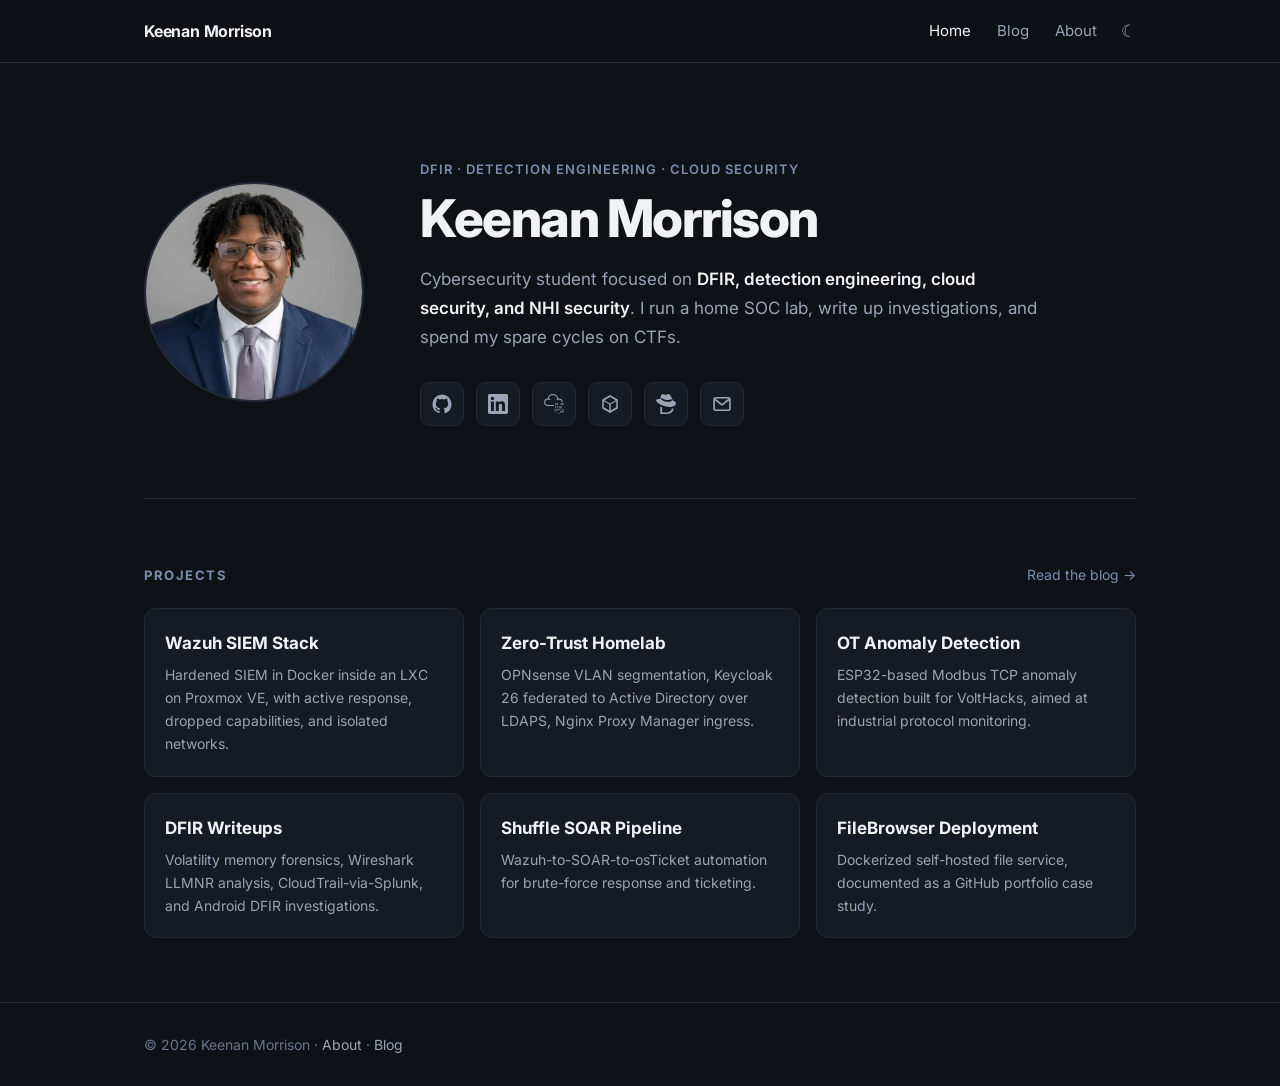
<file: index.html>
<!doctype html>
<html lang="en" data-theme="dark">
<head>
<meta charset="utf-8" />
<meta name="viewport" content="width=device-width, initial-scale=1" />
<title>Keenan Morrison</title>
<meta name="description" content="Keenan Morrison. Cybersecurity student focused on DFIR, detection engineering, and cloud security." />
<link rel="preconnect" href="https://fonts.googleapis.com" />
<link href="https://fonts.googleapis.com/css2?family=Inter:wght@400;500;600;700;800&display=swap" rel="stylesheet" />
<link rel="stylesheet" href="./assets/css/main.css" />
<link rel="stylesheet" href="./assets/css/home.css" />
</head>
<body>
<nav>
  <div class="nav">
    <a class="brand" href="./">Keenan Morrison</a>
    <div class="nav-links">
      <a href="./" class="active">Home</a>
      <a href="./blog" target="_blank" rel="noopener">Blog</a>
      <a href="./about">About</a>
    </div>
    <button class="toggle" id="toggle" aria-label="Toggle theme">☾</button>
  </div>
</nav>

<div class="wrap">
  <header class="hero">
    <img class="hero-photo" src="./images/152763773.jpg" alt="Keenan Morrison"
         onerror="this.style.background='var(--accent-soft)';this.alt='';this.removeAttribute('src');" />
    <div>
      <div class="tag">DFIR · Detection Engineering · Cloud Security</div>
      <h1>Keenan Morrison</h1>
      <p>Cybersecurity student focused on <strong>DFIR, detection engineering, cloud security, and NHI security</strong>. I run a home SOC lab, write up investigations, and spend my spare cycles on CTFs.</p>
      <div class="socials" id="socials"></div>
    </div>
  </header>

  <section id="projects">
    <div class="sec-head">
      <div class="sec-title">Projects</div>
      <a href="./blog" target="_blank" rel="noopener">Read the blog →</a>
    </div>
    <div class="proj" id="projects-grid"></div>
  </section>
</div>

<footer><div class="wrap">© <span id="yr"></span> Keenan Morrison · <a href="./about">About</a> · <a href="./blog" target="_blank" rel="noopener">Blog</a></div></footer>

<script src="./assets/js/icons.js"></script>
<script src="./assets/js/data.js"></script>
<script src="./assets/js/home.js"></script>
<script src="./assets/js/site.js"></script>
</body>
</html>
</file>
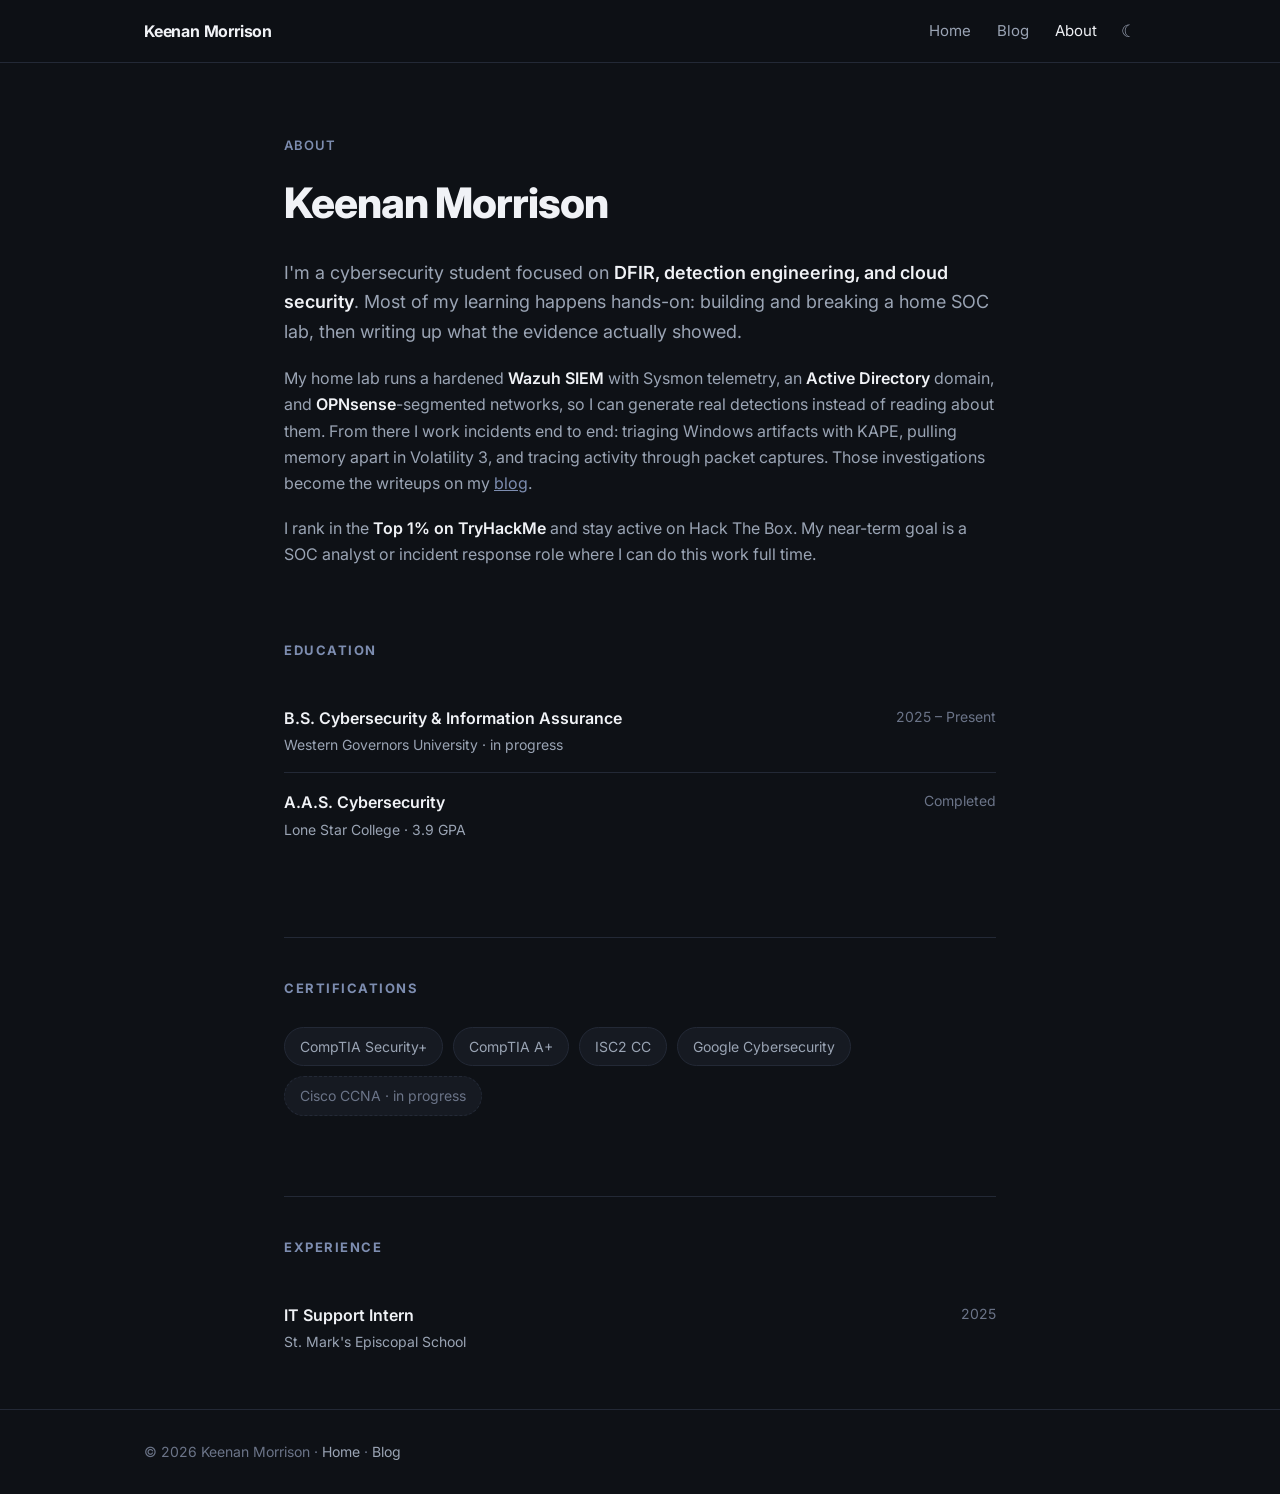
<file: about/index.html>
<!doctype html>
<html lang="en" data-theme="dark">
<head>
<meta charset="utf-8" />
<meta name="viewport" content="width=device-width, initial-scale=1" />
<title>About · Keenan Morrison</title>
<meta name="description" content="About Keenan Morrison. Degree, certifications, and experience in DFIR and detection engineering." />
<link rel="preconnect" href="https://fonts.googleapis.com" />
<link href="https://fonts.googleapis.com/css2?family=Inter:wght@400;500;600;700;800&display=swap" rel="stylesheet" />
<link rel="stylesheet" href="../assets/css/main.css" />
<link rel="stylesheet" href="../assets/css/about.css" />
</head>
<body>
<nav>
  <div class="nav">
    <a class="brand" href="../">Keenan Morrison</a>
    <div class="nav-links">
      <a href="../">Home</a>
      <a href="../blog" target="_blank" rel="noopener">Blog</a>
      <a href="./" class="active">About</a>
    </div>
    <button class="toggle" id="toggle" aria-label="Toggle theme">☾</button>
  </div>
</nav>

<div class="wrap about-wrap">
  <header class="page">
    <div class="tag">About</div>
    <h1>Keenan Morrison</h1>
    <p class="lede">I'm a cybersecurity student focused on <strong>DFIR, detection engineering, and cloud security</strong>. Most of my learning happens hands-on: building and breaking a home SOC lab, then writing up what the evidence actually showed.</p>
    <p class="prose">My home lab runs a hardened <strong>Wazuh SIEM</strong> with Sysmon telemetry, an <strong>Active Directory</strong> domain, and <strong>OPNsense</strong>-segmented networks, so I can generate real detections instead of reading about them. From there I work incidents end to end: triaging Windows artifacts with KAPE, pulling memory apart in Volatility 3, and tracing activity through packet captures. Those investigations become the writeups on my <a href="../blog" target="_blank" rel="noopener">blog</a>.</p>
    <p class="prose">I rank in the <strong>Top 1% on TryHackMe</strong> and stay active on Hack The Box. My near-term goal is a SOC analyst or incident response role where I can do this work full time.</p>
  </header>

  <section>
    <div class="sec-title">Education</div>
    <div class="item">
      <div><div class="role">B.S. Cybersecurity &amp; Information Assurance</div><div class="org">Western Governors University · in progress</div></div>
      <div class="when">2025 – Present</div>
    </div>
    <div class="item">
      <div><div class="role">A.A.S. Cybersecurity</div><div class="org">Lone Star College · 3.9 GPA</div></div>
      <div class="when">Completed</div>
    </div>
  </section>

  <section>
    <div class="sec-title">Certifications</div>
    <div class="bubbles">
      <span class="bubble">CompTIA Security+</span>
      <span class="bubble">CompTIA A+</span>
      <span class="bubble">ISC2 CC</span>
      <span class="bubble">Google Cybersecurity</span>
      <span class="bubble progress">Cisco CCNA · in progress</span>
    </div>
  </section>

  <section>
    <div class="sec-title">Experience</div>
    <div class="item">
      <div><div class="role">IT Support Intern</div><div class="org">St. Mark's Episcopal School</div></div>
      <div class="when">2025</div>
    </div>
  </section>
</div>

<footer><div class="wrap">© <span id="yr"></span> Keenan Morrison · <a href="../">Home</a> · <a href="../blog" target="_blank" rel="noopener">Blog</a></div></footer>

<script src="../assets/js/site.js"></script>
</body>
</html>
</file>
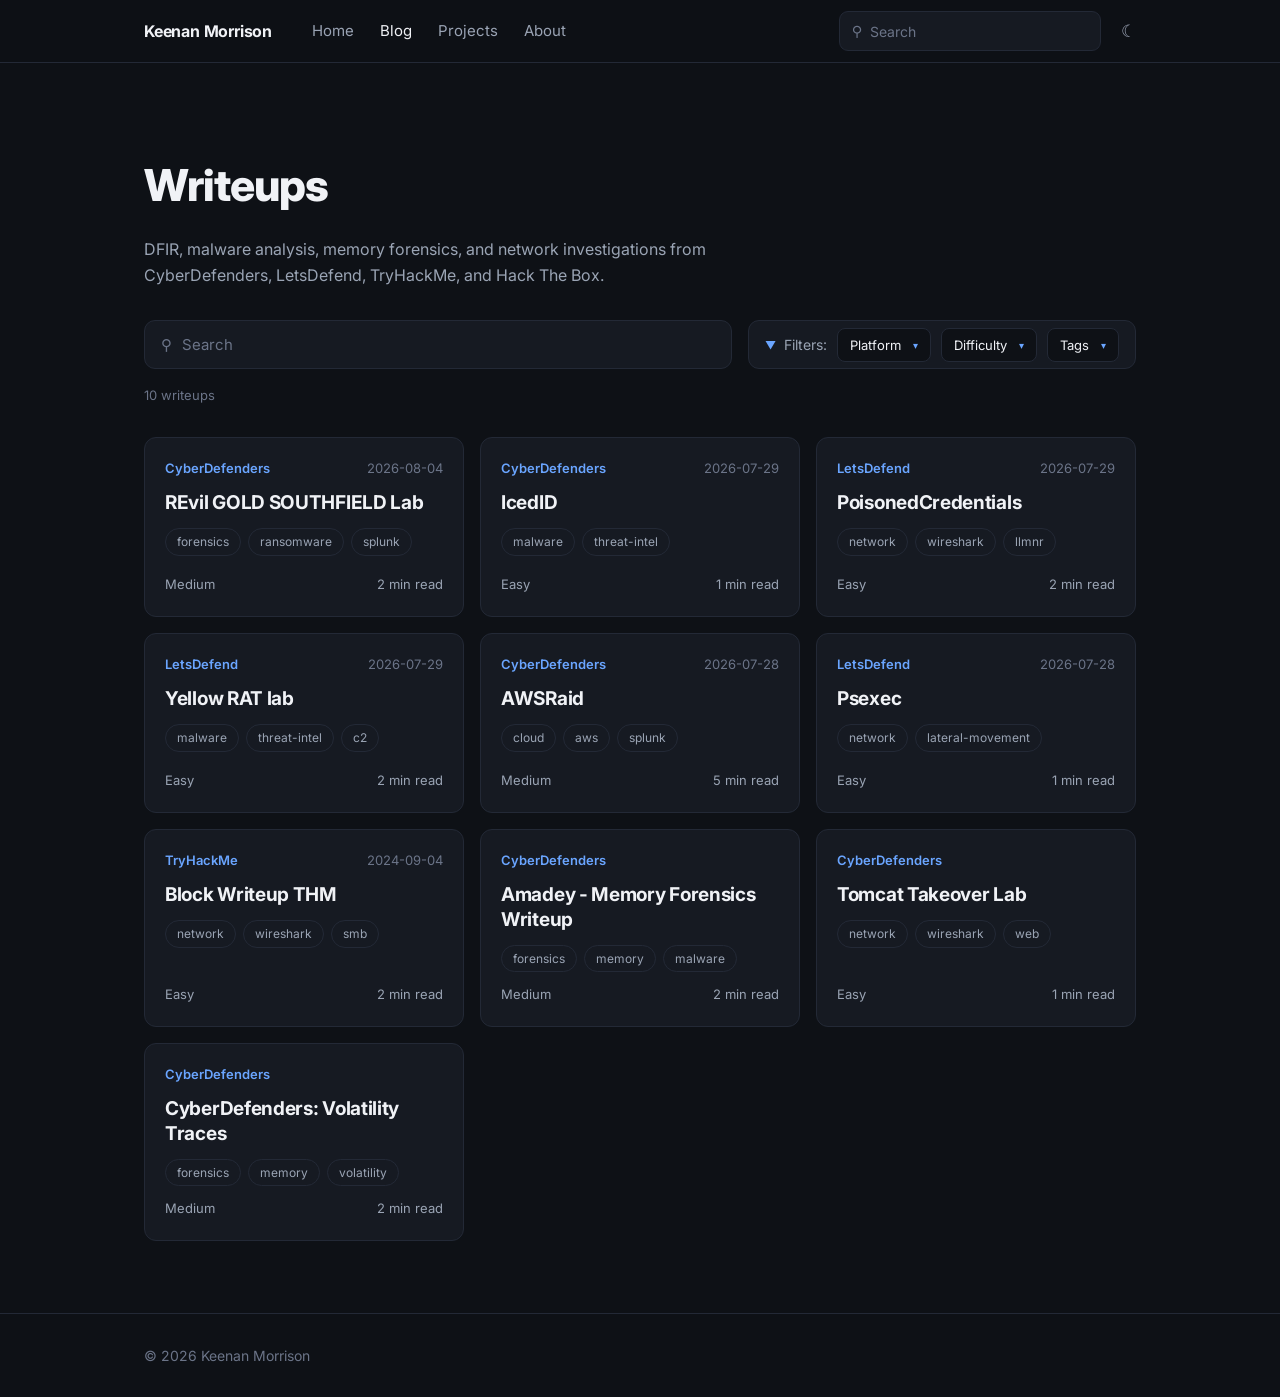
<file: blog/index.html>
<!doctype html>
<html lang="en" data-theme="dark">
<head>
<meta charset="utf-8" />
<meta name="viewport" content="width=device-width, initial-scale=1" />
<title>Writeups — Keenan Morrison</title>
<link rel="preconnect" href="https://fonts.googleapis.com" />
<link href="https://fonts.googleapis.com/css2?family=Inter:wght@400;500;600;700;800&family=JetBrains+Mono:wght@400;500;600;700&display=swap" rel="stylesheet" />
<link rel="stylesheet" href="./assets/blog.css" />
</head>
<body>
<nav><div class="nav">
  <a class="brand" href="/">Keenan Morrison</a>
  <div class="nav-links"><a href="/">Home</a><a href="/blog/" class="here">Blog</a><a href="/#projects">Projects</a><a href="/#about">About</a></div>
  <div class="nav-search"><span class="ns-ico">&#9906;</span><input id="navsearch" type="search" placeholder="Search" autocomplete="off" /></div>
  <button class="toggle" id="toggle" aria-label="Toggle theme">&#9790;</button>
</div></nav>
<div class="wrap">
  <header class="blog-head">
    <div class="sec-title"></div>
    <h1>Writeups</h1>
    <p>DFIR, malware analysis, memory forensics, and network investigations from CyberDefenders, LetsDefend, TryHackMe, and Hack The Box.</p>
  </header>
  <div class="filter">
    <div class="search-row">
      <div class="search-wrap"><span class="s-ico">&#9906;</span><input id="search" type="search" placeholder="Search" autocomplete="off" /></div>
      <div class="filters">
        <span class="f-label"><span class="f-ico">&#9660;</span>Filters:</span>
        <div class="dd" data-group="platform"><button class="dd-btn">Platform<span class="dd-count"></span> <span class="caret">&#9662;</span></button><div class="dd-menu"><label><input type="checkbox" value="cyberdefenders">CyberDefenders</label><label><input type="checkbox" value="letsdefend">LetsDefend</label><label><input type="checkbox" value="tryhackme">TryHackMe</label></div></div>
        <div class="dd" data-group="difficulty"><button class="dd-btn">Difficulty<span class="dd-count"></span> <span class="caret">&#9662;</span></button><div class="dd-menu"><label><input type="checkbox" value="easy">Easy</label><label><input type="checkbox" value="medium">Medium</label></div></div>
        <div class="dd" data-group="tags"><button class="dd-btn">Tags<span class="dd-count"></span> <span class="caret">&#9662;</span></button><div class="dd-menu dd-menu-wide"><label><input type="checkbox" value="aws">aws</label><label><input type="checkbox" value="c2">c2</label><label><input type="checkbox" value="cloud">cloud</label><label><input type="checkbox" value="forensics">forensics</label><label><input type="checkbox" value="lateral-movement">lateral-movement</label><label><input type="checkbox" value="llmnr">llmnr</label><label><input type="checkbox" value="malware">malware</label><label><input type="checkbox" value="memory">memory</label><label><input type="checkbox" value="network">network</label><label><input type="checkbox" value="ransomware">ransomware</label><label><input type="checkbox" value="smb">smb</label><label><input type="checkbox" value="splunk">splunk</label><label><input type="checkbox" value="threat-intel">threat-intel</label><label><input type="checkbox" value="volatility">volatility</label><label><input type="checkbox" value="web">web</label><label><input type="checkbox" value="wireshark">wireshark</label></div></div>
        <button id="clear" class="clear-btn" style="display:none">Clear</button>
      </div>
    </div>
    <div class="count" id="count"></div>
  </div>
  <section class="grid">
<a class="card" href="./posts/revil-gold-southfield-lab/" data-search="revil gold southfield lab cyberdefenders forensics ransomware splunk" data-tags="forensics ransomware splunk" data-platform="cyberdefenders" data-difficulty="medium">
  <div class="card-top">
    <span class="src">CyberDefenders</span>
    <span class="date">2026-08-04</span>
  </div>
  <h3>REvil GOLD SOUTHFIELD Lab</h3>
  <div class="tags"><span class="tag">forensics</span><span class="tag">ransomware</span><span class="tag">splunk</span></div>
  <div class="card-bot">
    <span class="diff">Medium</span>
    <span class="rt">2 min read</span>
  </div>
</a>
<a class="card" href="./posts/icedid/" data-search="icedid cyberdefenders malware threat-intel" data-tags="malware threat-intel" data-platform="cyberdefenders" data-difficulty="easy">
  <div class="card-top">
    <span class="src">CyberDefenders</span>
    <span class="date">2026-07-29</span>
  </div>
  <h3>IcedID</h3>
  <div class="tags"><span class="tag">malware</span><span class="tag">threat-intel</span></div>
  <div class="card-bot">
    <span class="diff">Easy</span>
    <span class="rt">1 min read</span>
  </div>
</a>
<a class="card" href="./posts/poisonedcredentials/" data-search="poisonedcredentials letsdefend network wireshark llmnr" data-tags="network wireshark llmnr" data-platform="letsdefend" data-difficulty="easy">
  <div class="card-top">
    <span class="src">LetsDefend</span>
    <span class="date">2026-07-29</span>
  </div>
  <h3>PoisonedCredentials</h3>
  <div class="tags"><span class="tag">network</span><span class="tag">wireshark</span><span class="tag">llmnr</span></div>
  <div class="card-bot">
    <span class="diff">Easy</span>
    <span class="rt">2 min read</span>
  </div>
</a>
<a class="card" href="./posts/yellow-rat-lab/" data-search="yellow rat lab letsdefend malware threat-intel c2" data-tags="malware threat-intel c2" data-platform="letsdefend" data-difficulty="easy">
  <div class="card-top">
    <span class="src">LetsDefend</span>
    <span class="date">2026-07-29</span>
  </div>
  <h3>Yellow RAT lab</h3>
  <div class="tags"><span class="tag">malware</span><span class="tag">threat-intel</span><span class="tag">c2</span></div>
  <div class="card-bot">
    <span class="diff">Easy</span>
    <span class="rt">2 min read</span>
  </div>
</a>
<a class="card" href="./posts/awsraid/" data-search="awsraid cyberdefenders cloud aws splunk" data-tags="cloud aws splunk" data-platform="cyberdefenders" data-difficulty="medium">
  <div class="card-top">
    <span class="src">CyberDefenders</span>
    <span class="date">2026-07-28</span>
  </div>
  <h3>AWSRaid</h3>
  <div class="tags"><span class="tag">cloud</span><span class="tag">aws</span><span class="tag">splunk</span></div>
  <div class="card-bot">
    <span class="diff">Medium</span>
    <span class="rt">5 min read</span>
  </div>
</a>
<a class="card" href="./posts/psexec/" data-search="psexec letsdefend network lateral-movement" data-tags="network lateral-movement" data-platform="letsdefend" data-difficulty="easy">
  <div class="card-top">
    <span class="src">LetsDefend</span>
    <span class="date">2026-07-28</span>
  </div>
  <h3>Psexec</h3>
  <div class="tags"><span class="tag">network</span><span class="tag">lateral-movement</span></div>
  <div class="card-bot">
    <span class="diff">Easy</span>
    <span class="rt">1 min read</span>
  </div>
</a>
<a class="card" href="./posts/block/" data-search="block writeup thm tryhackme network wireshark smb" data-tags="network wireshark smb" data-platform="tryhackme" data-difficulty="easy">
  <div class="card-top">
    <span class="src">TryHackMe</span>
    <span class="date">2024-09-04</span>
  </div>
  <h3>Block Writeup THM</h3>
  <div class="tags"><span class="tag">network</span><span class="tag">wireshark</span><span class="tag">smb</span></div>
  <div class="card-bot">
    <span class="diff">Easy</span>
    <span class="rt">2 min read</span>
  </div>
</a>
<a class="card" href="./posts/amadey/" data-search="amadey - memory forensics writeup cyberdefenders forensics memory malware" data-tags="forensics memory malware" data-platform="cyberdefenders" data-difficulty="medium">
  <div class="card-top">
    <span class="src">CyberDefenders</span>
    <span class="date"></span>
  </div>
  <h3>Amadey - Memory Forensics Writeup</h3>
  <div class="tags"><span class="tag">forensics</span><span class="tag">memory</span><span class="tag">malware</span></div>
  <div class="card-bot">
    <span class="diff">Medium</span>
    <span class="rt">2 min read</span>
  </div>
</a>
<a class="card" href="./posts/tomcat-takeover-lab/" data-search="tomcat takeover lab cyberdefenders network wireshark web" data-tags="network wireshark web" data-platform="cyberdefenders" data-difficulty="easy">
  <div class="card-top">
    <span class="src">CyberDefenders</span>
    <span class="date"></span>
  </div>
  <h3>Tomcat Takeover Lab</h3>
  <div class="tags"><span class="tag">network</span><span class="tag">wireshark</span><span class="tag">web</span></div>
  <div class="card-bot">
    <span class="diff">Easy</span>
    <span class="rt">1 min read</span>
  </div>
</a>
<a class="card" href="./posts/volatility-traces/" data-search="cyberdefenders: volatility traces cyberdefenders forensics memory volatility" data-tags="forensics memory volatility" data-platform="cyberdefenders" data-difficulty="medium">
  <div class="card-top">
    <span class="src">CyberDefenders</span>
    <span class="date"></span>
  </div>
  <h3>CyberDefenders: Volatility Traces</h3>
  <div class="tags"><span class="tag">forensics</span><span class="tag">memory</span><span class="tag">volatility</span></div>
  <div class="card-bot">
    <span class="diff">Medium</span>
    <span class="rt">2 min read</span>
  </div>
</a>
  </section>
  <div class="empty" id="empty" style="display:none">No writeups match that search.</div>
</div>
<script>
  (function(){
    var params = new URLSearchParams(location.search);
    var search = document.getElementById('search');
    var nav = document.getElementById('navsearch');
    var clear = document.getElementById('clear');
    var count = document.getElementById('count');
    var empty = document.getElementById('empty');
    var cards = [].slice.call(document.querySelectorAll('.card'));
    var dropdowns = [].slice.call(document.querySelectorAll('.dd'));
    var tagBoxes = [].slice.call(document.querySelectorAll('.dd[data-group="tags"] input'));
    cards.forEach(function(card){
      card.hay = [card.getAttribute('data-search'), card.getAttribute('data-difficulty'), card.querySelector('.date').textContent].join(' ').toLowerCase();
    });
    if (params.get('q')) { search.value = params.get('q'); if (nav) nav.value = params.get('q'); }
    (params.get('tag') || '').split(',').forEach(function(t){
      tagBoxes.forEach(function(i){ if (i.value === t) i.checked = true; });
    });

    function checked(group){
      return [].slice.call(document.querySelectorAll('.dd[data-group="'+group+'"] input:checked')).map(function(i){return i.value;});
    }
    function apply(){
      // every typed word must appear somewhere in the card (title, platform, tags, difficulty, date)
      var words = search.value.trim().toLowerCase().split(/\s+/).filter(Boolean);
      var plat = checked('platform'), diff = checked('difficulty'), tags = checked('tags');
      var shown = 0;
      cards.forEach(function(card){
        var cTags = card.getAttribute('data-tags').split(' ');
        var cPlat = card.getAttribute('data-platform');
        var cDiff = card.getAttribute('data-difficulty');
        var ok = words.every(function(w){ return card.hay.indexOf(w) !== -1; })
          && (!plat.length || plat.indexOf(cPlat) !== -1)
          && (!diff.length || diff.indexOf(cDiff) !== -1)
          && (!tags.length || tags.every(function(t){ return cTags.indexOf(t) !== -1; }));
        card.style.display = ok ? '' : 'none';
        if (ok) shown++;
        card.querySelectorAll('.tag').forEach(function(el){ el.classList.toggle('on', tags.indexOf(el.textContent) !== -1); });
      });
      count.textContent = shown + (shown === 1 ? ' writeup' : ' writeups');
      empty.style.display = shown ? 'none' : 'block';
      var any = words.length || plat.length || diff.length || tags.length;
      clear.style.display = any ? '' : 'none';
      dropdowns.forEach(function(dd){
        var n = dd.querySelectorAll('input:checked').length;
        dd.querySelector('.dd-count').textContent = n ? ' ('+n+')' : '';
      });
      // keep the URL shareable
      var p = new URLSearchParams();
      if (search.value.trim()) p.set('q', search.value.trim());
      if (tags.length) p.set('tag', tags.join(','));
      var qs = p.toString();
      history.replaceState(null, '', location.pathname + (qs ? '?' + qs : ''));
    }
    // clicking a tag on a card toggles that tag filter instead of opening the post
    document.querySelector('.grid').addEventListener('click', function(e){
      var tag = e.target.closest('.tag');
      if (!tag) return;
      e.preventDefault();
      tagBoxes.forEach(function(i){ if (i.value === tag.textContent) i.checked = !i.checked; });
      apply();
    });
    search.addEventListener('input', function(){ if (nav) nav.value = search.value; apply(); });
    if (nav) nav.addEventListener('input', function(){ search.value = nav.value; apply(); });
    document.querySelectorAll('.dd input').forEach(function(i){ i.addEventListener('change', apply); });
    dropdowns.forEach(function(dd){
      var btn = dd.querySelector('.dd-btn');
      btn.addEventListener('click', function(e){
        e.stopPropagation();
        var open = dd.classList.contains('open');
        dropdowns.forEach(function(o){ o.classList.remove('open'); });
        if (!open) dd.classList.add('open');
      });
    });
    document.addEventListener('click', function(){ dropdowns.forEach(function(o){ o.classList.remove('open'); }); });
    clear.addEventListener('click', function(){
      search.value = ''; if (nav) nav.value = '';
      document.querySelectorAll('.dd input:checked').forEach(function(i){ i.checked = false; });
      apply();
    });
    apply();
  })();</script>
<footer><div class="wrap">&copy; <span id="yr"></span> Keenan Morrison</div></footer>
<script>
  const r = document.documentElement;
  const s = localStorage.getItem('theme'); if (s) r.setAttribute('data-theme', s);
  const t = document.getElementById('toggle');
  if (t) t.onclick = () => { const n = r.getAttribute('data-theme') === 'light' ? 'dark' : 'light'; r.setAttribute('data-theme', n); localStorage.setItem('theme', n); };
  const y = document.getElementById('yr'); if (y) y.textContent = new Date().getFullYear();
  const ns = document.getElementById('navsearch');
  if (ns) ns.addEventListener('keydown', e => { if (e.key === 'Enter' && !document.getElementById('search')) location.href = '/blog/?q=' + encodeURIComponent(ns.value); });
</script>
</body>
</html>
</file>
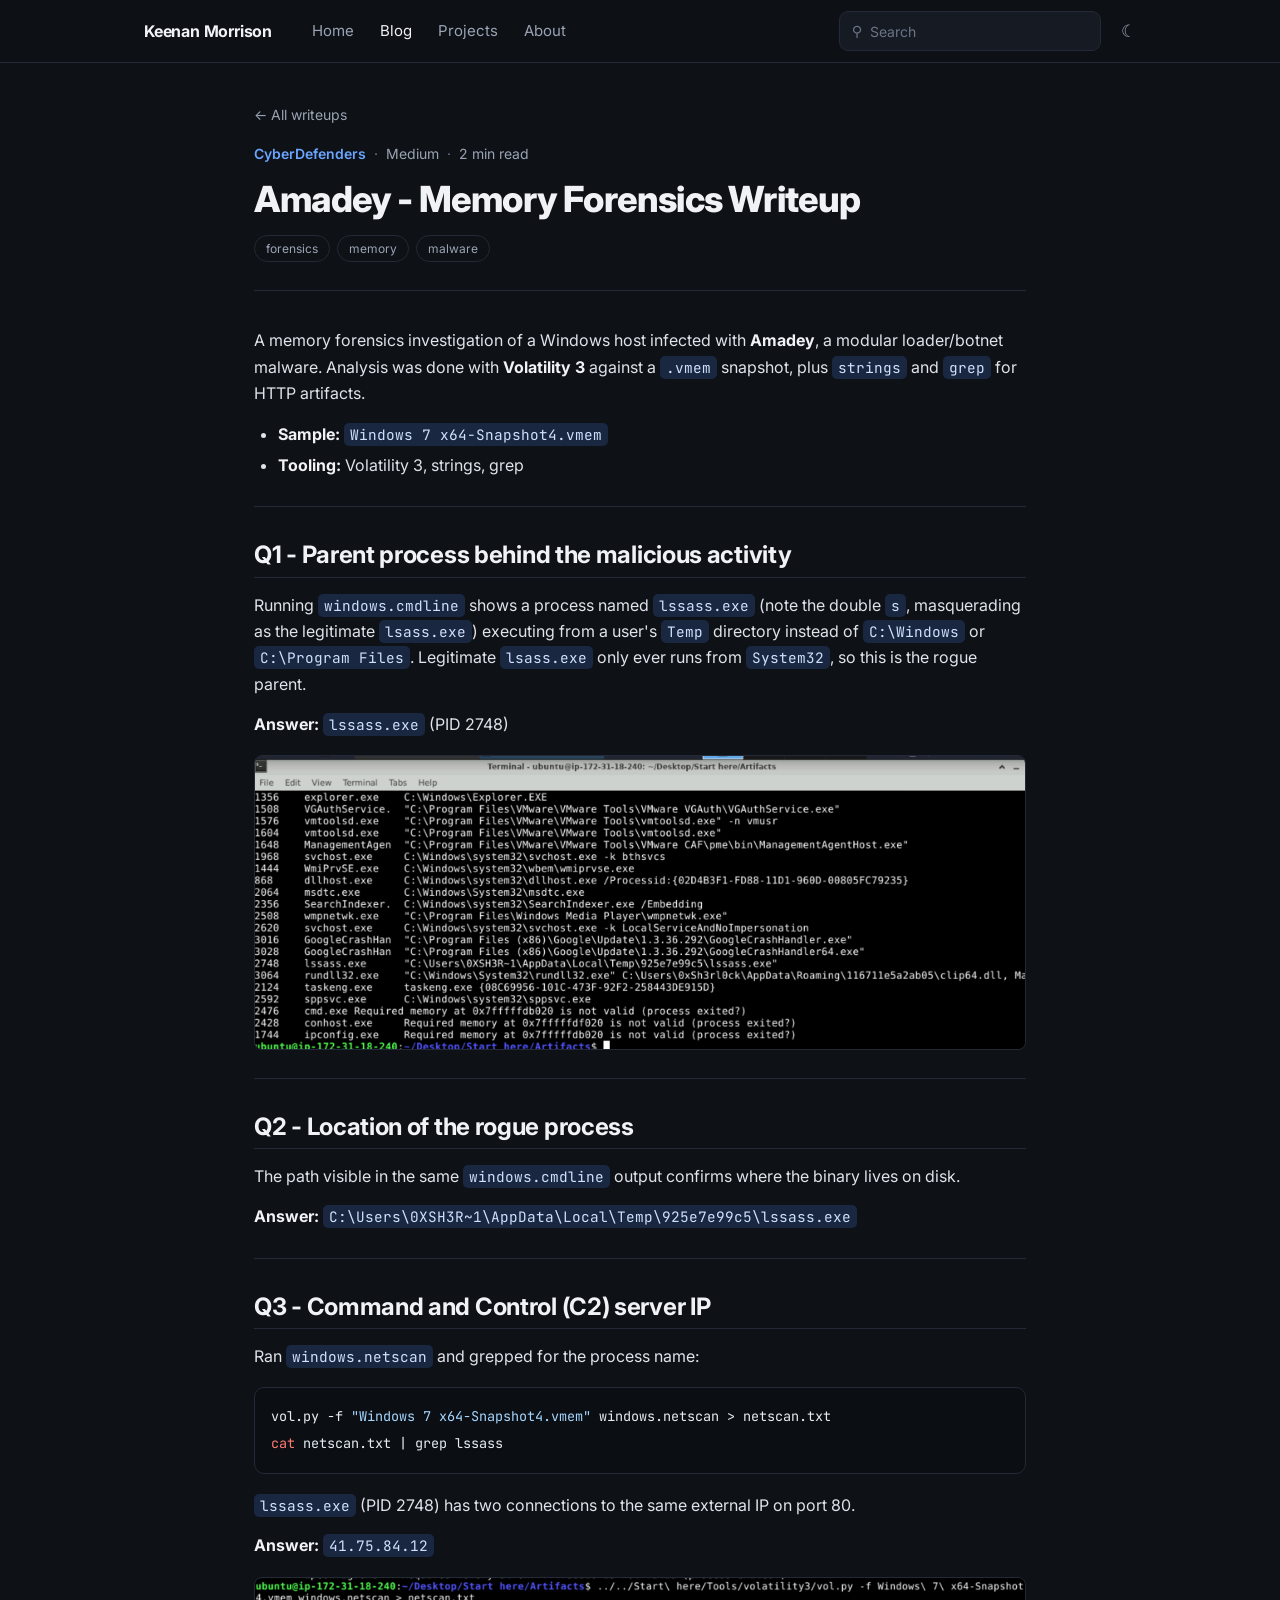
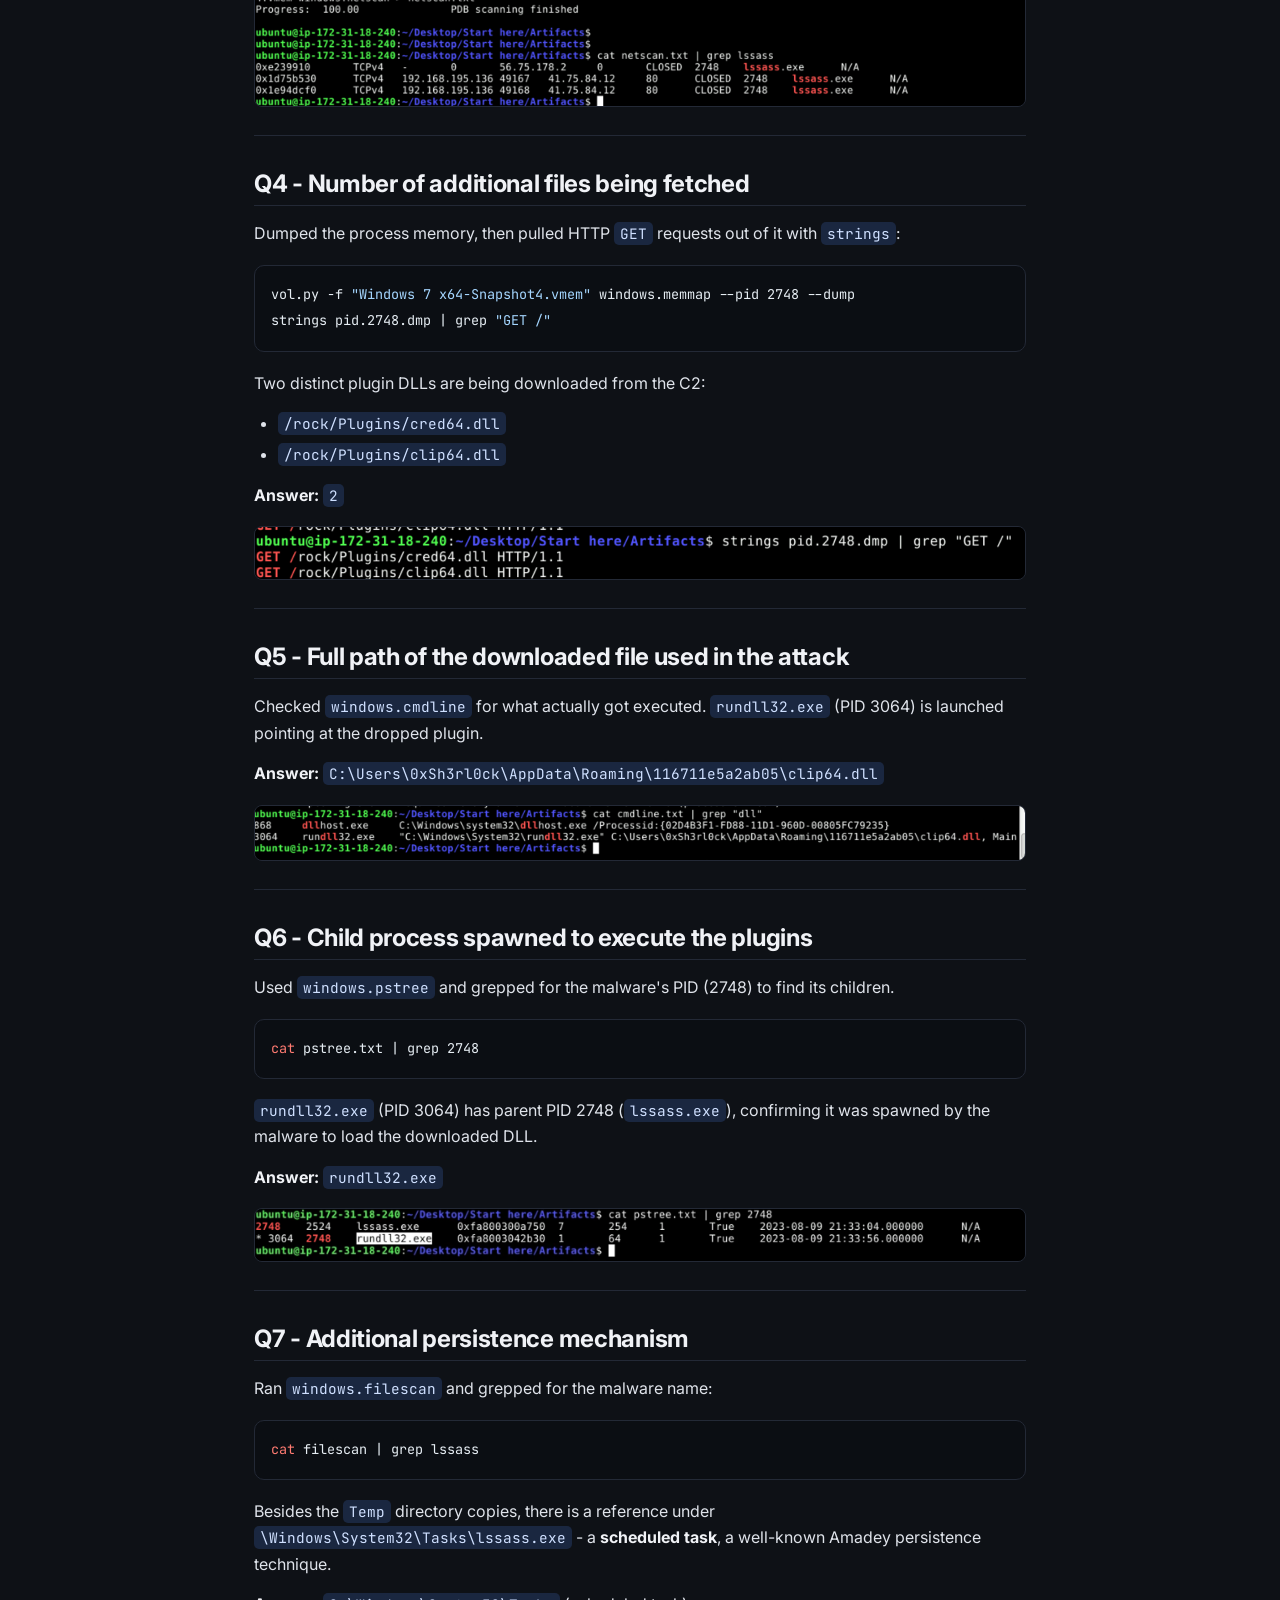
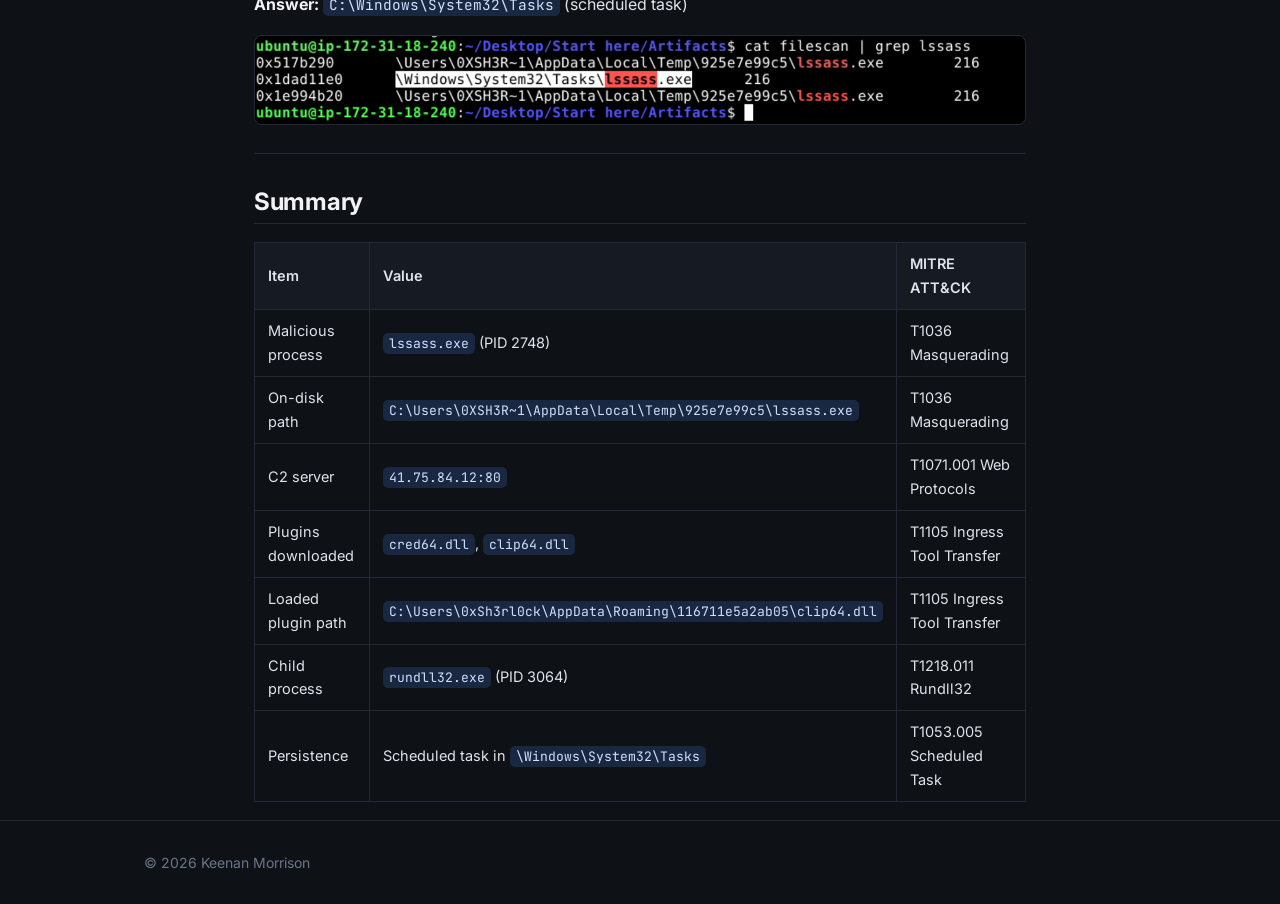
<file: blog/posts/amadey/index.html>
<!doctype html>
<html lang="en" data-theme="dark">
<head>
<meta charset="utf-8" />
<meta name="viewport" content="width=device-width, initial-scale=1" />
<title>Amadey - Memory Forensics Writeup — Keenan Morrison</title>
<link rel="preconnect" href="https://fonts.googleapis.com" />
<link href="https://fonts.googleapis.com/css2?family=Inter:wght@400;500;600;700;800&family=JetBrains+Mono:wght@400;500;600;700&display=swap" rel="stylesheet" />
<link rel="stylesheet" href="../../assets/blog.css" />
</head>
<body>
<nav><div class="nav">
  <a class="brand" href="/">Keenan Morrison</a>
  <div class="nav-links"><a href="/">Home</a><a href="/blog/" class="here">Blog</a><a href="/#projects">Projects</a><a href="/#about">About</a></div>
  <div class="nav-search"><span class="ns-ico">&#9906;</span><input id="navsearch" type="search" placeholder="Search" autocomplete="off" /></div>
  <button class="toggle" id="toggle" aria-label="Toggle theme">&#9790;</button>
</div></nav>
<div class="wrap post">
  <a class="back" href="/blog/">&larr; All writeups</a>
  <header class="post-head">
    <div class="post-meta">
      <span class="src">CyberDefenders</span>
      <span class="dot">&middot;</span><span>Medium</span>
      
      <span class="dot">&middot;</span><span>2 min read</span>
    </div>
    <h1>Amadey - Memory Forensics Writeup</h1>
    <div class="tags"><a class="tag" href="/blog/?tag=forensics">forensics</a><a class="tag" href="/blog/?tag=memory">memory</a><a class="tag" href="/blog/?tag=malware">malware</a></div>
  </header>
  <article class="prose">
<p>A memory forensics investigation of a Windows host infected with <strong>Amadey</strong>, a modular loader/botnet malware. Analysis was done with <strong>Volatility 3</strong> against a <code>.vmem</code> snapshot, plus <code>strings</code> and <code>grep</code> for HTTP artifacts.</p>
<ul>
<li><strong>Sample:</strong> <code>Windows 7 x64-Snapshot4.vmem</code></li>
<li><strong>Tooling:</strong> Volatility 3, strings, grep</li>
</ul>
<hr>
<h2>Q1 - Parent process behind the malicious activity</h2>
<p>Running <code>windows.cmdline</code> shows a process named <code>lssass.exe</code> (note the double <code>s</code>, masquerading as the legitimate <code>lsass.exe</code>) executing from a user's <code>Temp</code> directory instead of <code>C:\Windows</code> or <code>C:\Program Files</code>. Legitimate <code>lsass.exe</code> only ever runs from <code>System32</code>, so this is the rogue parent.</p>
<p><strong>Answer:</strong> <code>lssass.exe</code> (PID 2748)</p>
<p><img src="img/01-cmdline-lssass.png" alt="cmdline output showing lssass.exe"></p>
<hr>
<h2>Q2 - Location of the rogue process</h2>
<p>The path visible in the same <code>windows.cmdline</code> output confirms where the binary lives on disk.</p>
<p><strong>Answer:</strong> <code>C:\Users\0XSH3R~1\AppData\Local\Temp\925e7e99c5\lssass.exe</code></p>
<hr>
<h2>Q3 - Command and Control (C2) server IP</h2>
<p>Ran <code>windows.netscan</code> and grepped for the process name:</p>
<pre class="hl"><code>vol.py -f <span class="hljs-string">&quot;Windows 7 x64-Snapshot4.vmem&quot;</span> windows.netscan &gt; netscan.txt
<span class="hljs-built_in">cat</span> netscan.txt | grep lssass
</code></pre>
<p><code>lssass.exe</code> (PID 2748) has two connections to the same external IP on port 80.</p>
<p><strong>Answer:</strong> <code>41.75.84.12</code></p>
<p><img src="img/02-netscan-c2.png" alt="netscan output showing C2 IP"></p>
<hr>
<h2>Q4 - Number of additional files being fetched</h2>
<p>Dumped the process memory, then pulled HTTP <code>GET</code> requests out of it with <code>strings</code>:</p>
<pre class="hl"><code>vol.py -f <span class="hljs-string">&quot;Windows 7 x64-Snapshot4.vmem&quot;</span> windows.memmap --pid 2748 --dump
strings pid.2748.dmp | grep <span class="hljs-string">&quot;GET /&quot;</span>
</code></pre>
<p>Two distinct plugin DLLs are being downloaded from the C2:</p>
<ul>
<li><code>/rock/Plugins/cred64.dll</code></li>
<li><code>/rock/Plugins/clip64.dll</code></li>
</ul>
<p><strong>Answer:</strong> <code>2</code></p>
<p><img src="img/03-strings-get.png" alt="strings GET requests"></p>
<hr>
<h2>Q5 - Full path of the downloaded file used in the attack</h2>
<p>Checked <code>windows.cmdline</code> for what actually got executed. <code>rundll32.exe</code> (PID 3064) is launched pointing at the dropped plugin.</p>
<p><strong>Answer:</strong> <code>C:\Users\0xSh3rl0ck\AppData\Roaming\116711e5a2ab05\clip64.dll</code></p>
<p><img src="img/04-cmdline-rundll32.png" alt="cmdline showing rundll32 loading clip64.dll"></p>
<hr>
<h2>Q6 - Child process spawned to execute the plugins</h2>
<p>Used <code>windows.pstree</code> and grepped for the malware's PID (2748) to find its children.</p>
<pre class="hl"><code><span class="hljs-built_in">cat</span> pstree.txt | grep 2748
</code></pre>
<p><code>rundll32.exe</code> (PID 3064) has parent PID 2748 (<code>lssass.exe</code>), confirming it was spawned by the malware to load the downloaded DLL.</p>
<p><strong>Answer:</strong> <code>rundll32.exe</code></p>
<p><img src="img/05-pstree-child.png" alt="pstree showing rundll32 child"></p>
<hr>
<h2>Q7 - Additional persistence mechanism</h2>
<p>Ran <code>windows.filescan</code> and grepped for the malware name:</p>
<pre class="hl"><code><span class="hljs-built_in">cat</span> filescan | grep lssass
</code></pre>
<p>Besides the <code>Temp</code> directory copies, there is a reference under <code>\Windows\System32\Tasks\lssass.exe</code> - a <strong>scheduled task</strong>, a well-known Amadey persistence technique.</p>
<p><strong>Answer:</strong> <code>C:\Windows\System32\Tasks</code> (scheduled task)</p>
<p><img src="img/06-filescan-persistence.png" alt="filescan showing Tasks persistence"></p>
<hr>
<h2>Summary</h2>
<table>
<thead>
<tr>
<th>Item</th>
<th>Value</th>
<th>MITRE ATT&amp;CK</th>
</tr>
</thead>
<tbody>
<tr>
<td>Malicious process</td>
<td><code>lssass.exe</code> (PID 2748)</td>
<td>T1036 Masquerading</td>
</tr>
<tr>
<td>On-disk path</td>
<td><code>C:\Users\0XSH3R~1\AppData\Local\Temp\925e7e99c5\lssass.exe</code></td>
<td>T1036 Masquerading</td>
</tr>
<tr>
<td>C2 server</td>
<td><code>41.75.84.12:80</code></td>
<td>T1071.001 Web Protocols</td>
</tr>
<tr>
<td>Plugins downloaded</td>
<td><code>cred64.dll</code>, <code>clip64.dll</code></td>
<td>T1105 Ingress Tool Transfer</td>
</tr>
<tr>
<td>Loaded plugin path</td>
<td><code>C:\Users\0xSh3rl0ck\AppData\Roaming\116711e5a2ab05\clip64.dll</code></td>
<td>T1105 Ingress Tool Transfer</td>
</tr>
<tr>
<td>Child process</td>
<td><code>rundll32.exe</code> (PID 3064)</td>
<td>T1218.011 Rundll32</td>
</tr>
<tr>
<td>Persistence</td>
<td>Scheduled task in <code>\Windows\System32\Tasks</code></td>
<td>T1053.005 Scheduled Task</td>
</tr>
</tbody>
</table>

  </article>
</div>
<footer><div class="wrap">&copy; <span id="yr"></span> Keenan Morrison</div></footer>
<script>
  const r = document.documentElement;
  const s = localStorage.getItem('theme'); if (s) r.setAttribute('data-theme', s);
  const t = document.getElementById('toggle');
  if (t) t.onclick = () => { const n = r.getAttribute('data-theme') === 'light' ? 'dark' : 'light'; r.setAttribute('data-theme', n); localStorage.setItem('theme', n); };
  const y = document.getElementById('yr'); if (y) y.textContent = new Date().getFullYear();
</script>
<script src="../../assets/blog-search.js"></script>
</body>
</html>
</file>
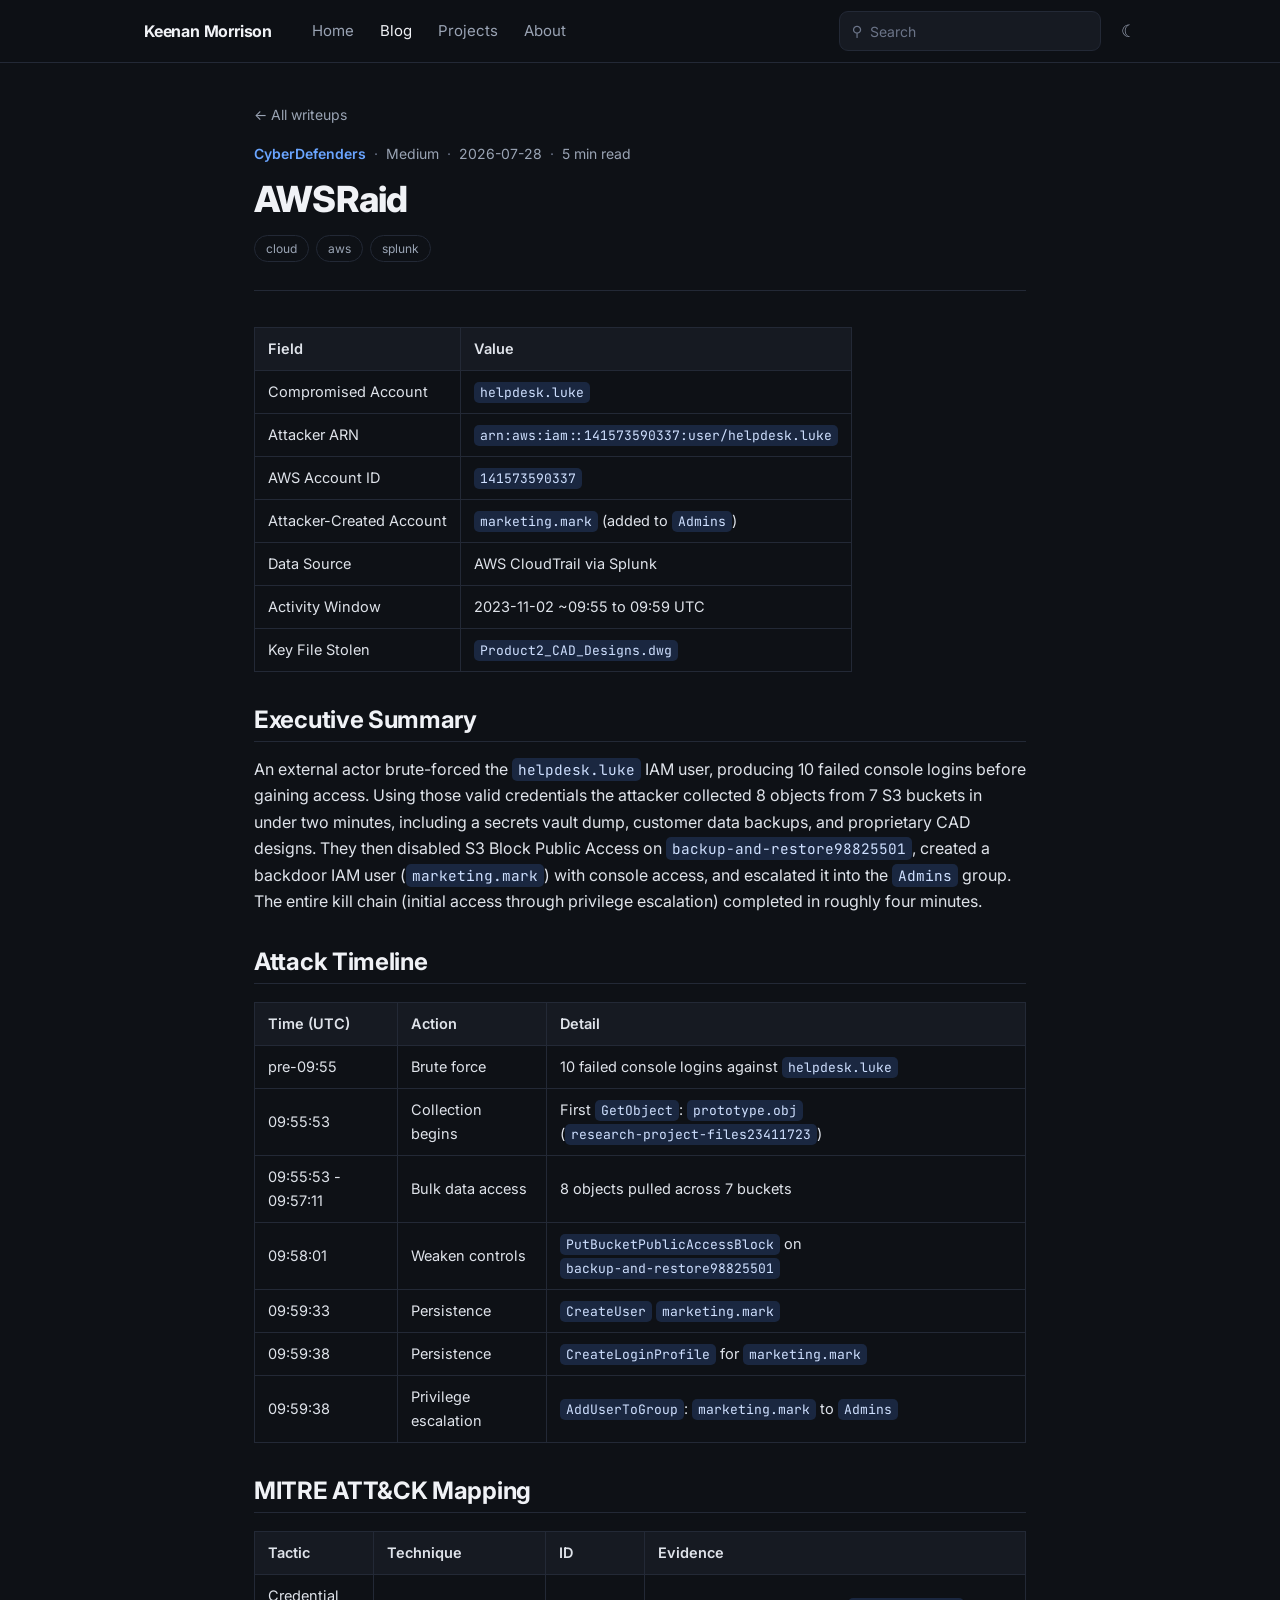
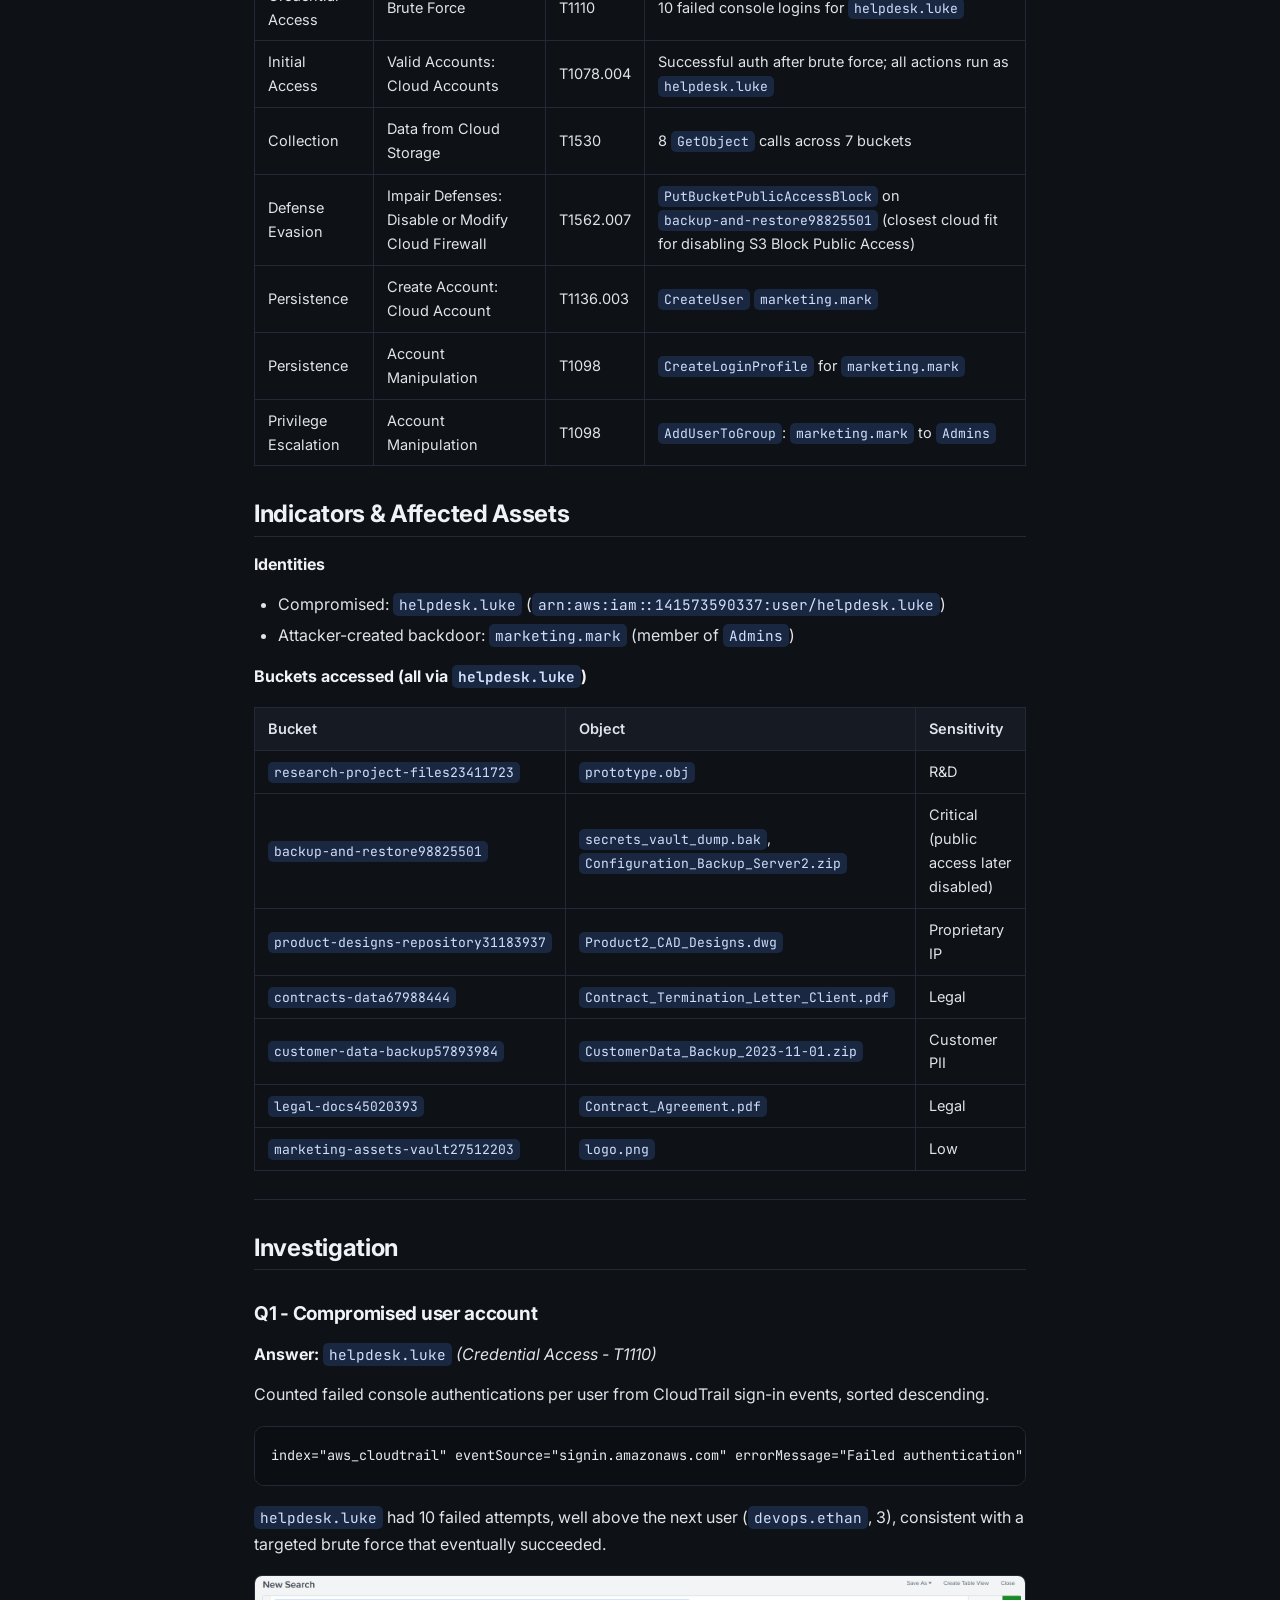
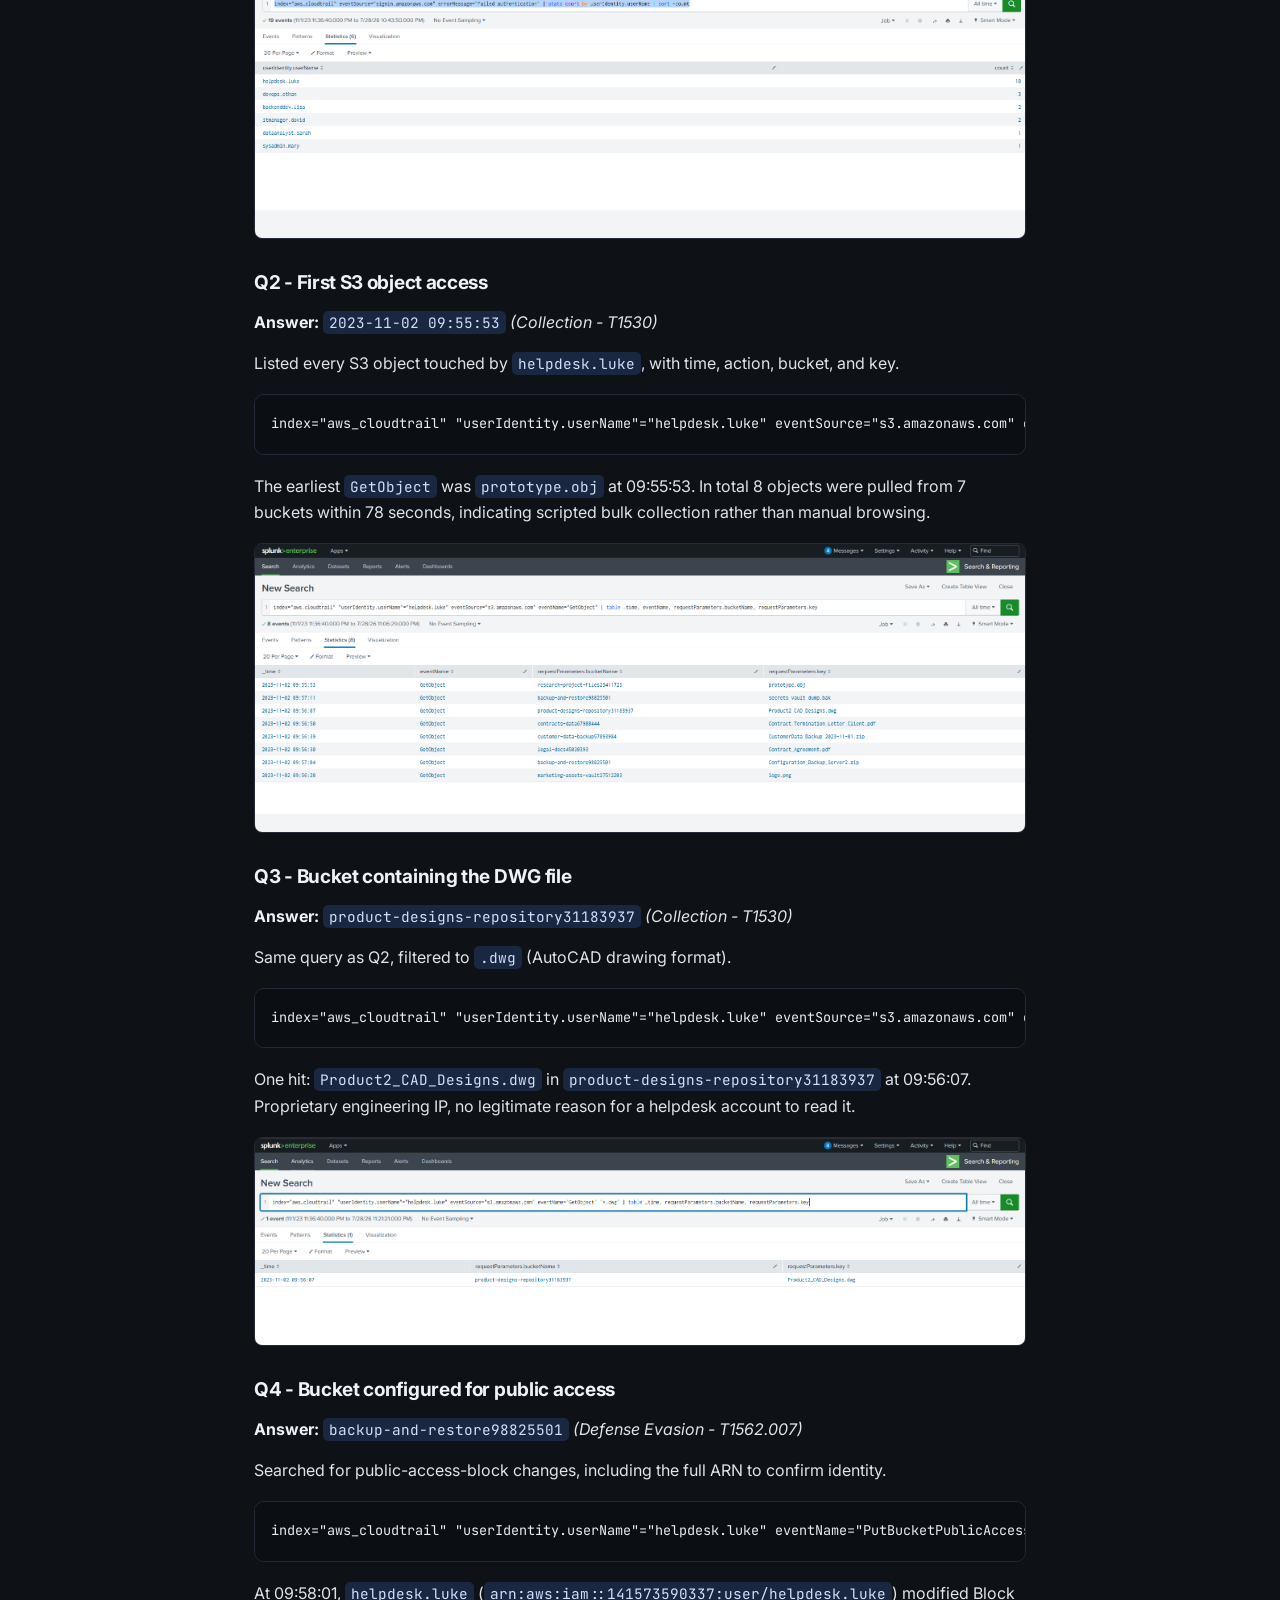
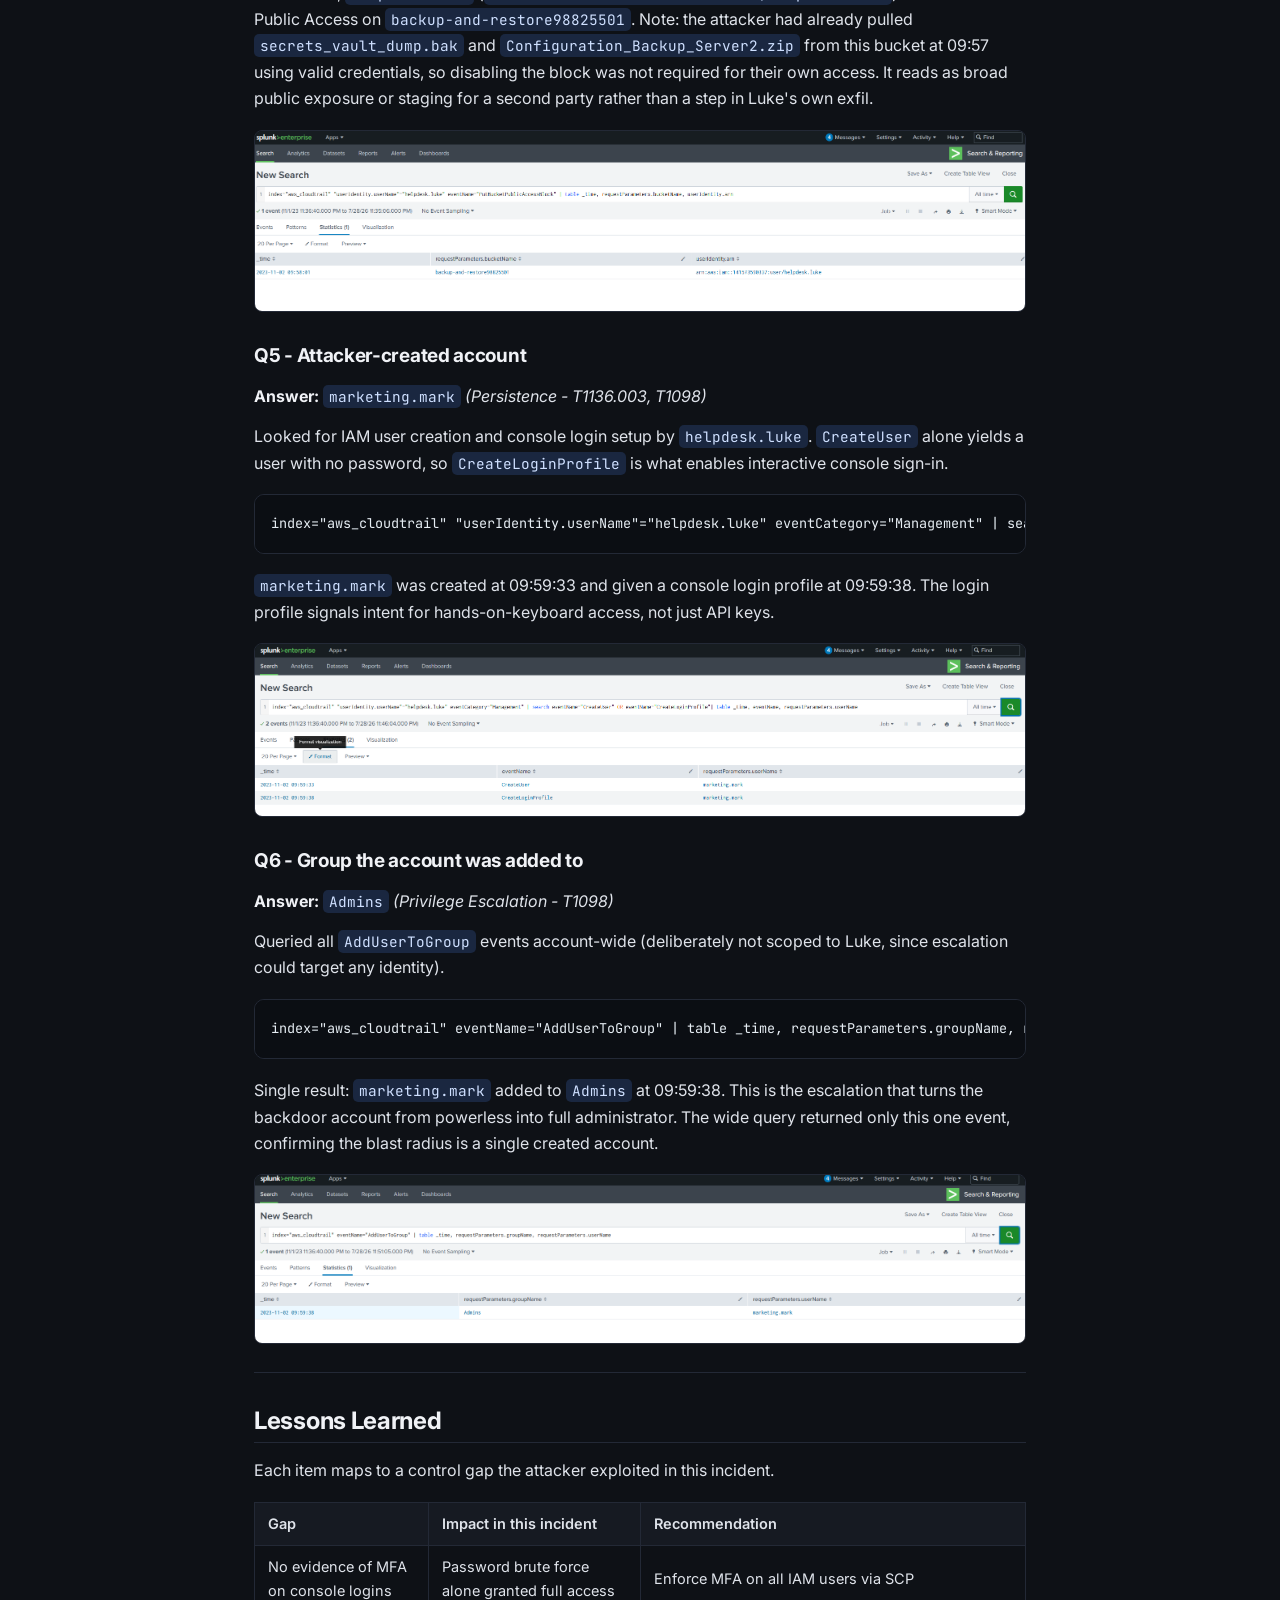
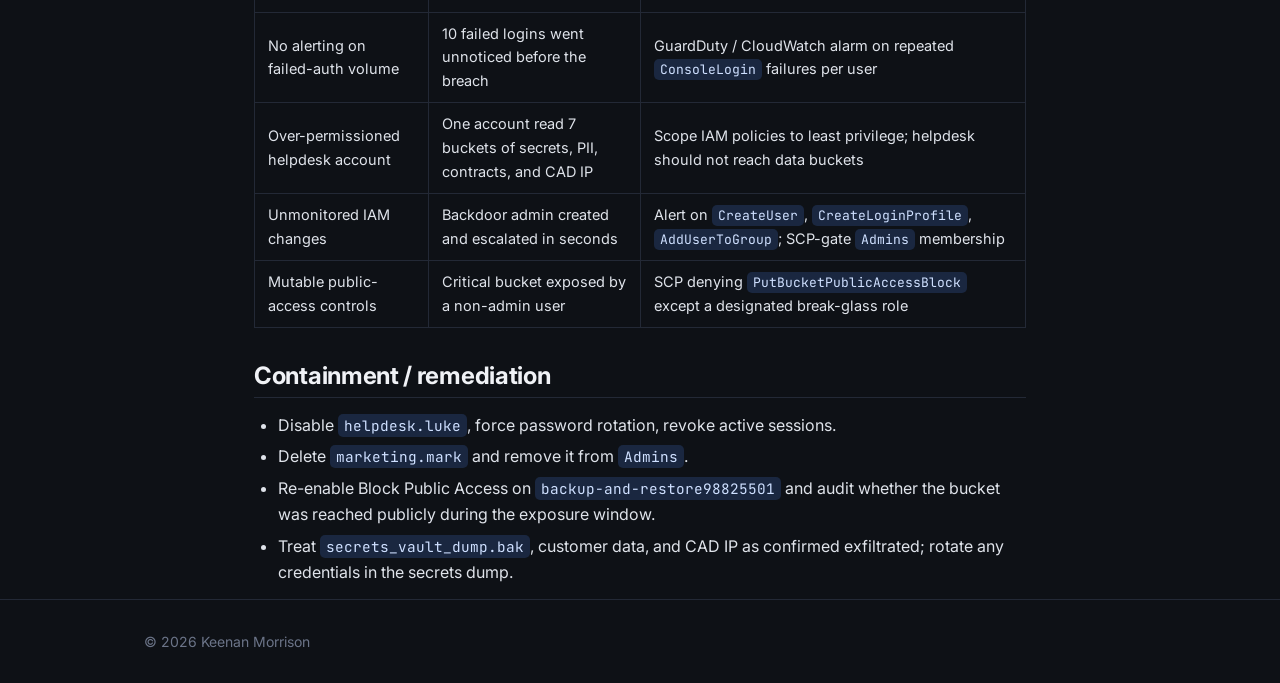
<file: blog/posts/awsraid/index.html>
<!doctype html>
<html lang="en" data-theme="dark">
<head>
<meta charset="utf-8" />
<meta name="viewport" content="width=device-width, initial-scale=1" />
<title>AWSRaid — Keenan Morrison</title>
<link rel="preconnect" href="https://fonts.googleapis.com" />
<link href="https://fonts.googleapis.com/css2?family=Inter:wght@400;500;600;700;800&family=JetBrains+Mono:wght@400;500;600;700&display=swap" rel="stylesheet" />
<link rel="stylesheet" href="../../assets/blog.css" />
</head>
<body>
<nav><div class="nav">
  <a class="brand" href="/">Keenan Morrison</a>
  <div class="nav-links"><a href="/">Home</a><a href="/blog/" class="here">Blog</a><a href="/#projects">Projects</a><a href="/#about">About</a></div>
  <div class="nav-search"><span class="ns-ico">&#9906;</span><input id="navsearch" type="search" placeholder="Search" autocomplete="off" /></div>
  <button class="toggle" id="toggle" aria-label="Toggle theme">&#9790;</button>
</div></nav>
<div class="wrap post">
  <a class="back" href="/blog/">&larr; All writeups</a>
  <header class="post-head">
    <div class="post-meta">
      <span class="src">CyberDefenders</span>
      <span class="dot">&middot;</span><span>Medium</span>
      <span class="dot">&middot;</span><span>2026-07-28</span>
      <span class="dot">&middot;</span><span>5 min read</span>
    </div>
    <h1>AWSRaid</h1>
    <div class="tags"><a class="tag" href="/blog/?tag=cloud">cloud</a><a class="tag" href="/blog/?tag=aws">aws</a><a class="tag" href="/blog/?tag=splunk">splunk</a></div>
  </header>
  <article class="prose">
<table>
<thead>
<tr>
<th>Field</th>
<th>Value</th>
</tr>
</thead>
<tbody>
<tr>
<td>Compromised Account</td>
<td><code>helpdesk.luke</code></td>
</tr>
<tr>
<td>Attacker ARN</td>
<td><code>arn:aws:iam::141573590337:user/helpdesk.luke</code></td>
</tr>
<tr>
<td>AWS Account ID</td>
<td><code>141573590337</code></td>
</tr>
<tr>
<td>Attacker-Created Account</td>
<td><code>marketing.mark</code> (added to <code>Admins</code>)</td>
</tr>
<tr>
<td>Data Source</td>
<td>AWS CloudTrail via Splunk</td>
</tr>
<tr>
<td>Activity Window</td>
<td>2023-11-02 ~09:55 to 09:59 UTC</td>
</tr>
<tr>
<td>Key File Stolen</td>
<td><code>Product2_CAD_Designs.dwg</code></td>
</tr>
</tbody>
</table>
<h2>Executive Summary</h2>
<p>An external actor brute-forced the <code>helpdesk.luke</code> IAM user, producing 10 failed console logins before gaining access. Using those valid credentials the attacker collected 8 objects from 7 S3 buckets in under two minutes, including a secrets vault dump, customer data backups, and proprietary CAD designs. They then disabled S3 Block Public Access on <code>backup-and-restore98825501</code>, created a backdoor IAM user (<code>marketing.mark</code>) with console access, and escalated it into the <code>Admins</code> group. The entire kill chain (initial access through privilege escalation) completed in roughly four minutes.</p>
<h2>Attack Timeline</h2>
<table>
<thead>
<tr>
<th>Time (UTC)</th>
<th>Action</th>
<th>Detail</th>
</tr>
</thead>
<tbody>
<tr>
<td>pre-09:55</td>
<td>Brute force</td>
<td>10 failed console logins against <code>helpdesk.luke</code></td>
</tr>
<tr>
<td>09:55:53</td>
<td>Collection begins</td>
<td>First <code>GetObject</code>: <code>prototype.obj</code> (<code>research-project-files23411723</code>)</td>
</tr>
<tr>
<td>09:55:53 - 09:57:11</td>
<td>Bulk data access</td>
<td>8 objects pulled across 7 buckets</td>
</tr>
<tr>
<td>09:58:01</td>
<td>Weaken controls</td>
<td><code>PutBucketPublicAccessBlock</code> on <code>backup-and-restore98825501</code></td>
</tr>
<tr>
<td>09:59:33</td>
<td>Persistence</td>
<td><code>CreateUser</code> <code>marketing.mark</code></td>
</tr>
<tr>
<td>09:59:38</td>
<td>Persistence</td>
<td><code>CreateLoginProfile</code> for <code>marketing.mark</code></td>
</tr>
<tr>
<td>09:59:38</td>
<td>Privilege escalation</td>
<td><code>AddUserToGroup</code>: <code>marketing.mark</code> to <code>Admins</code></td>
</tr>
</tbody>
</table>
<h2>MITRE ATT&amp;CK Mapping</h2>
<table>
<thead>
<tr>
<th>Tactic</th>
<th>Technique</th>
<th>ID</th>
<th>Evidence</th>
</tr>
</thead>
<tbody>
<tr>
<td>Credential Access</td>
<td>Brute Force</td>
<td>T1110</td>
<td>10 failed console logins for <code>helpdesk.luke</code></td>
</tr>
<tr>
<td>Initial Access</td>
<td>Valid Accounts: Cloud Accounts</td>
<td>T1078.004</td>
<td>Successful auth after brute force; all actions run as <code>helpdesk.luke</code></td>
</tr>
<tr>
<td>Collection</td>
<td>Data from Cloud Storage</td>
<td>T1530</td>
<td>8 <code>GetObject</code> calls across 7 buckets</td>
</tr>
<tr>
<td>Defense Evasion</td>
<td>Impair Defenses: Disable or Modify Cloud Firewall</td>
<td>T1562.007</td>
<td><code>PutBucketPublicAccessBlock</code> on <code>backup-and-restore98825501</code> (closest cloud fit for disabling S3 Block Public Access)</td>
</tr>
<tr>
<td>Persistence</td>
<td>Create Account: Cloud Account</td>
<td>T1136.003</td>
<td><code>CreateUser</code> <code>marketing.mark</code></td>
</tr>
<tr>
<td>Persistence</td>
<td>Account Manipulation</td>
<td>T1098</td>
<td><code>CreateLoginProfile</code> for <code>marketing.mark</code></td>
</tr>
<tr>
<td>Privilege Escalation</td>
<td>Account Manipulation</td>
<td>T1098</td>
<td><code>AddUserToGroup</code>: <code>marketing.mark</code> to <code>Admins</code></td>
</tr>
</tbody>
</table>
<h2>Indicators &amp; Affected Assets</h2>
<p><strong>Identities</strong></p>
<ul>
<li>Compromised: <code>helpdesk.luke</code> (<code>arn:aws:iam::141573590337:user/helpdesk.luke</code>)</li>
<li>Attacker-created backdoor: <code>marketing.mark</code> (member of <code>Admins</code>)</li>
</ul>
<p><strong>Buckets accessed (all via <code>helpdesk.luke</code>)</strong></p>
<table>
<thead>
<tr>
<th>Bucket</th>
<th>Object</th>
<th>Sensitivity</th>
</tr>
</thead>
<tbody>
<tr>
<td><code>research-project-files23411723</code></td>
<td><code>prototype.obj</code></td>
<td>R&amp;D</td>
</tr>
<tr>
<td><code>backup-and-restore98825501</code></td>
<td><code>secrets_vault_dump.bak</code>, <code>Configuration_Backup_Server2.zip</code></td>
<td>Critical (public access later disabled)</td>
</tr>
<tr>
<td><code>product-designs-repository31183937</code></td>
<td><code>Product2_CAD_Designs.dwg</code></td>
<td>Proprietary IP</td>
</tr>
<tr>
<td><code>contracts-data67988444</code></td>
<td><code>Contract_Termination_Letter_Client.pdf</code></td>
<td>Legal</td>
</tr>
<tr>
<td><code>customer-data-backup57893984</code></td>
<td><code>CustomerData_Backup_2023-11-01.zip</code></td>
<td>Customer PII</td>
</tr>
<tr>
<td><code>legal-docs45020393</code></td>
<td><code>Contract_Agreement.pdf</code></td>
<td>Legal</td>
</tr>
<tr>
<td><code>marketing-assets-vault27512203</code></td>
<td><code>logo.png</code></td>
<td>Low</td>
</tr>
</tbody>
</table>
<hr>
<h2>Investigation</h2>
<h3>Q1 - Compromised user account</h3>
<p><strong>Answer:</strong> <code>helpdesk.luke</code> <em>(Credential Access - T1110)</em></p>
<p>Counted failed console authentications per user from CloudTrail sign-in events, sorted descending.</p>
<pre class="hl"><code>index=&quot;aws_cloudtrail&quot; eventSource=&quot;signin.amazonaws.com&quot; errorMessage=&quot;Failed authentication&quot; | stats count by userIdentity.userName | sort -count
</code></pre>
<p><code>helpdesk.luke</code> had 10 failed attempts, well above the next user (<code>devops.ethan</code>, 3), consistent with a targeted brute force that eventually succeeded.</p>
<p><img src="img/Pasted%20image%2020260728175204.png" alt=""></p>
<h3>Q2 - First S3 object access</h3>
<p><strong>Answer:</strong> <code>2023-11-02 09:55:53</code> <em>(Collection - T1530)</em></p>
<p>Listed every S3 object touched by <code>helpdesk.luke</code>, with time, action, bucket, and key.</p>
<pre class="hl"><code>index=&quot;aws_cloudtrail&quot; &quot;userIdentity.userName&quot;=&quot;helpdesk.luke&quot; eventSource=&quot;s3.amazonaws.com&quot; eventName=&quot;GetObject&quot; | table _time, eventName, requestParameters.bucketName, requestParameters.key
</code></pre>
<p>The earliest <code>GetObject</code> was <code>prototype.obj</code> at 09:55:53. In total 8 objects were pulled from 7 buckets within 78 seconds, indicating scripted bulk collection rather than manual browsing.</p>
<p><img src="img/Pasted%20image%2020260728180720.png" alt=""></p>
<h3>Q3 - Bucket containing the DWG file</h3>
<p><strong>Answer:</strong> <code>product-designs-repository31183937</code> <em>(Collection - T1530)</em></p>
<p>Same query as Q2, filtered to <code>.dwg</code> (AutoCAD drawing format).</p>
<pre class="hl"><code>index=&quot;aws_cloudtrail&quot; &quot;userIdentity.userName&quot;=&quot;helpdesk.luke&quot; eventSource=&quot;s3.amazonaws.com&quot; eventName=&quot;GetObject&quot; &quot;*.dwg&quot; | table _time, requestParameters.bucketName, requestParameters.key
</code></pre>
<p>One hit: <code>Product2_CAD_Designs.dwg</code> in <code>product-designs-repository31183937</code> at 09:56:07. Proprietary engineering IP, no legitimate reason for a helpdesk account to read it.</p>
<p><img src="img/Pasted%20image%2020260728182141.png" alt=""></p>
<h3>Q4 - Bucket configured for public access</h3>
<p><strong>Answer:</strong> <code>backup-and-restore98825501</code> <em>(Defense Evasion - T1562.007)</em></p>
<p>Searched for public-access-block changes, including the full ARN to confirm identity.</p>
<pre class="hl"><code>index=&quot;aws_cloudtrail&quot; &quot;userIdentity.userName&quot;=&quot;helpdesk.luke&quot; eventName=&quot;PutBucketPublicAccessBlock&quot; | table _time, requestParameters.bucketName, userIdentity.arn
</code></pre>
<p>At 09:58:01, <code>helpdesk.luke</code> (<code>arn:aws:iam::141573590337:user/helpdesk.luke</code>) modified Block Public Access on <code>backup-and-restore98825501</code>. Note: the attacker had already pulled <code>secrets_vault_dump.bak</code> and <code>Configuration_Backup_Server2.zip</code> from this bucket at 09:57 using valid credentials, so disabling the block was not required for their own access. It reads as broad public exposure or staging for a second party rather than a step in Luke's own exfil.</p>
<p><img src="img/Pasted%20image%2020260728183538.png" alt=""></p>
<h3>Q5 - Attacker-created account</h3>
<p><strong>Answer:</strong> <code>marketing.mark</code> <em>(Persistence - T1136.003, T1098)</em></p>
<p>Looked for IAM user creation and console login setup by <code>helpdesk.luke</code>. <code>CreateUser</code> alone yields a user with no password, so <code>CreateLoginProfile</code> is what enables interactive console sign-in.</p>
<pre class="hl"><code>index=&quot;aws_cloudtrail&quot; &quot;userIdentity.userName&quot;=&quot;helpdesk.luke&quot; eventCategory=&quot;Management&quot; | search eventName=&quot;CreateUser&quot; OR eventName=&quot;CreateLoginProfile&quot; | table _time, eventName, requestParameters.userName
</code></pre>
<p><code>marketing.mark</code> was created at 09:59:33 and given a console login profile at 09:59:38. The login profile signals intent for hands-on-keyboard access, not just API keys.</p>
<p><img src="img/Pasted%20image%2020260728184610.png" alt=""></p>
<h3>Q6 - Group the account was added to</h3>
<p><strong>Answer:</strong> <code>Admins</code> <em>(Privilege Escalation - T1098)</em></p>
<p>Queried all <code>AddUserToGroup</code> events account-wide (deliberately not scoped to Luke, since escalation could target any identity).</p>
<pre class="hl"><code>index=&quot;aws_cloudtrail&quot; eventName=&quot;AddUserToGroup&quot; | table _time, requestParameters.groupName, requestParameters.userName
</code></pre>
<p>Single result: <code>marketing.mark</code> added to <code>Admins</code> at 09:59:38. This is the escalation that turns the backdoor account from powerless into full administrator. The wide query returned only this one event, confirming the blast radius is a single created account.</p>
<p><img src="img/Pasted%20image%2020260728185116.png" alt=""></p>
<hr>
<h2>Lessons Learned</h2>
<p>Each item maps to a control gap the attacker exploited in this incident.</p>
<table>
<thead>
<tr>
<th>Gap</th>
<th>Impact in this incident</th>
<th>Recommendation</th>
</tr>
</thead>
<tbody>
<tr>
<td>No evidence of MFA on console logins</td>
<td>Password brute force alone granted full access</td>
<td>Enforce MFA on all IAM users via SCP</td>
</tr>
<tr>
<td>No alerting on failed-auth volume</td>
<td>10 failed logins went unnoticed before the breach</td>
<td>GuardDuty / CloudWatch alarm on repeated <code>ConsoleLogin</code> failures per user</td>
</tr>
<tr>
<td>Over-permissioned helpdesk account</td>
<td>One account read 7 buckets of secrets, PII, contracts, and CAD IP</td>
<td>Scope IAM policies to least privilege; helpdesk should not reach data buckets</td>
</tr>
<tr>
<td>Unmonitored IAM changes</td>
<td>Backdoor admin created and escalated in seconds</td>
<td>Alert on <code>CreateUser</code>, <code>CreateLoginProfile</code>, <code>AddUserToGroup</code>; SCP-gate <code>Admins</code> membership</td>
</tr>
<tr>
<td>Mutable public-access controls</td>
<td>Critical bucket exposed by a non-admin user</td>
<td>SCP denying <code>PutBucketPublicAccessBlock</code> except a designated break-glass role</td>
</tr>
</tbody>
</table>
<h2>Containment / remediation</h2>
<ul>
<li>Disable <code>helpdesk.luke</code>, force password rotation, revoke active sessions.</li>
<li>Delete <code>marketing.mark</code> and remove it from <code>Admins</code>.</li>
<li>Re-enable Block Public Access on <code>backup-and-restore98825501</code> and audit whether the bucket was reached publicly during the exposure window.</li>
<li>Treat <code>secrets_vault_dump.bak</code>, customer data, and CAD IP as confirmed exfiltrated; rotate any credentials in the secrets dump.</li>
</ul>

  </article>
</div>
<footer><div class="wrap">&copy; <span id="yr"></span> Keenan Morrison</div></footer>
<script>
  const r = document.documentElement;
  const s = localStorage.getItem('theme'); if (s) r.setAttribute('data-theme', s);
  const t = document.getElementById('toggle');
  if (t) t.onclick = () => { const n = r.getAttribute('data-theme') === 'light' ? 'dark' : 'light'; r.setAttribute('data-theme', n); localStorage.setItem('theme', n); };
  const y = document.getElementById('yr'); if (y) y.textContent = new Date().getFullYear();
</script>
<script src="../../assets/blog-search.js"></script>
</body>
</html>
</file>
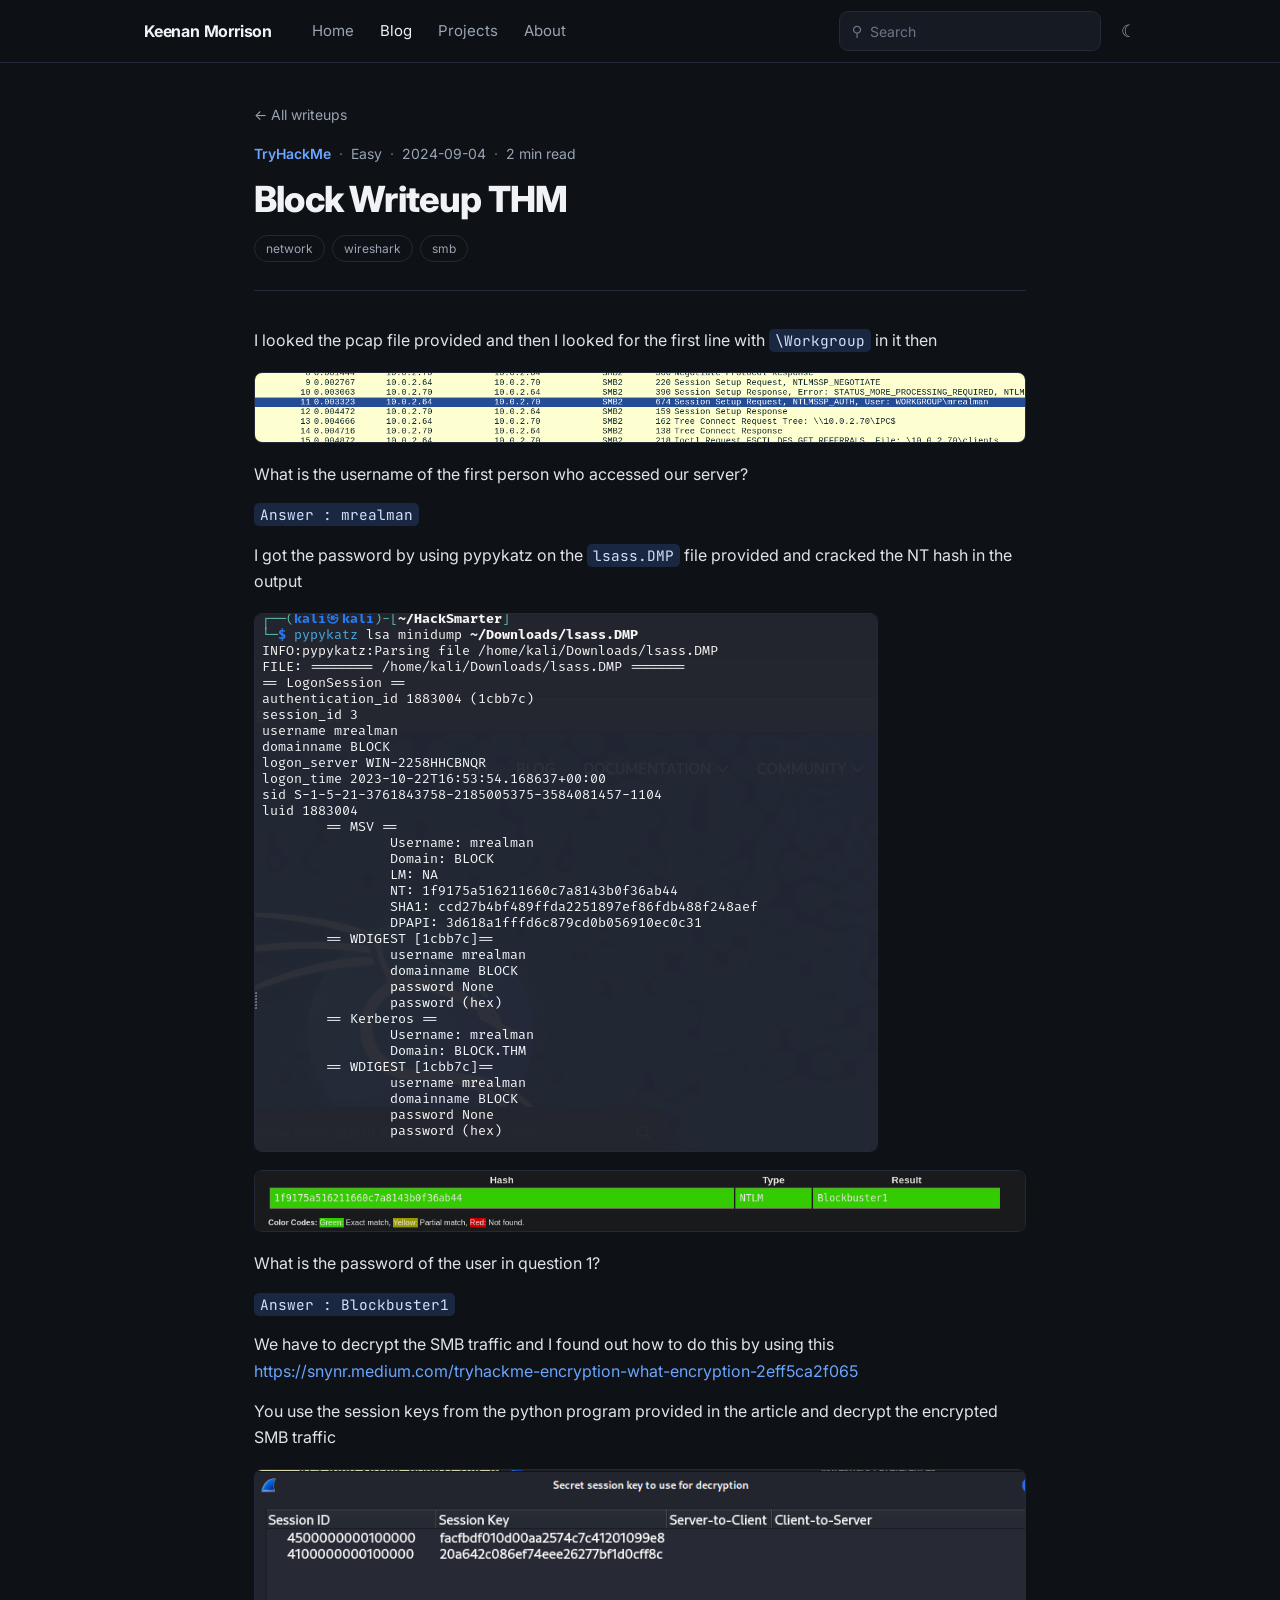
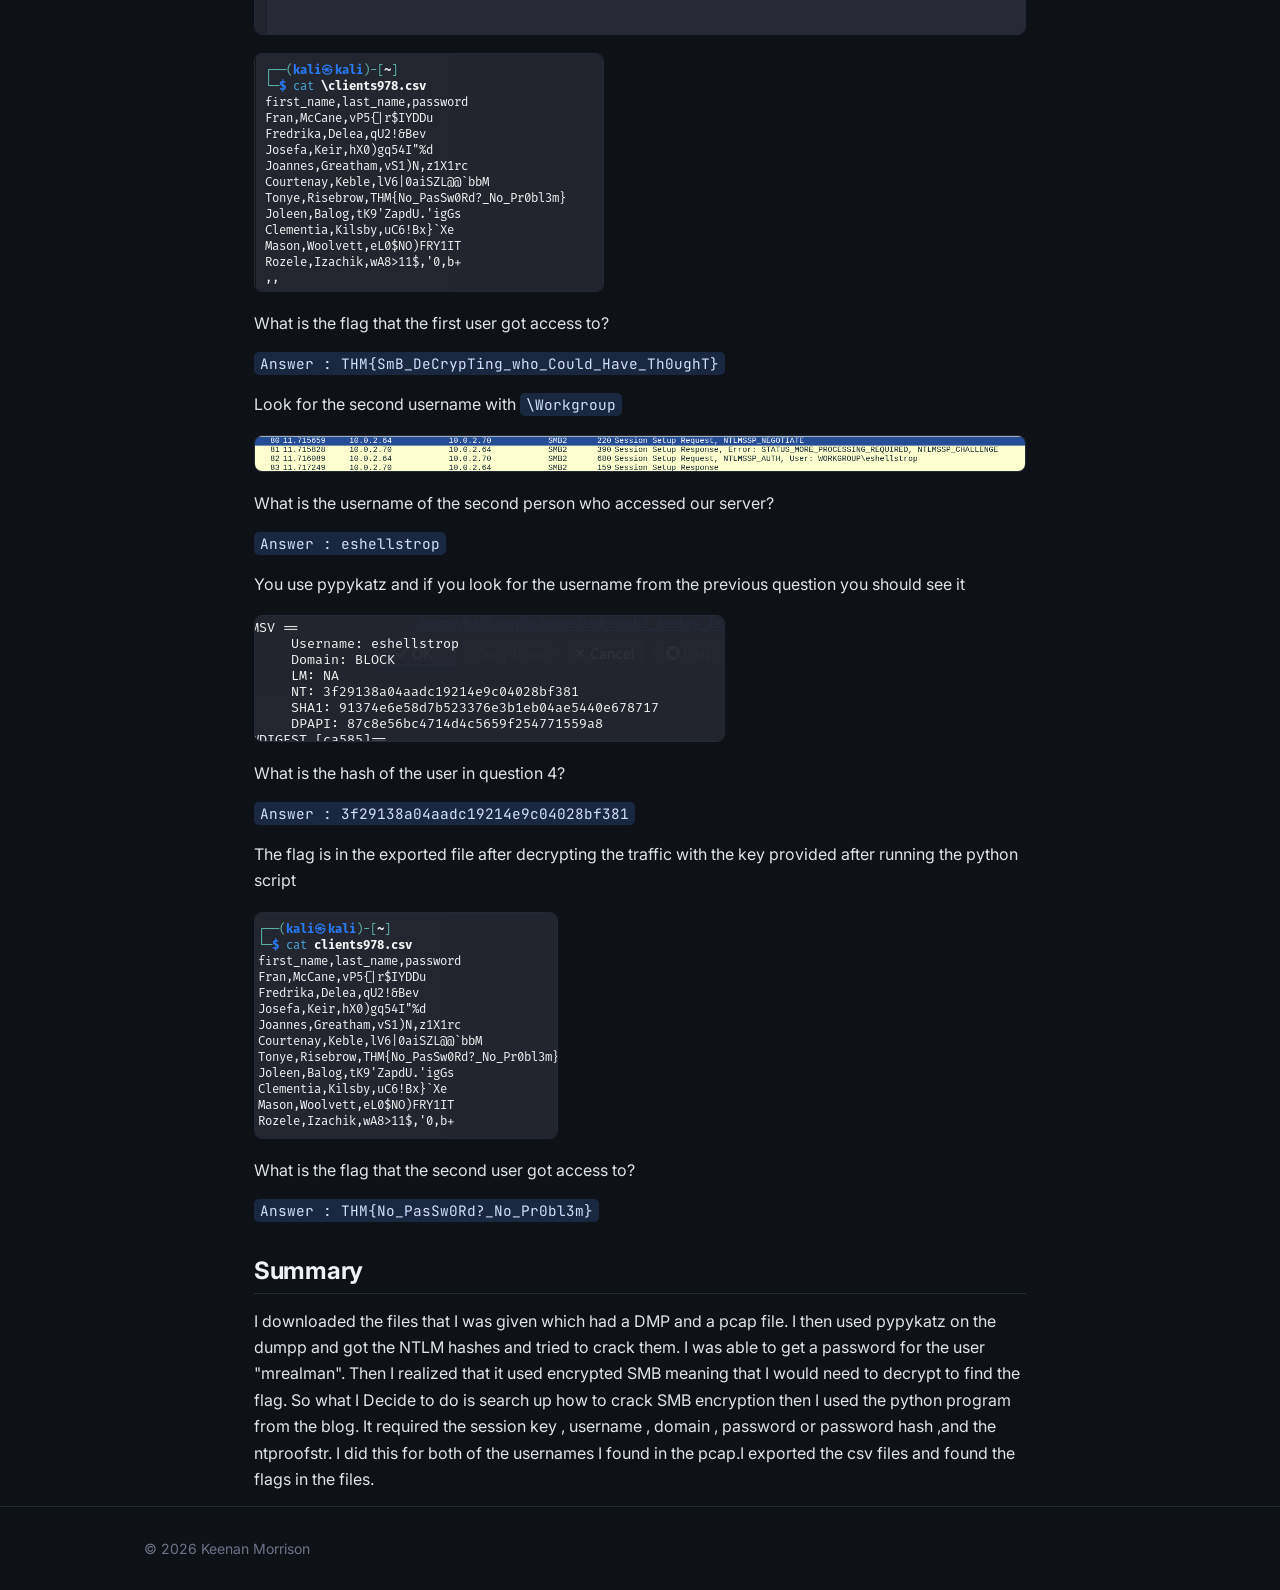
<file: blog/posts/block/index.html>
<!doctype html>
<html lang="en" data-theme="dark">
<head>
<meta charset="utf-8" />
<meta name="viewport" content="width=device-width, initial-scale=1" />
<title>Block Writeup THM — Keenan Morrison</title>
<link rel="preconnect" href="https://fonts.googleapis.com" />
<link href="https://fonts.googleapis.com/css2?family=Inter:wght@400;500;600;700;800&family=JetBrains+Mono:wght@400;500;600;700&display=swap" rel="stylesheet" />
<link rel="stylesheet" href="../../assets/blog.css" />
</head>
<body>
<nav><div class="nav">
  <a class="brand" href="/">Keenan Morrison</a>
  <div class="nav-links"><a href="/">Home</a><a href="/blog/" class="here">Blog</a><a href="/#projects">Projects</a><a href="/#about">About</a></div>
  <div class="nav-search"><span class="ns-ico">&#9906;</span><input id="navsearch" type="search" placeholder="Search" autocomplete="off" /></div>
  <button class="toggle" id="toggle" aria-label="Toggle theme">&#9790;</button>
</div></nav>
<div class="wrap post">
  <a class="back" href="/blog/">&larr; All writeups</a>
  <header class="post-head">
    <div class="post-meta">
      <span class="src">TryHackMe</span>
      <span class="dot">&middot;</span><span>Easy</span>
      <span class="dot">&middot;</span><span>2024-09-04</span>
      <span class="dot">&middot;</span><span>2 min read</span>
    </div>
    <h1>Block Writeup THM</h1>
    <div class="tags"><a class="tag" href="/blog/?tag=network">network</a><a class="tag" href="/blog/?tag=wireshark">wireshark</a><a class="tag" href="/blog/?tag=smb">smb</a></div>
  </header>
  <article class="prose">
<p>I looked the pcap file provided and then I looked for the first line with <code>\Workgroup</code> in it then</p>
<p><img src="img/Pasted%20image%2020240904200416.png" alt="Screenshot"></p>
<p>What is the username of the first person who accessed our server?</p>
<p><code>Answer : mrealman</code></p>
<p>I got the password by using pypykatz on the <code>lsass.DMP</code> file provided and cracked the NT hash in the output</p>
<p><img src="img/Pasted%20image%2020240904200553.png" alt="Screenshot"></p>
<p><img src="img/Pasted%20image%2020240904200632.png" alt=""></p>
<p>What is the password of the user in question 1?</p>
<p><code>Answer : Blockbuster1</code></p>
<p>We have to decrypt the SMB traffic and I found out how to do this by using this <a href="https://snynr.medium.com/tryhackme-encryption-what-encryption-2eff5ca2f065">https://snynr.medium.com/tryhackme-encryption-what-encryption-2eff5ca2f065</a></p>
<p>You use the session keys from the python program provided in the article and decrypt the encrypted SMB traffic</p>
<p><img src="img/Pasted%20image%2020240904201446.png" alt=""></p>
<p><img src="img/Pasted%20image%2020240904201207.png" alt=""></p>
<p>What is the flag that the first user got access to?</p>
<p><code>Answer : THM{SmB_DeCrypTing_who_Could_Have_Th0ughT}</code></p>
<p>Look for the second username with <code>\Workgroup</code></p>
<p><img src="img/Pasted%20image%2020240904201320.png" alt=""></p>
<p>What is the username of the second person who accessed our server?</p>
<p><code>Answer : eshellstrop</code></p>
<p>You use pypykatz and if you look for the username from the previous question you should see it</p>
<p><img src="img/Pasted%20image%2020240904201749.png" alt=""></p>
<p>What is the hash of the user in question 4?</p>
<p><code>Answer : 3f29138a04aadc19214e9c04028bf381</code></p>
<p>The flag is in the exported file after decrypting the traffic with the key provided after running the python script
<img src="img/Pasted%20image%2020240904201014.png" alt=""></p>
<p>What is the flag that the second user got access to?</p>
<p><code>Answer : THM{No_PasSw0Rd?_No_Pr0bl3m}</code></p>
<h2>Summary</h2>
<p>I downloaded the files that I was given which had a DMP and a pcap file. I then used pypykatz on the dumpp and got the NTLM hashes and tried to crack them. I was able to get
a password for the user &quot;mrealman&quot;. Then I realized that it used encrypted SMB meaning that I would need to decrypt to find the flag. So what I Decide to do is search up how
to crack SMB encryption then I used the python program from the blog. It required the session key , username , domain , password or password hash ,and the ntproofstr. I did
this for both of the usernames I found in the pcap.I exported the csv files and found the flags in the files.</p>

  </article>
</div>
<footer><div class="wrap">&copy; <span id="yr"></span> Keenan Morrison</div></footer>
<script>
  const r = document.documentElement;
  const s = localStorage.getItem('theme'); if (s) r.setAttribute('data-theme', s);
  const t = document.getElementById('toggle');
  if (t) t.onclick = () => { const n = r.getAttribute('data-theme') === 'light' ? 'dark' : 'light'; r.setAttribute('data-theme', n); localStorage.setItem('theme', n); };
  const y = document.getElementById('yr'); if (y) y.textContent = new Date().getFullYear();
</script>
<script src="../../assets/blog-search.js"></script>
</body>
</html>
</file>
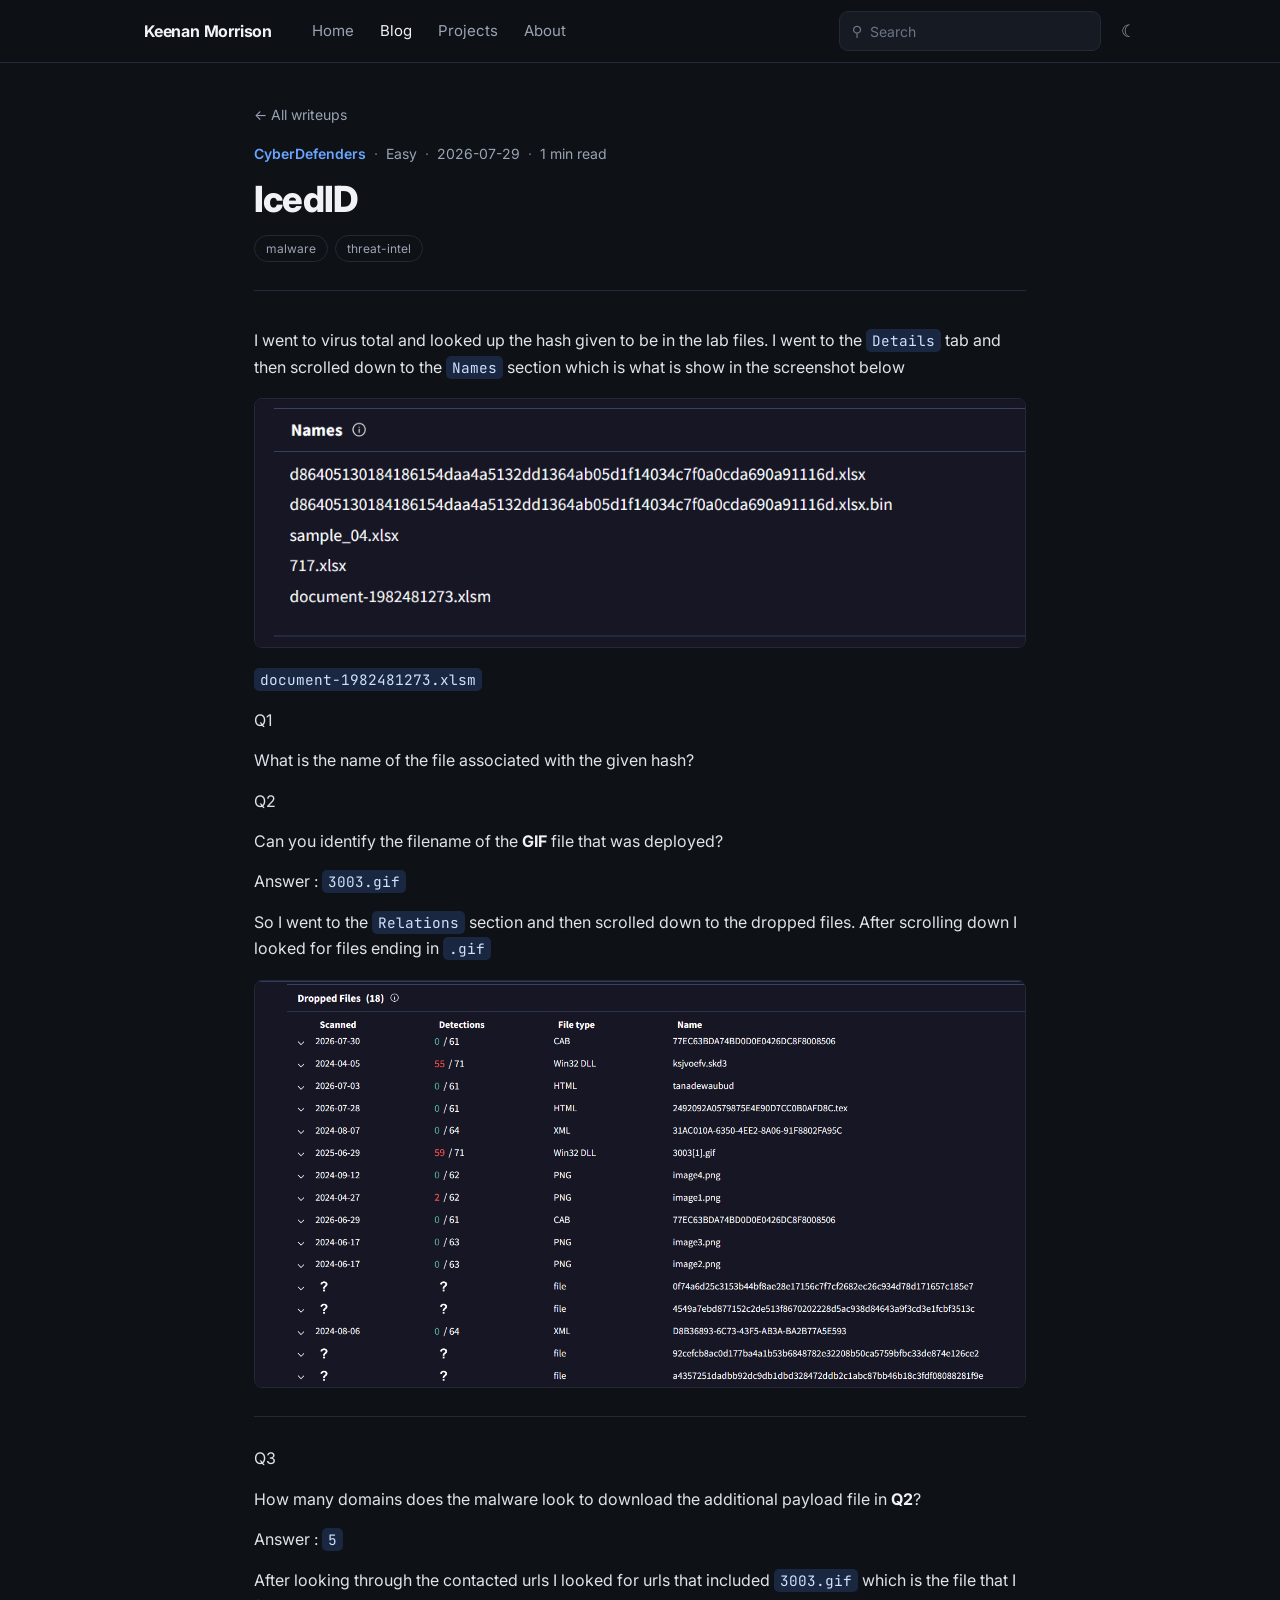
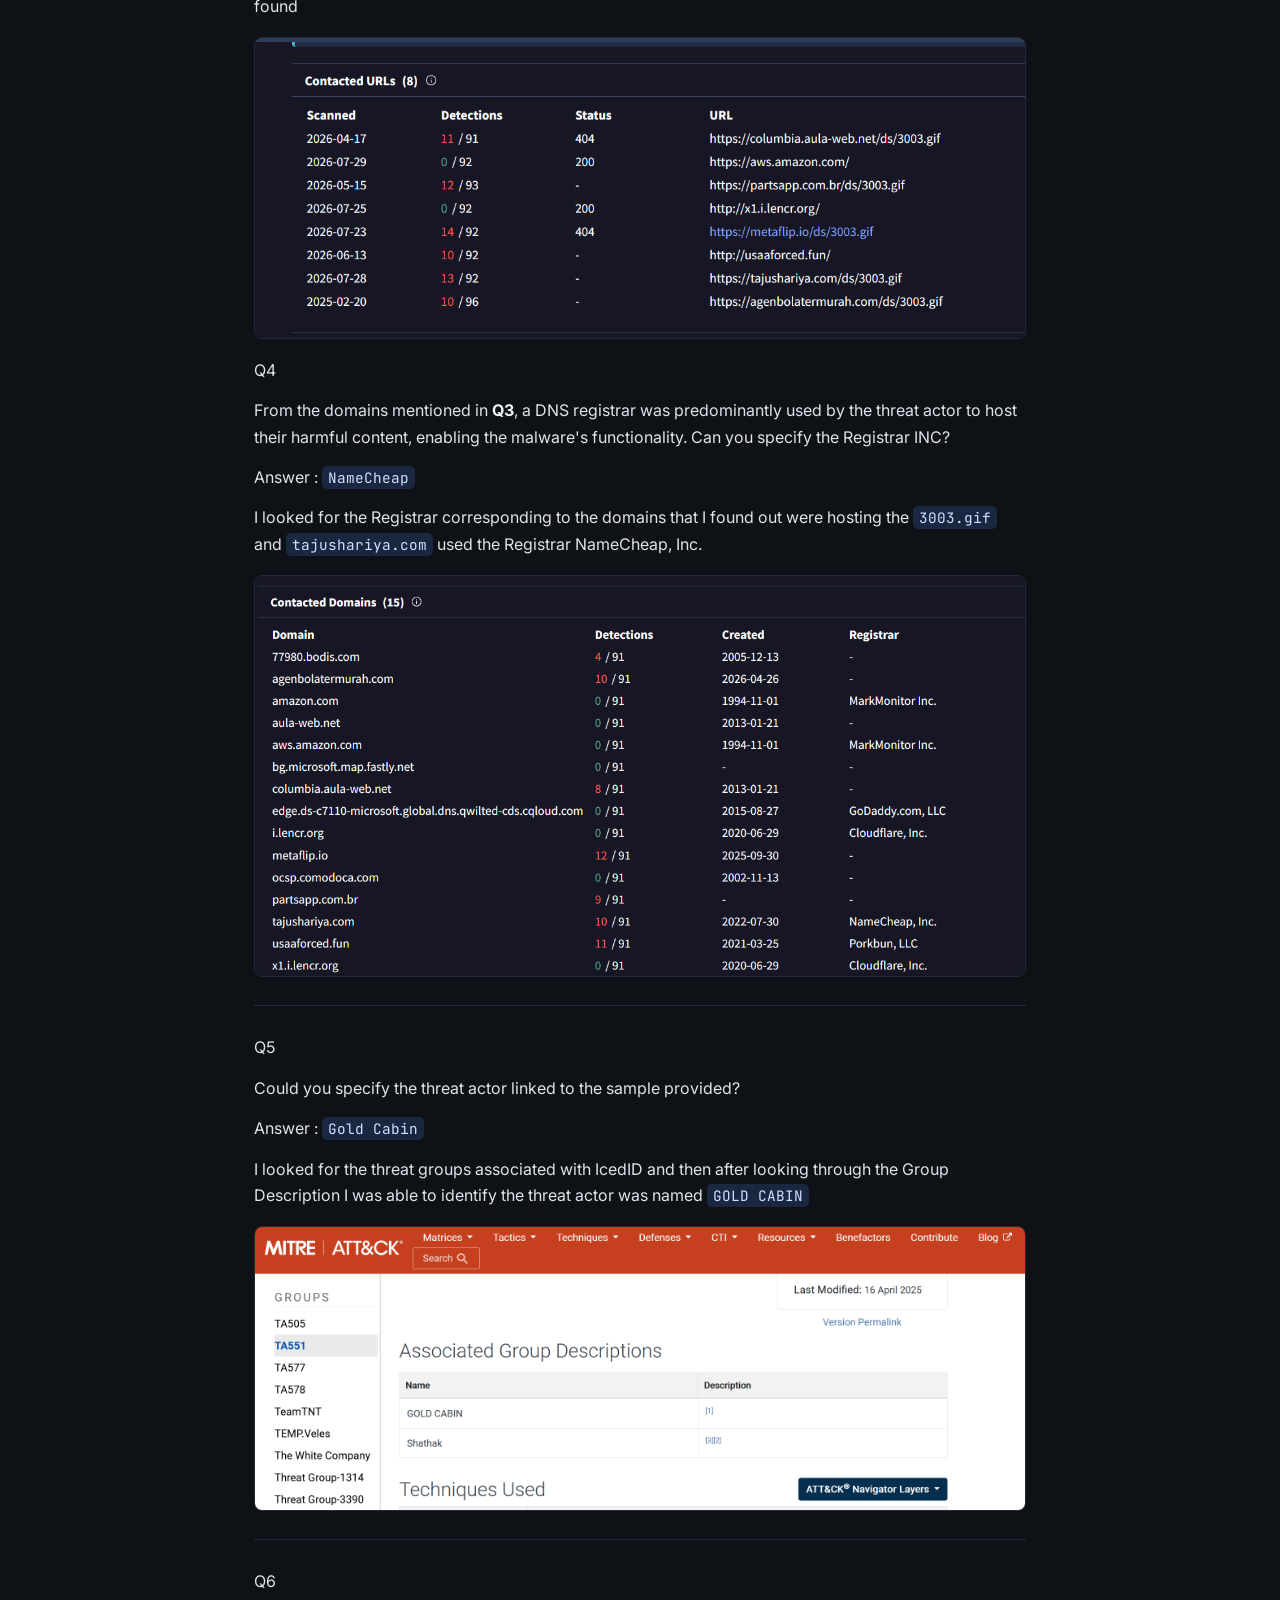
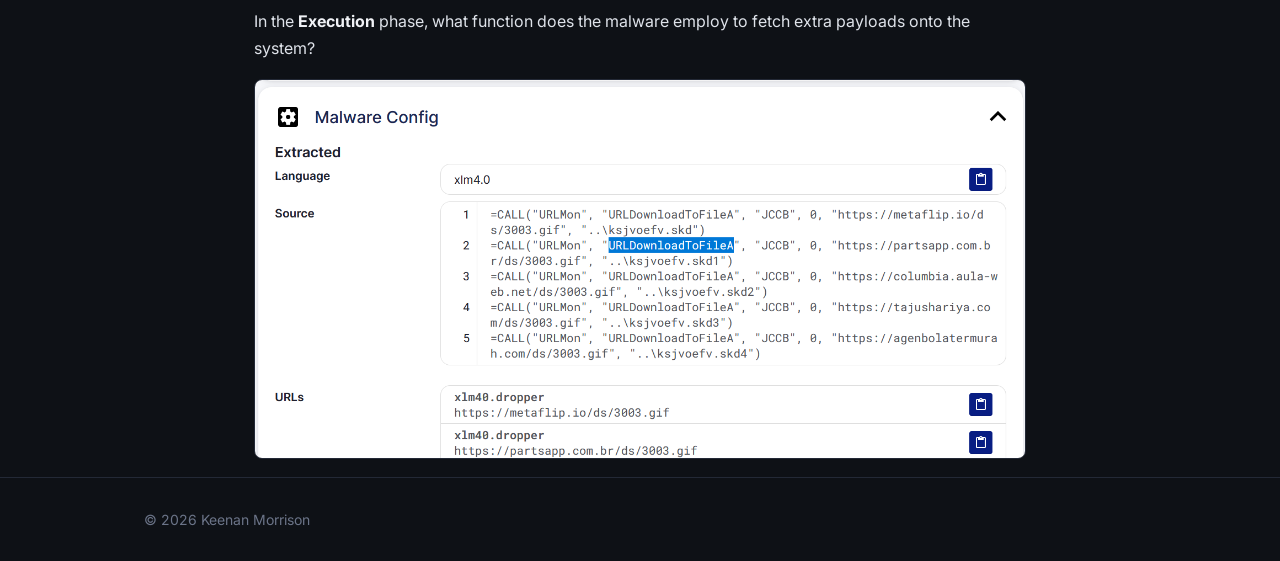
<file: blog/posts/icedid/index.html>
<!doctype html>
<html lang="en" data-theme="dark">
<head>
<meta charset="utf-8" />
<meta name="viewport" content="width=device-width, initial-scale=1" />
<title>IcedID — Keenan Morrison</title>
<link rel="preconnect" href="https://fonts.googleapis.com" />
<link href="https://fonts.googleapis.com/css2?family=Inter:wght@400;500;600;700;800&family=JetBrains+Mono:wght@400;500;600;700&display=swap" rel="stylesheet" />
<link rel="stylesheet" href="../../assets/blog.css" />
</head>
<body>
<nav><div class="nav">
  <a class="brand" href="/">Keenan Morrison</a>
  <div class="nav-links"><a href="/">Home</a><a href="/blog/" class="here">Blog</a><a href="/#projects">Projects</a><a href="/#about">About</a></div>
  <div class="nav-search"><span class="ns-ico">&#9906;</span><input id="navsearch" type="search" placeholder="Search" autocomplete="off" /></div>
  <button class="toggle" id="toggle" aria-label="Toggle theme">&#9790;</button>
</div></nav>
<div class="wrap post">
  <a class="back" href="/blog/">&larr; All writeups</a>
  <header class="post-head">
    <div class="post-meta">
      <span class="src">CyberDefenders</span>
      <span class="dot">&middot;</span><span>Easy</span>
      <span class="dot">&middot;</span><span>2026-07-29</span>
      <span class="dot">&middot;</span><span>1 min read</span>
    </div>
    <h1>IcedID</h1>
    <div class="tags"><a class="tag" href="/blog/?tag=malware">malware</a><a class="tag" href="/blog/?tag=threat-intel">threat-intel</a></div>
  </header>
  <article class="prose">
<p>I went to virus total and looked up the hash given to be in the lab files.  I went to the <code>Details</code> tab and then scrolled down to the <code>Names</code> section which is what is show in the screenshot below</p>
<p><img src="img/Pasted%20image%2020260729230844.png" alt=""></p>
<p><code>document-1982481273.xlsm</code></p>
<p>Q1</p>
<p>What is the name of the file associated with the given hash?</p>
<p>Q2</p>
<p>Can you identify the filename of the <strong>GIF</strong> file that was deployed?</p>
<p>Answer : <code>3003.gif</code></p>
<p>So I went to the <code>Relations</code> section and then scrolled down to the dropped files.
After scrolling down I looked for files ending in <code>.gif</code></p>
<p><img src="img/Pasted%20image%2020260729231205.png" alt=""></p>
<hr>
<p>Q3</p>
<p>How many domains does the malware look to download the additional payload file in <strong>Q2</strong>?</p>
<p>Answer :  <code>5</code></p>
<p>After looking through the contacted urls I looked for urls that included <code>3003.gif</code> which is the file that I found</p>
<p><img src="img/Pasted%20image%2020260729231902.png" alt=""></p>
<p>Q4</p>
<p>From the domains mentioned in <strong>Q3</strong>, a DNS registrar was predominantly used by the threat actor to host their harmful content, enabling the malware's functionality. Can you specify the Registrar INC?</p>
<p>Answer : <code>NameCheap</code></p>
<p>I looked for the Registrar corresponding to the domains that I found out were hosting the <code>3003.gif</code> and <code>tajushariya.com</code> used the Registrar NameCheap, Inc.</p>
<p><img src="img/Pasted%20image%2020260729232150.png" alt=""></p>
<hr>
<p>Q5</p>
<p>Could you specify the threat actor linked to the sample provided?</p>
<p>Answer : <code>Gold Cabin</code></p>
<p>I looked for the threat groups associated with IcedID and then after looking through the Group Description I was able to identify the threat actor was named <code>GOLD CABIN</code>
<img src="img/Pasted%20image%2020260729232752.png" alt=""></p>
<hr>
<p>Q6</p>
<p>In the <strong>Execution</strong> phase, what function does the malware employ to fetch extra payloads onto the system?</p>
<p><img src="img/Pasted%20image%2020260729234724.png" alt=""></p>

  </article>
</div>
<footer><div class="wrap">&copy; <span id="yr"></span> Keenan Morrison</div></footer>
<script>
  const r = document.documentElement;
  const s = localStorage.getItem('theme'); if (s) r.setAttribute('data-theme', s);
  const t = document.getElementById('toggle');
  if (t) t.onclick = () => { const n = r.getAttribute('data-theme') === 'light' ? 'dark' : 'light'; r.setAttribute('data-theme', n); localStorage.setItem('theme', n); };
  const y = document.getElementById('yr'); if (y) y.textContent = new Date().getFullYear();
</script>
<script src="../../assets/blog-search.js"></script>
</body>
</html>
</file>
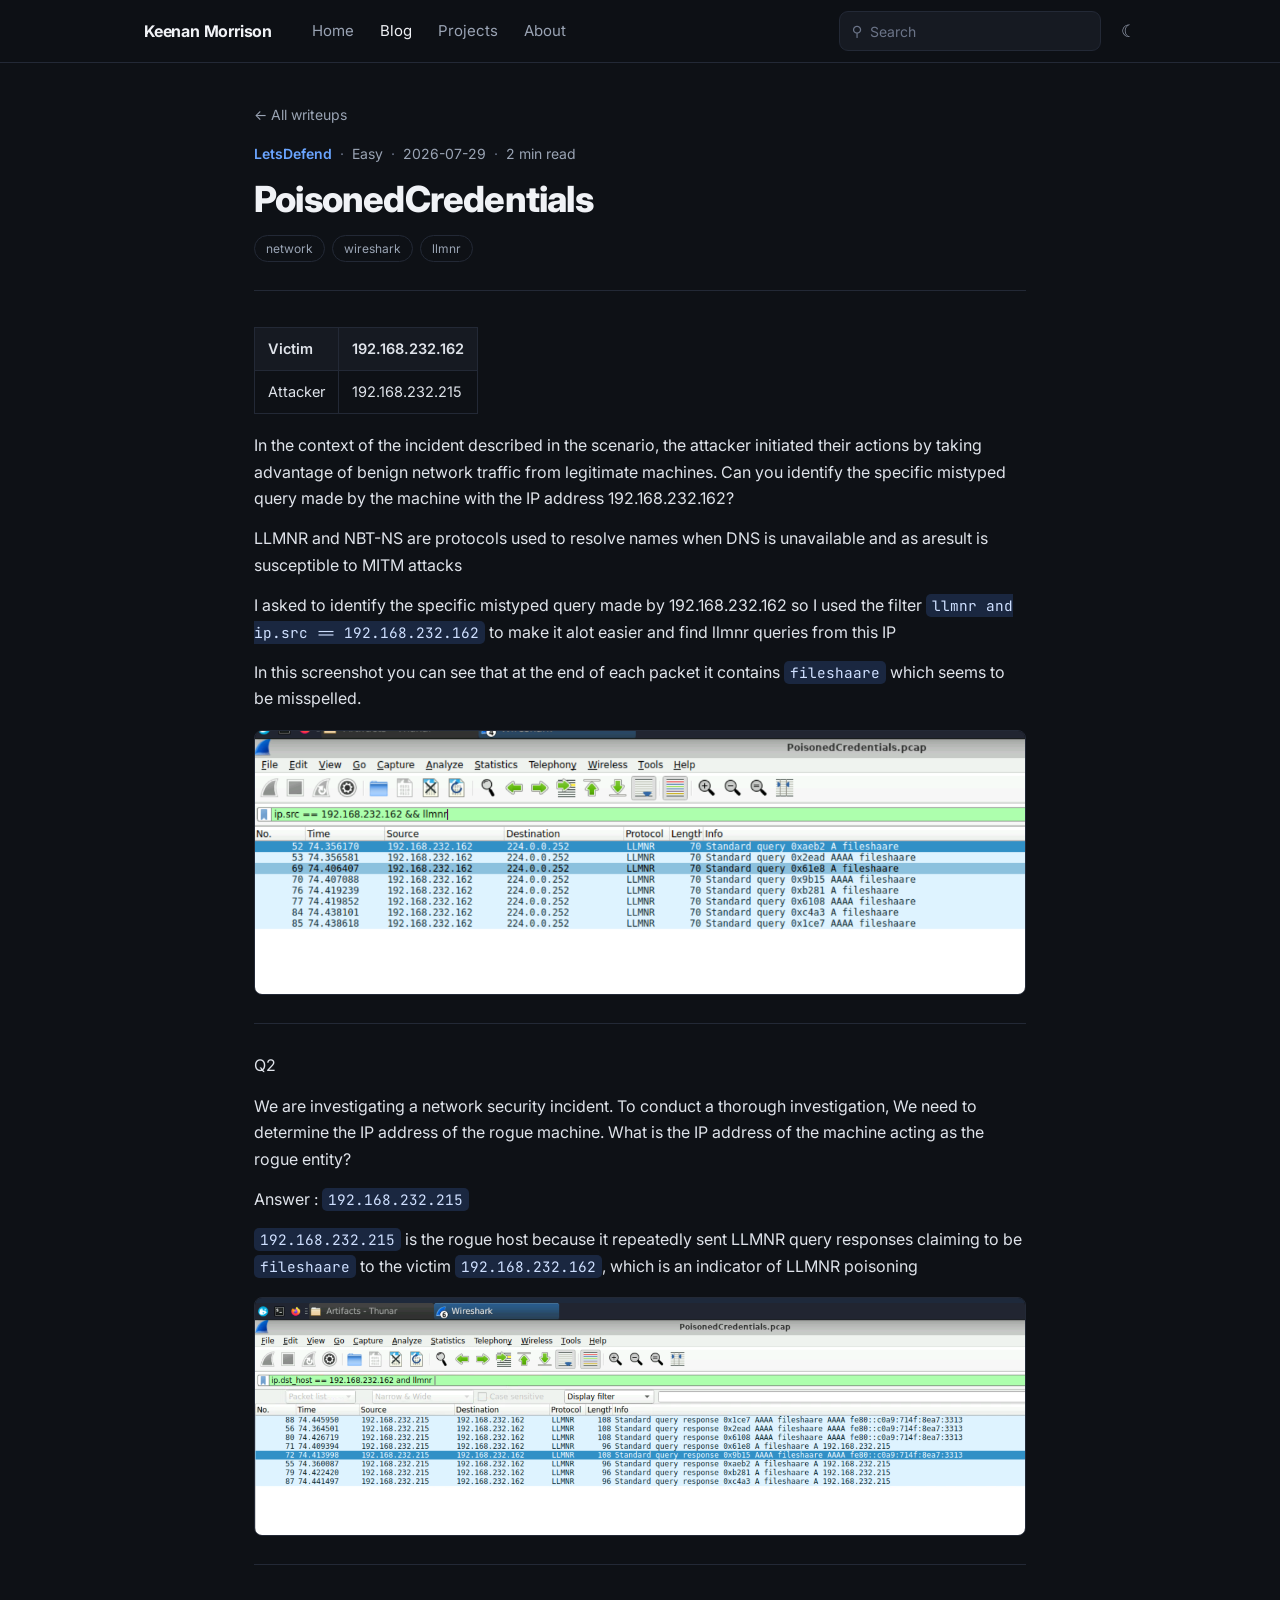
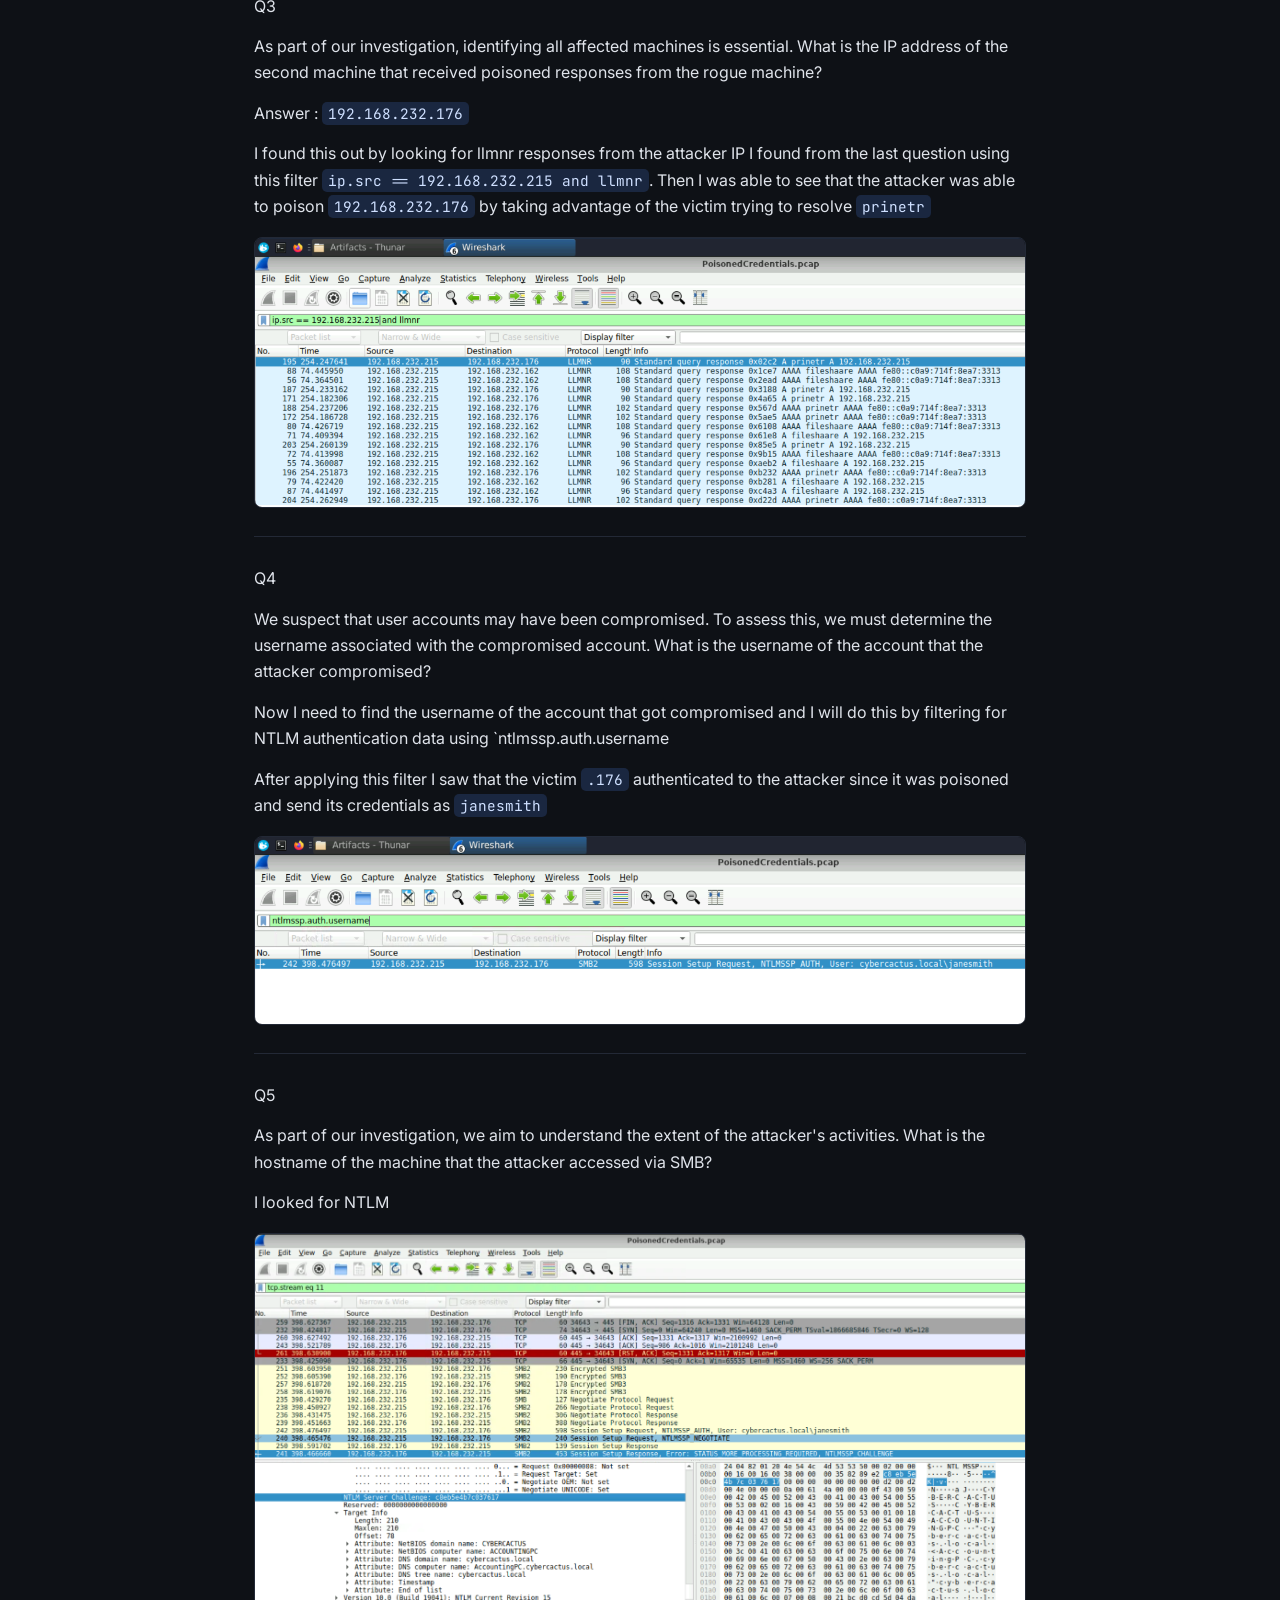
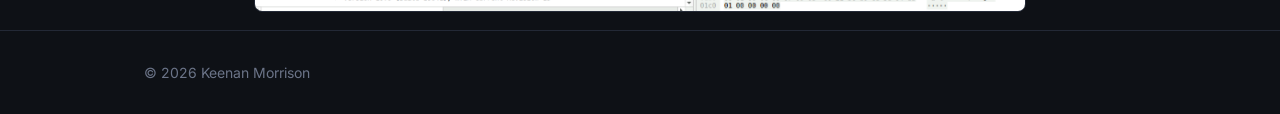
<file: blog/posts/poisonedcredentials/index.html>
<!doctype html>
<html lang="en" data-theme="dark">
<head>
<meta charset="utf-8" />
<meta name="viewport" content="width=device-width, initial-scale=1" />
<title>PoisonedCredentials — Keenan Morrison</title>
<link rel="preconnect" href="https://fonts.googleapis.com" />
<link href="https://fonts.googleapis.com/css2?family=Inter:wght@400;500;600;700;800&family=JetBrains+Mono:wght@400;500;600;700&display=swap" rel="stylesheet" />
<link rel="stylesheet" href="../../assets/blog.css" />
</head>
<body>
<nav><div class="nav">
  <a class="brand" href="/">Keenan Morrison</a>
  <div class="nav-links"><a href="/">Home</a><a href="/blog/" class="here">Blog</a><a href="/#projects">Projects</a><a href="/#about">About</a></div>
  <div class="nav-search"><span class="ns-ico">&#9906;</span><input id="navsearch" type="search" placeholder="Search" autocomplete="off" /></div>
  <button class="toggle" id="toggle" aria-label="Toggle theme">&#9790;</button>
</div></nav>
<div class="wrap post">
  <a class="back" href="/blog/">&larr; All writeups</a>
  <header class="post-head">
    <div class="post-meta">
      <span class="src">LetsDefend</span>
      <span class="dot">&middot;</span><span>Easy</span>
      <span class="dot">&middot;</span><span>2026-07-29</span>
      <span class="dot">&middot;</span><span>2 min read</span>
    </div>
    <h1>PoisonedCredentials</h1>
    <div class="tags"><a class="tag" href="/blog/?tag=network">network</a><a class="tag" href="/blog/?tag=wireshark">wireshark</a><a class="tag" href="/blog/?tag=llmnr">llmnr</a></div>
  </header>
  <article class="prose">
<table>
<thead>
<tr>
<th>Victim</th>
<th>192.168.232.162</th>
</tr>
</thead>
<tbody>
<tr>
<td>Attacker</td>
<td>192.168.232.215</td>
</tr>
</tbody>
</table>
<p>In the context of the incident described in the scenario, the attacker initiated their actions by taking advantage of benign network traffic from legitimate machines. Can you identify the specific mistyped query made by the machine with the IP address 192.168.232.162?</p>
<p>LLMNR and NBT-NS are protocols used to resolve names when DNS is unavailable and as aresult is susceptible to MITM attacks</p>
<p>I asked to identify the specific mistyped query made by 192.168.232.162 so I used the filter <code>llmnr and ip.src == 192.168.232.162</code> to make it alot easier and find llmnr queries from this IP</p>
<p>In this screenshot you can see that at the end of each packet it contains <code>fileshaare</code>  which seems to be misspelled.
<img src="img/Pasted%20image%2020260729002208.png" alt=""></p>
<hr>
<p>Q2</p>
<p>We are investigating a network security incident. To conduct a thorough investigation, We need to determine the IP address of the rogue machine. What is the IP address of the machine acting as the rogue entity?</p>
<p>Answer : <code>192.168.232.215</code></p>
<p><code>192.168.232.215</code> is the rogue host because it repeatedly sent LLMNR query responses claiming to be <code>fileshaare</code> to the victim <code>192.168.232.162</code>, which is an indicator of LLMNR poisoning</p>
<p><img src="img/Pasted%20image%2020260729003528.png" alt=""></p>
<hr>
<p>Q3</p>
<p>As part of our investigation, identifying all affected machines is essential. What is the IP address of the second machine that received poisoned responses from the rogue machine?</p>
<p>Answer : <code> 192.168.232.176</code></p>
<p>I found this out by looking for llmnr responses from the attacker IP I found from the last question using this filter <code>ip.src == 192.168.232.215 and llmnr</code>. Then I was able to see that the attacker was able to poison <code>192.168.232.176</code> by taking advantage of the victim trying to resolve <code>prinetr</code></p>
<p><img src="img/Pasted%20image%2020260729003917.png" alt=""></p>
<hr>
<p>Q4</p>
<p>We suspect that user accounts may have been compromised. To assess this, we must determine the username associated with the compromised account. What is the username of the account that the attacker compromised?</p>
<p>Now I need to find the username of the account that got compromised and I will do this by filtering for NTLM authentication data using `ntlmssp.auth.username</p>
<p>After applying this filter I saw that the victim <code>.176</code> authenticated to the attacker since it was poisoned and send its credentials as <code>janesmith</code></p>
<p><img src="img/Pasted%20image%2020260729004829.png" alt=""></p>
<hr>
<p>Q5</p>
<p>As part of our investigation, we aim to understand the extent of the attacker's activities. What is the hostname of the machine that the attacker accessed via SMB?</p>
<p>I looked for NTLM</p>
<p><img src="img/Pasted%20image%2020260729010027.png" alt=""></p>

  </article>
</div>
<footer><div class="wrap">&copy; <span id="yr"></span> Keenan Morrison</div></footer>
<script>
  const r = document.documentElement;
  const s = localStorage.getItem('theme'); if (s) r.setAttribute('data-theme', s);
  const t = document.getElementById('toggle');
  if (t) t.onclick = () => { const n = r.getAttribute('data-theme') === 'light' ? 'dark' : 'light'; r.setAttribute('data-theme', n); localStorage.setItem('theme', n); };
  const y = document.getElementById('yr'); if (y) y.textContent = new Date().getFullYear();
</script>
<script src="../../assets/blog-search.js"></script>
</body>
</html>
</file>
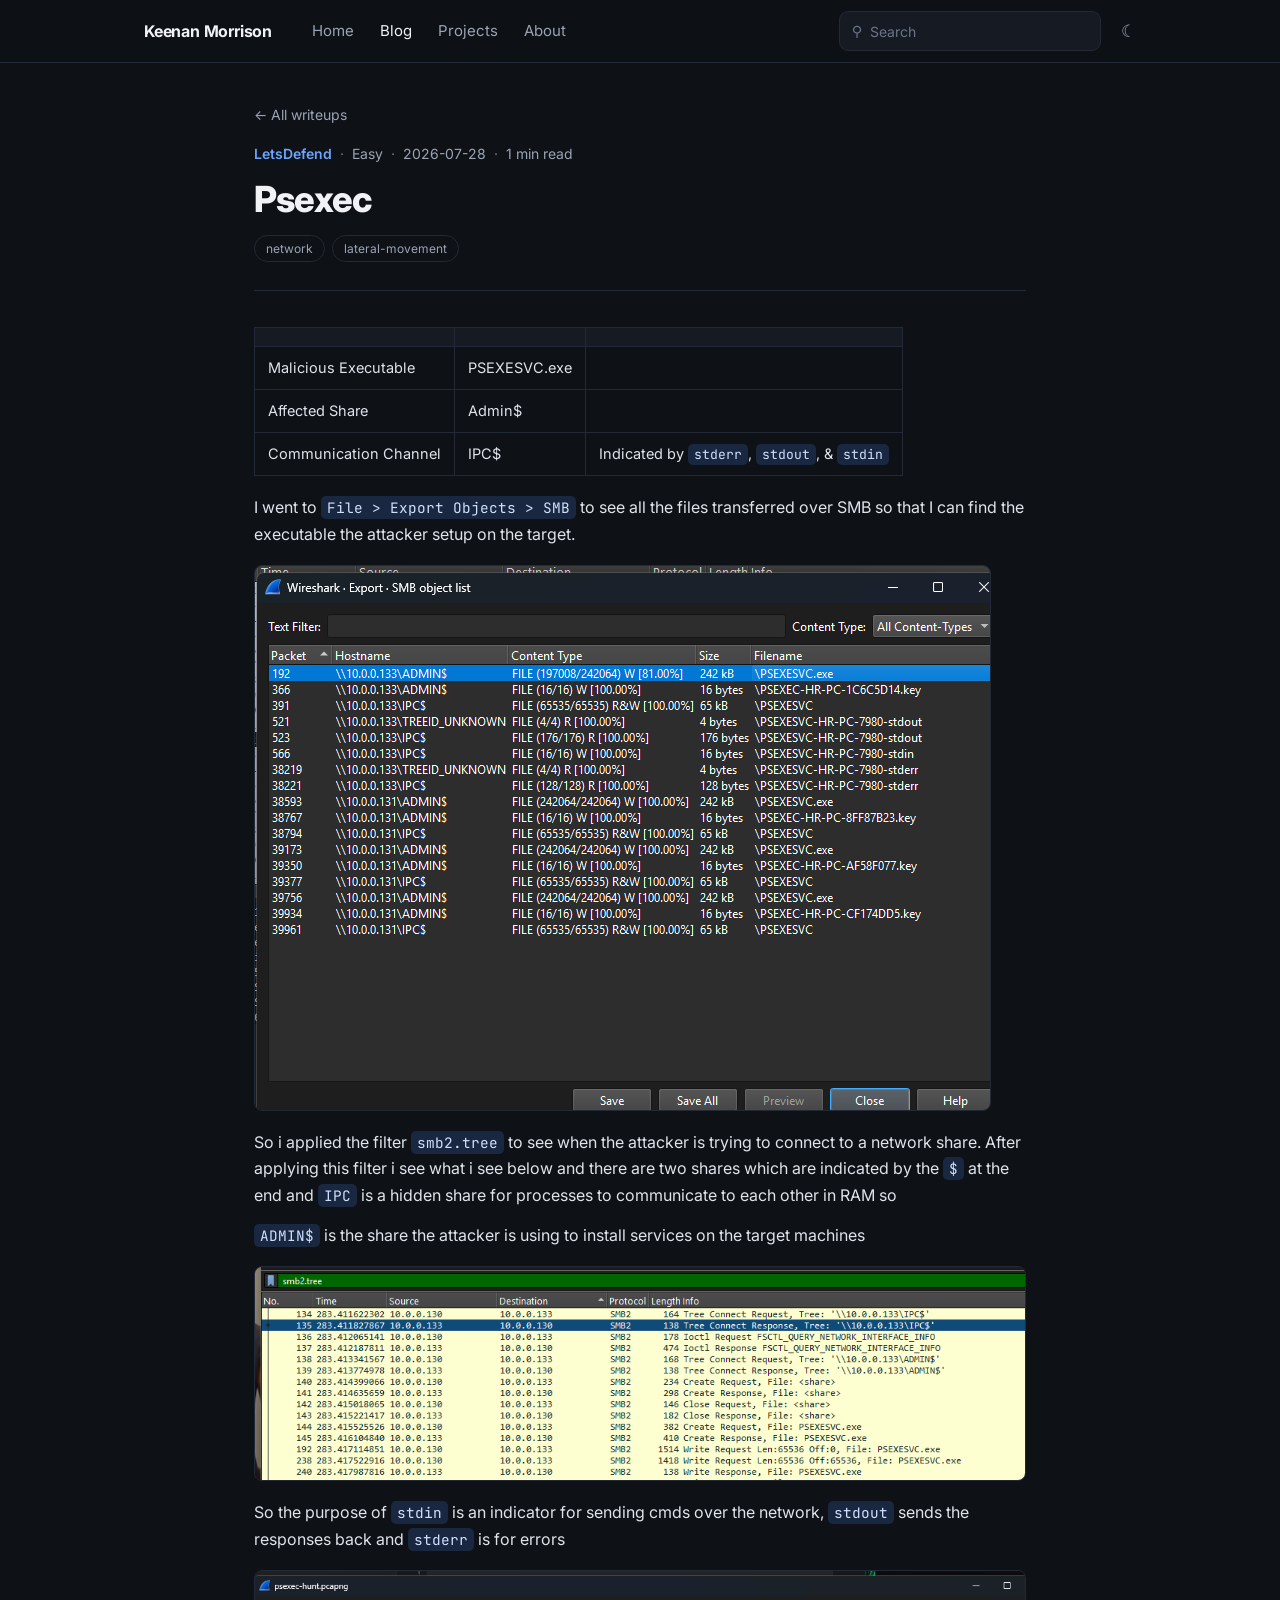
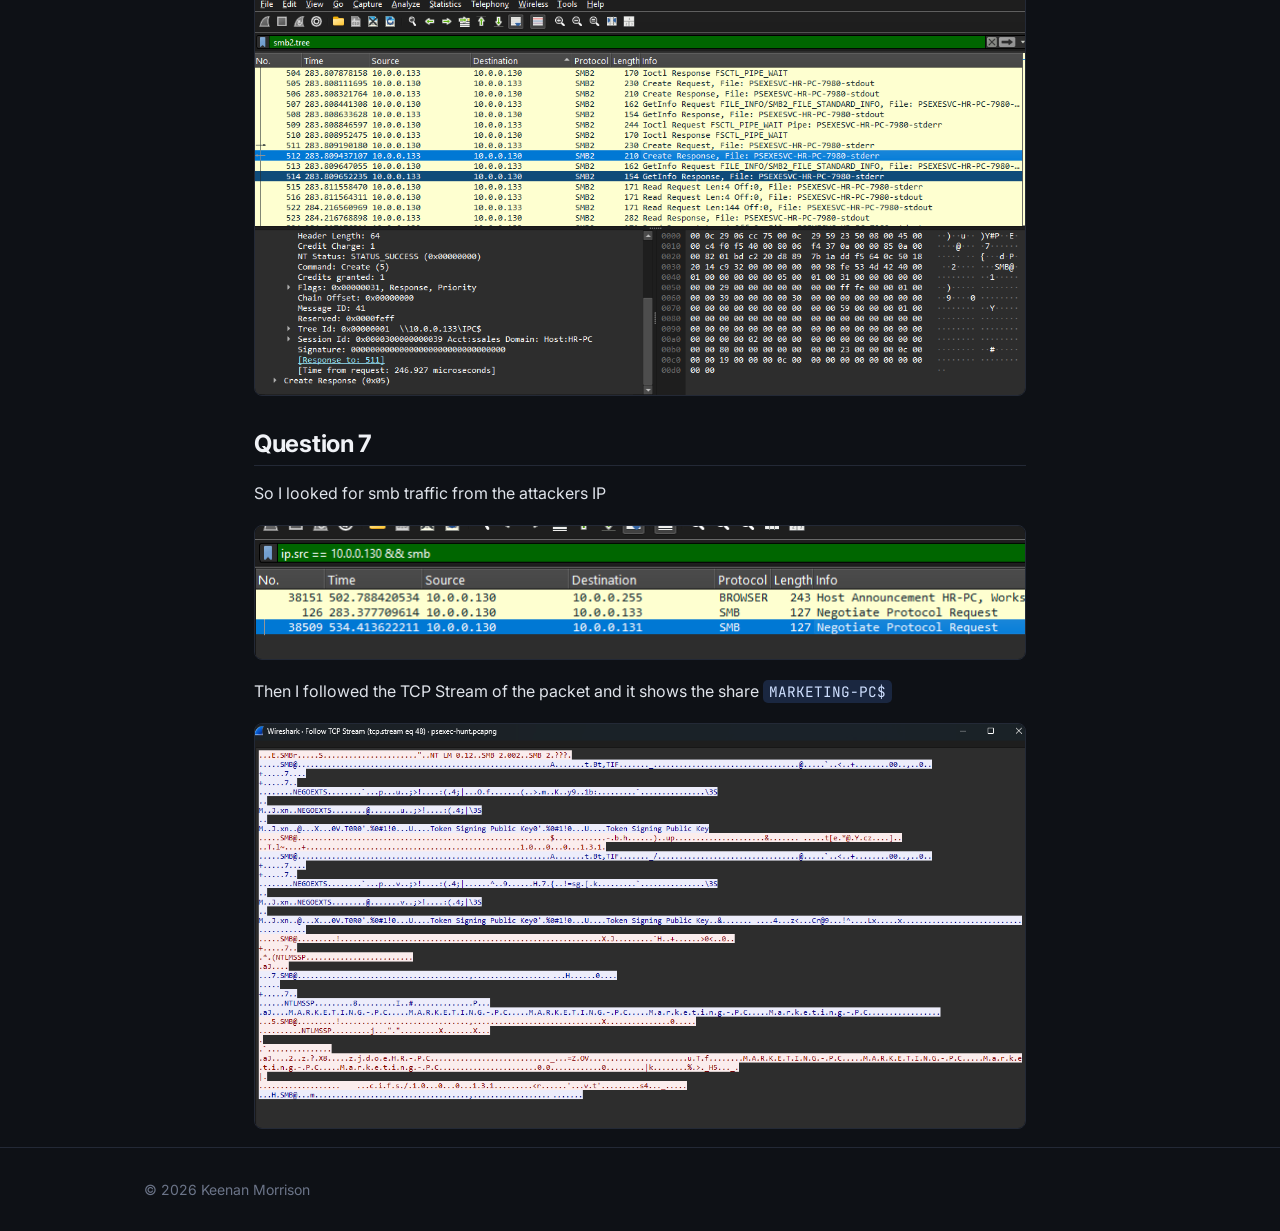
<file: blog/posts/psexec/index.html>
<!doctype html>
<html lang="en" data-theme="dark">
<head>
<meta charset="utf-8" />
<meta name="viewport" content="width=device-width, initial-scale=1" />
<title>Psexec — Keenan Morrison</title>
<link rel="preconnect" href="https://fonts.googleapis.com" />
<link href="https://fonts.googleapis.com/css2?family=Inter:wght@400;500;600;700;800&family=JetBrains+Mono:wght@400;500;600;700&display=swap" rel="stylesheet" />
<link rel="stylesheet" href="../../assets/blog.css" />
</head>
<body>
<nav><div class="nav">
  <a class="brand" href="/">Keenan Morrison</a>
  <div class="nav-links"><a href="/">Home</a><a href="/blog/" class="here">Blog</a><a href="/#projects">Projects</a><a href="/#about">About</a></div>
  <div class="nav-search"><span class="ns-ico">&#9906;</span><input id="navsearch" type="search" placeholder="Search" autocomplete="off" /></div>
  <button class="toggle" id="toggle" aria-label="Toggle theme">&#9790;</button>
</div></nav>
<div class="wrap post">
  <a class="back" href="/blog/">&larr; All writeups</a>
  <header class="post-head">
    <div class="post-meta">
      <span class="src">LetsDefend</span>
      <span class="dot">&middot;</span><span>Easy</span>
      <span class="dot">&middot;</span><span>2026-07-28</span>
      <span class="dot">&middot;</span><span>1 min read</span>
    </div>
    <h1>Psexec</h1>
    <div class="tags"><a class="tag" href="/blog/?tag=network">network</a><a class="tag" href="/blog/?tag=lateral-movement">lateral-movement</a></div>
  </header>
  <article class="prose">
<table>
<thead>
<tr>
<th></th>
<th></th>
<th></th>
</tr>
</thead>
<tbody>
<tr>
<td>Malicious Executable</td>
<td>PSEXESVC.exe</td>
<td></td>
</tr>
<tr>
<td>Affected Share</td>
<td>Admin$</td>
<td></td>
</tr>
<tr>
<td>Communication Channel</td>
<td>IPC$</td>
<td>Indicated by <code>stderr</code>, <code>stdout</code>, &amp; <code>stdin</code></td>
</tr>
</tbody>
</table>
<p>I went to <code>File &gt; Export Objects &gt; SMB</code> to see all the files transferred over SMB so that I can find the executable the attacker setup on the target.</p>
<p><img src="img/Pasted%20image%2020260728043335.png" alt=""></p>
<p>So i applied the filter <code>smb2.tree</code> to see when the attacker is trying to connect to a network share. After applying this filter i see what i see below and there are two shares which are indicated by the <code>$</code> at the end and <code>IPC</code> is a hidden share for processes to communicate to each other in RAM so</p>
<p><code>ADMIN$</code> is the share the attacker is using to install services on the target machines</p>
<p><img src="img/Pasted%20image%2020260728045748.png" alt=""></p>
<p>So the purpose of <code>stdin</code> is an indicator for sending cmds over the network, <code>stdout</code> sends the responses back and <code>stderr</code> is for errors</p>
<p><img src="img/Pasted%20image%2020260728050848.png" alt=""></p>
<h2>Question 7</h2>
<p>So I looked for smb traffic from the attackers IP</p>
<p><img src="img/Pasted%20image%2020260728052650.png" alt=""></p>
<p>Then I followed the TCP Stream of the packet and it shows the share <code>MARKETING-PC$</code>
<img src="img/Pasted%20image%2020260728052720.png" alt=""></p>

  </article>
</div>
<footer><div class="wrap">&copy; <span id="yr"></span> Keenan Morrison</div></footer>
<script>
  const r = document.documentElement;
  const s = localStorage.getItem('theme'); if (s) r.setAttribute('data-theme', s);
  const t = document.getElementById('toggle');
  if (t) t.onclick = () => { const n = r.getAttribute('data-theme') === 'light' ? 'dark' : 'light'; r.setAttribute('data-theme', n); localStorage.setItem('theme', n); };
  const y = document.getElementById('yr'); if (y) y.textContent = new Date().getFullYear();
</script>
<script src="../../assets/blog-search.js"></script>
</body>
</html>
</file>
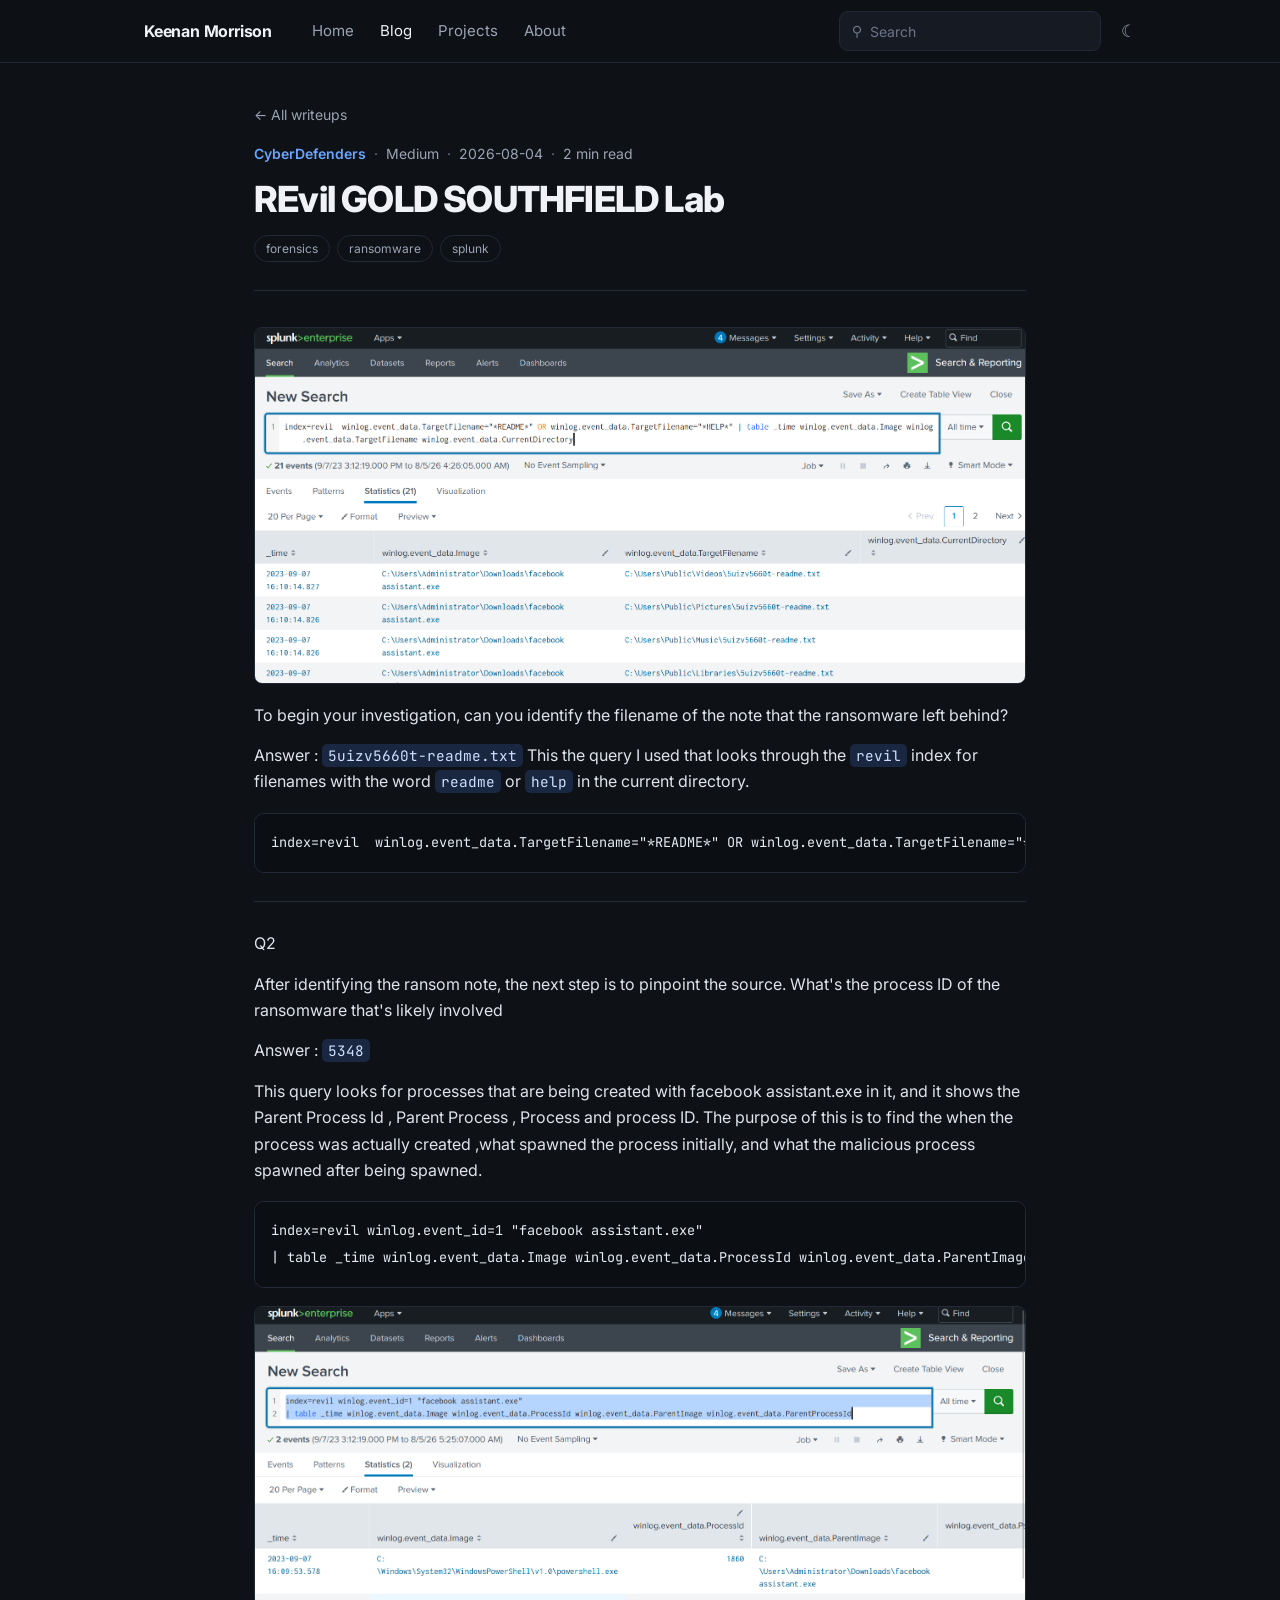
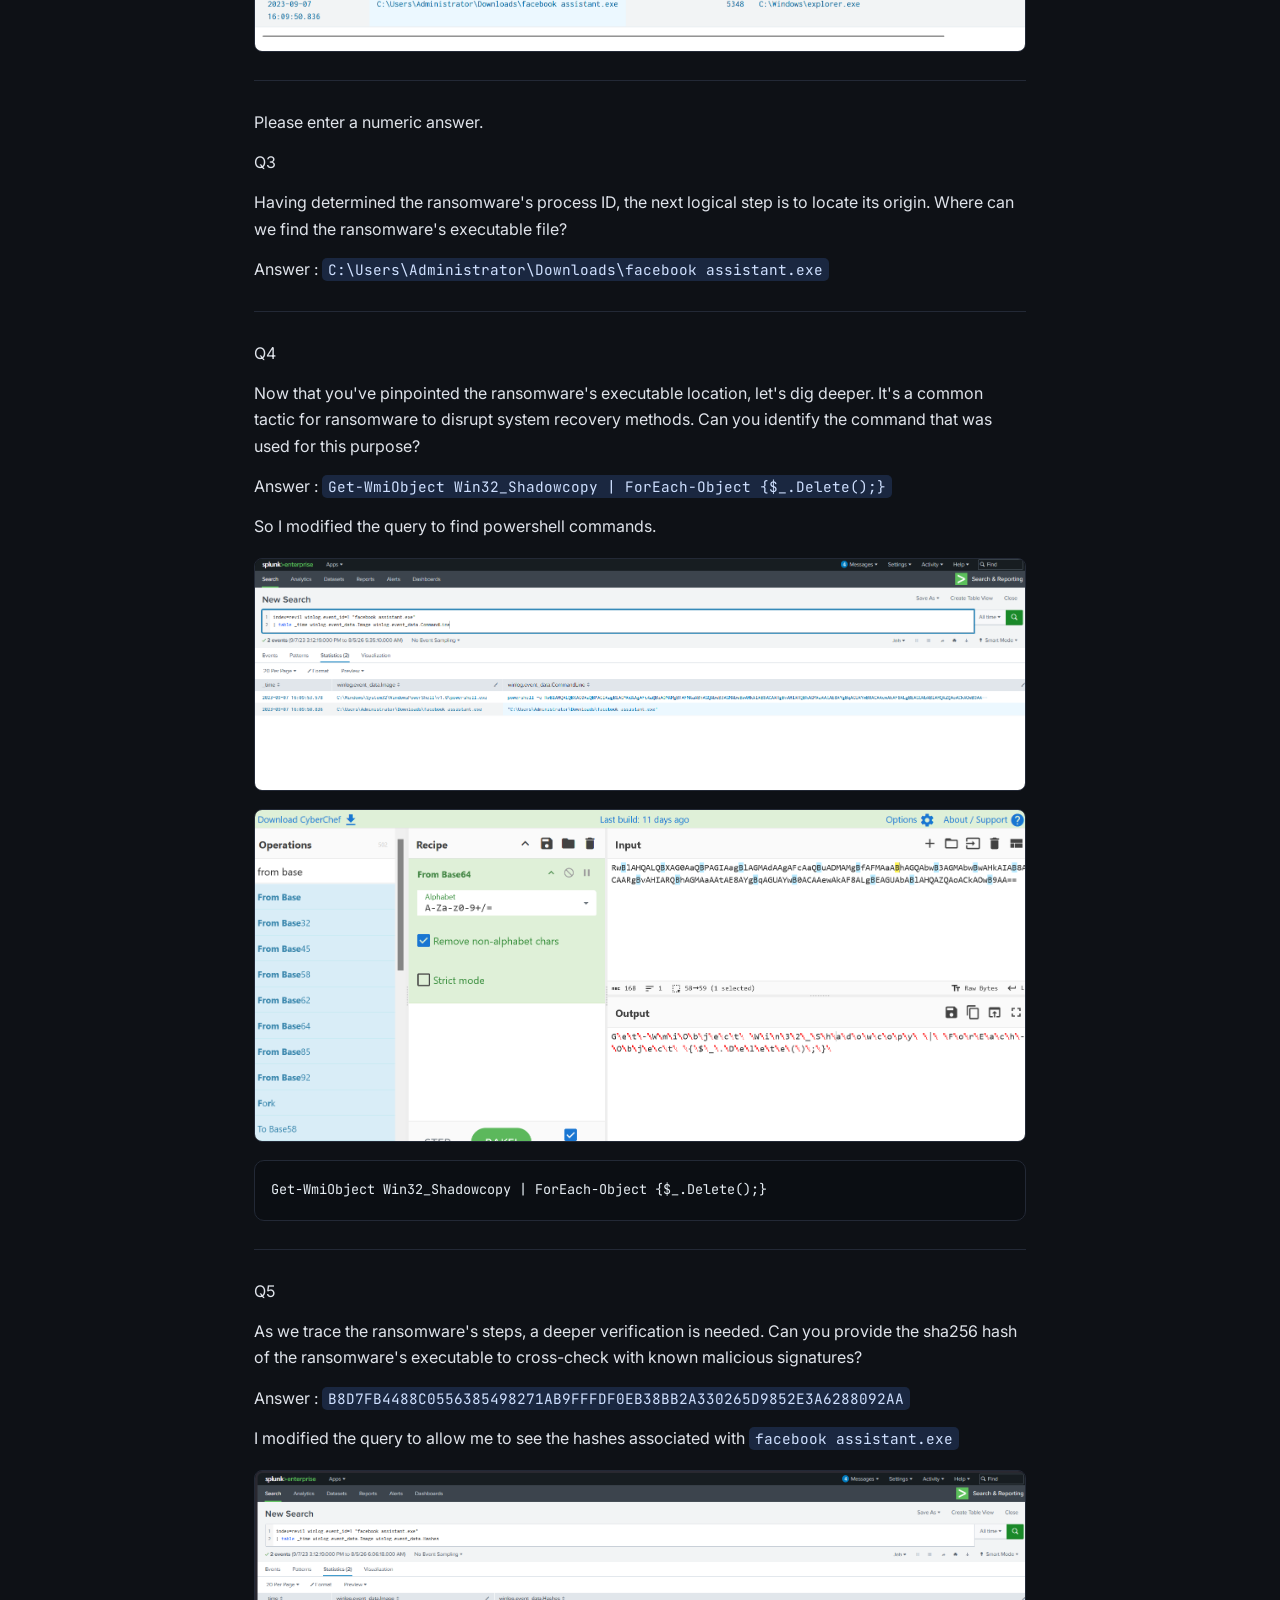
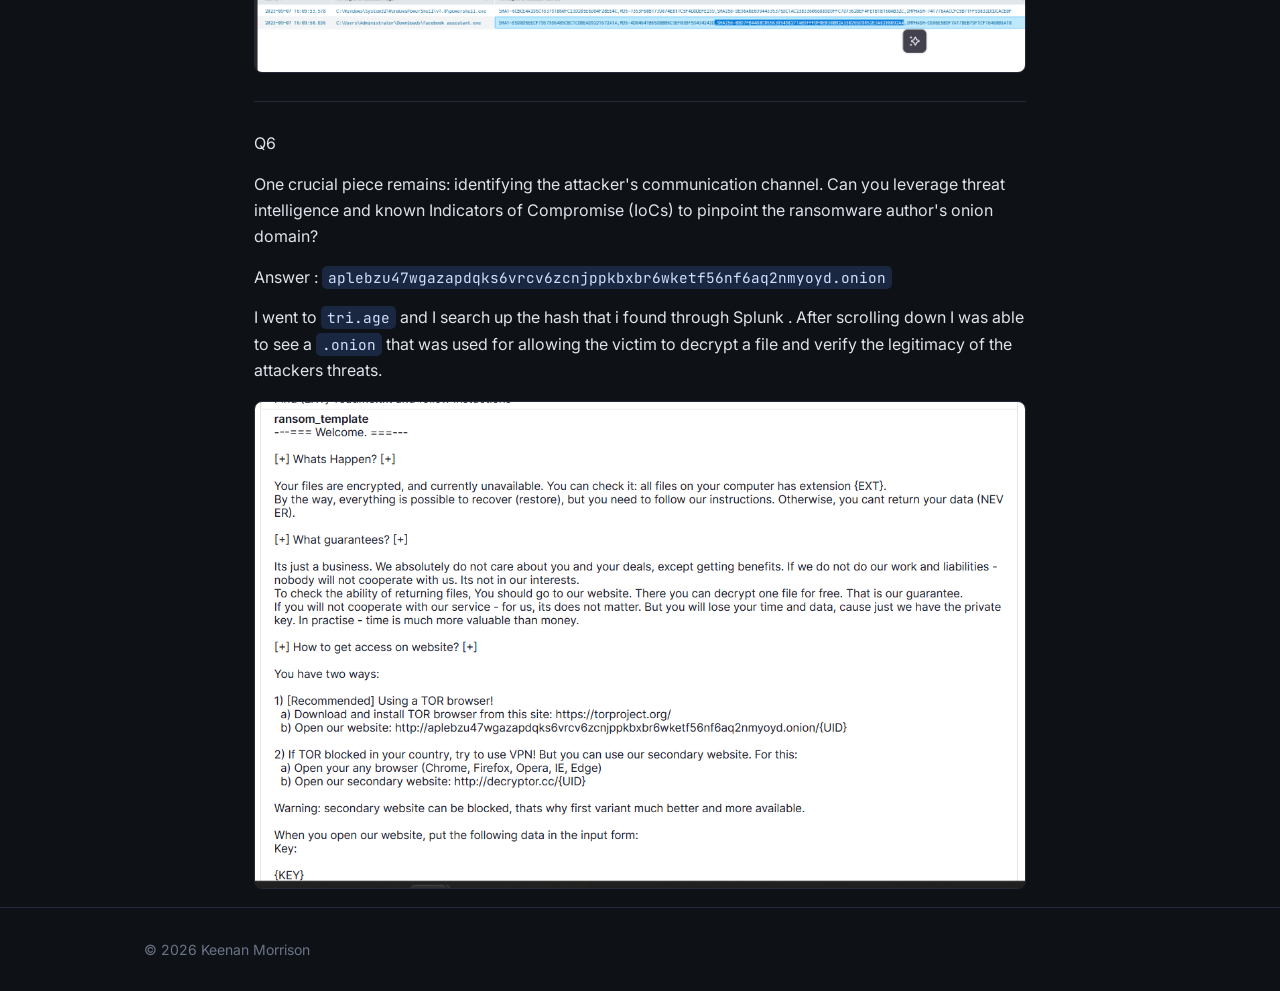
<file: blog/posts/revil-gold-southfield-lab/index.html>
<!doctype html>
<html lang="en" data-theme="dark">
<head>
<meta charset="utf-8" />
<meta name="viewport" content="width=device-width, initial-scale=1" />
<title>REvil GOLD SOUTHFIELD Lab — Keenan Morrison</title>
<link rel="preconnect" href="https://fonts.googleapis.com" />
<link href="https://fonts.googleapis.com/css2?family=Inter:wght@400;500;600;700;800&family=JetBrains+Mono:wght@400;500;600;700&display=swap" rel="stylesheet" />
<link rel="stylesheet" href="../../assets/blog.css" />
</head>
<body>
<nav><div class="nav">
  <a class="brand" href="/">Keenan Morrison</a>
  <div class="nav-links"><a href="/">Home</a><a href="/blog/" class="here">Blog</a><a href="/#projects">Projects</a><a href="/#about">About</a></div>
  <div class="nav-search"><span class="ns-ico">&#9906;</span><input id="navsearch" type="search" placeholder="Search" autocomplete="off" /></div>
  <button class="toggle" id="toggle" aria-label="Toggle theme">&#9790;</button>
</div></nav>
<div class="wrap post">
  <a class="back" href="/blog/">&larr; All writeups</a>
  <header class="post-head">
    <div class="post-meta">
      <span class="src">CyberDefenders</span>
      <span class="dot">&middot;</span><span>Medium</span>
      <span class="dot">&middot;</span><span>2026-08-04</span>
      <span class="dot">&middot;</span><span>2 min read</span>
    </div>
    <h1>REvil GOLD SOUTHFIELD Lab</h1>
    <div class="tags"><a class="tag" href="/blog/?tag=forensics">forensics</a><a class="tag" href="/blog/?tag=ransomware">ransomware</a><a class="tag" href="/blog/?tag=splunk">splunk</a></div>
  </header>
  <article class="prose">
<p><img src="img/Pasted%20image%2020260804233656.png" alt=""></p>
<p>To begin your investigation, can you identify the filename of the note that the ransomware left behind?</p>
<p>Answer : <code>5uizv5660t-readme.txt</code>
This the query I used that looks through the <code>revil</code> index for filenames with the word <code>readme</code> or <code>help</code> in the current directory.</p>
<pre class="hl"><code>index=revil  winlog.event_data.TargetFilename=&quot;*README*&quot; OR winlog.event_data.TargetFilename=&quot;*HELP*&quot; | table _time winlog.event_data.Image winlog.event_data.TargetFilename winlog.event_data.CurrentDirectory
</code></pre>
<hr>
<p>Q2</p>
<p>After identifying the ransom note, the next step is to pinpoint the source. What's the process ID of the ransomware that's likely involved</p>
<p>Answer : <code>5348</code></p>
<p>This query looks for processes that are being created with facebook assistant.exe in it, and it shows the Parent Process Id , Parent Process ,  Process and process ID. The purpose of this is to find the when the process was actually created ,what spawned the process initially, and what the malicious process spawned after being spawned.</p>
<pre class="hl"><code>index=revil winlog.event_id=1 &quot;facebook assistant.exe&quot;
| table _time winlog.event_data.Image winlog.event_data.ProcessId winlog.event_data.ParentImage winlog.event_data.ParentProcessId
</code></pre>
<p><img src="img/Pasted%20image%2020260805002745.png" alt=""></p>
<hr>
<p>Please enter a numeric answer.</p>
<p>Q3</p>
<p>Having determined the ransomware's process ID, the next logical step is to locate its origin. Where can we find the ransomware's executable file?</p>
<p>Answer : <code>C:\Users\Administrator\Downloads\facebook assistant.exe</code></p>
<hr>
<p>Q4</p>
<p>Now that you've pinpointed the ransomware's executable location, let's dig deeper. It's a common tactic for ransomware to disrupt system recovery methods. Can you identify the command that was used for this purpose?</p>
<p>Answer : <code>Get-WmiObject Win32_Shadowcopy | ForEach-Object {$_.Delete();}</code></p>
<p>So I modified the query to find powershell commands.</p>
<p><img src="img/Pasted%20image%2020260805005537.png" alt=""></p>
<p><img src="img/Pasted%20image%2020260805010244.png" alt=""></p>
<pre class="hl"><code>Get-WmiObject Win32_Shadowcopy | ForEach-Object {$_.Delete();}
</code></pre>
<hr>
<p>Q5</p>
<p>As we trace the ransomware's steps, a deeper verification is needed. Can you provide the sha256 hash of the ransomware's executable to cross-check with known malicious signatures?</p>
<p>Answer : <code>B8D7FB4488C0556385498271AB9FFFDF0EB38BB2A330265D9852E3A6288092AA</code></p>
<p>I modified the query to allow me to see the hashes associated with <code>facebook assistant.exe</code></p>
<p><img src="img/Pasted%20image%2020260805010653.png" alt=""></p>
<hr>
<p>Q6</p>
<p>One crucial piece remains: identifying the attacker's communication channel. Can you leverage threat intelligence and known Indicators of Compromise (IoCs) to pinpoint the ransomware author's onion domain?</p>
<p>Answer : <code>aplebzu47wgazapdqks6vrcv6zcnjppkbxbr6wketf56nf6aq2nmyoyd.onion</code></p>
<p>I went to <code>tri.age</code> and I search up the hash that i found through Splunk . After scrolling down I was able to see a <code>.onion</code> that was used for allowing the victim to decrypt a file and verify the legitimacy of the attackers threats.</p>
<p><img src="img/Pasted%20image%2020260805013320.png" alt=""></p>

  </article>
</div>
<footer><div class="wrap">&copy; <span id="yr"></span> Keenan Morrison</div></footer>
<script>
  const r = document.documentElement;
  const s = localStorage.getItem('theme'); if (s) r.setAttribute('data-theme', s);
  const t = document.getElementById('toggle');
  if (t) t.onclick = () => { const n = r.getAttribute('data-theme') === 'light' ? 'dark' : 'light'; r.setAttribute('data-theme', n); localStorage.setItem('theme', n); };
  const y = document.getElementById('yr'); if (y) y.textContent = new Date().getFullYear();
</script>
<script src="../../assets/blog-search.js"></script>
</body>
</html>
</file>
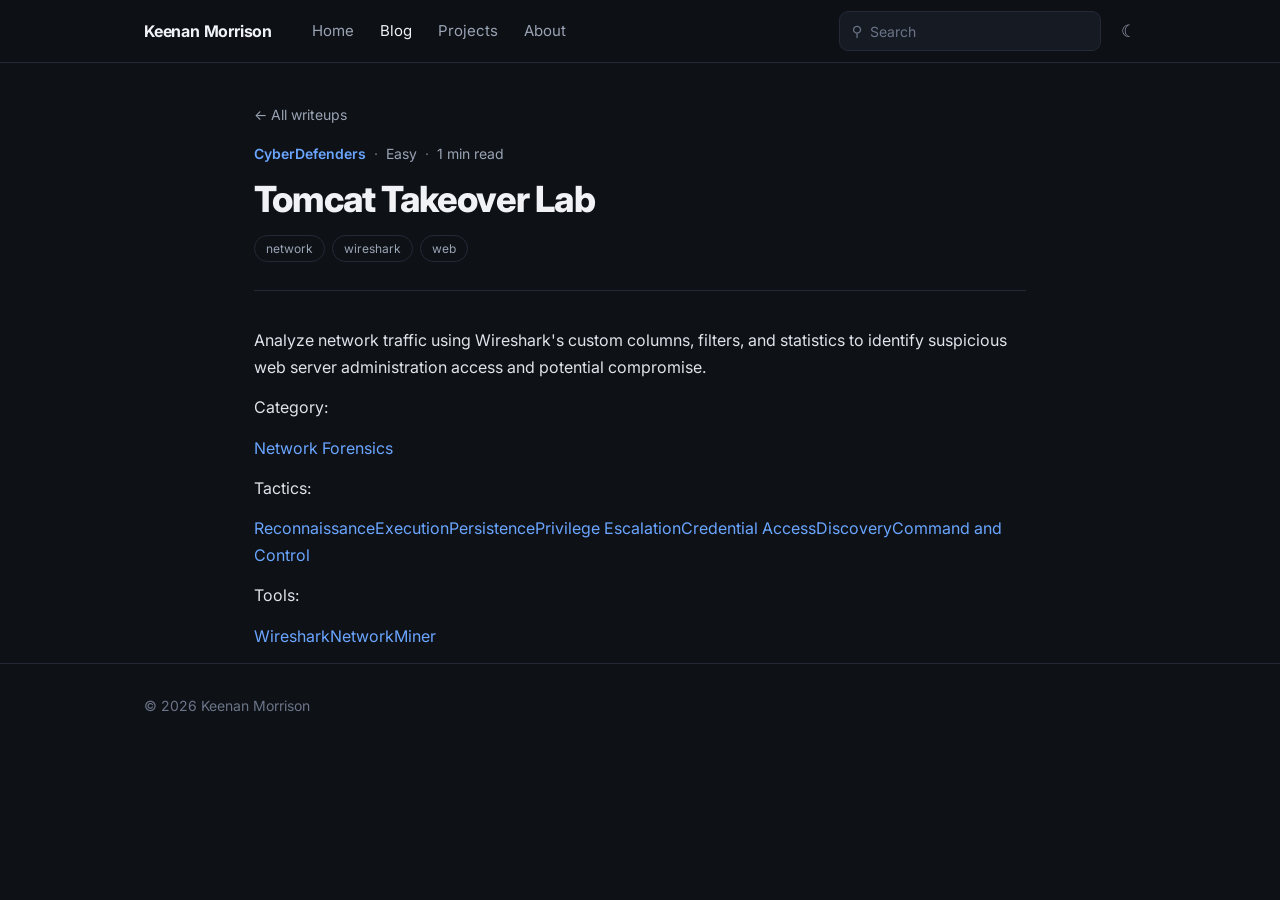
<file: blog/posts/tomcat-takeover-lab/index.html>
<!doctype html>
<html lang="en" data-theme="dark">
<head>
<meta charset="utf-8" />
<meta name="viewport" content="width=device-width, initial-scale=1" />
<title>Tomcat Takeover Lab — Keenan Morrison</title>
<link rel="preconnect" href="https://fonts.googleapis.com" />
<link href="https://fonts.googleapis.com/css2?family=Inter:wght@400;500;600;700;800&family=JetBrains+Mono:wght@400;500;600;700&display=swap" rel="stylesheet" />
<link rel="stylesheet" href="../../assets/blog.css" />
</head>
<body>
<nav><div class="nav">
  <a class="brand" href="/">Keenan Morrison</a>
  <div class="nav-links"><a href="/">Home</a><a href="/blog/" class="here">Blog</a><a href="/#projects">Projects</a><a href="/#about">About</a></div>
  <div class="nav-search"><span class="ns-ico">&#9906;</span><input id="navsearch" type="search" placeholder="Search" autocomplete="off" /></div>
  <button class="toggle" id="toggle" aria-label="Toggle theme">&#9790;</button>
</div></nav>
<div class="wrap post">
  <a class="back" href="/blog/">&larr; All writeups</a>
  <header class="post-head">
    <div class="post-meta">
      <span class="src">CyberDefenders</span>
      <span class="dot">&middot;</span><span>Easy</span>
      
      <span class="dot">&middot;</span><span>1 min read</span>
    </div>
    <h1>Tomcat Takeover Lab</h1>
    <div class="tags"><a class="tag" href="/blog/?tag=network">network</a><a class="tag" href="/blog/?tag=wireshark">wireshark</a><a class="tag" href="/blog/?tag=web">web</a></div>
  </header>
  <article class="prose">
<p>Analyze network traffic using Wireshark's custom columns, filters, and statistics to identify suspicious web server administration access and potential compromise.</p>
<p>Category:</p>
<p><a href="https://cyberdefenders.org/blueteam-ctf-challenges/?categories=network-forensics">Network Forensics</a></p>
<p>Tactics:</p>
<p><a href="https://cyberdefenders.org/blueteam-ctf-challenges/?tactics=reconnaissance">Reconnaissance</a><a href="https://cyberdefenders.org/blueteam-ctf-challenges/?tactics=execution">Execution</a><a href="https://cyberdefenders.org/blueteam-ctf-challenges/?tactics=persistence">Persistence</a><a href="https://cyberdefenders.org/blueteam-ctf-challenges/?tactics=privilege-escalation">Privilege Escalation</a><a href="https://cyberdefenders.org/blueteam-ctf-challenges/?tactics=credential-access">Credential Access</a><a href="https://cyberdefenders.org/blueteam-ctf-challenges/?tactics=discovery">Discovery</a><a href="https://cyberdefenders.org/blueteam-ctf-challenges/?tactics=command-and-control">Command and Control</a></p>
<p>Tools:</p>
<p><a href="https://cyberdefenders.org/blueteam-ctf-challenges/?tools=wireshark">Wireshark</a><a href="https://cyberdefenders.org/blueteam-ctf-challenges/?tools=networkminer">NetworkMiner</a></p>

  </article>
</div>
<footer><div class="wrap">&copy; <span id="yr"></span> Keenan Morrison</div></footer>
<script>
  const r = document.documentElement;
  const s = localStorage.getItem('theme'); if (s) r.setAttribute('data-theme', s);
  const t = document.getElementById('toggle');
  if (t) t.onclick = () => { const n = r.getAttribute('data-theme') === 'light' ? 'dark' : 'light'; r.setAttribute('data-theme', n); localStorage.setItem('theme', n); };
  const y = document.getElementById('yr'); if (y) y.textContent = new Date().getFullYear();
</script>
<script src="../../assets/blog-search.js"></script>
</body>
</html>
</file>
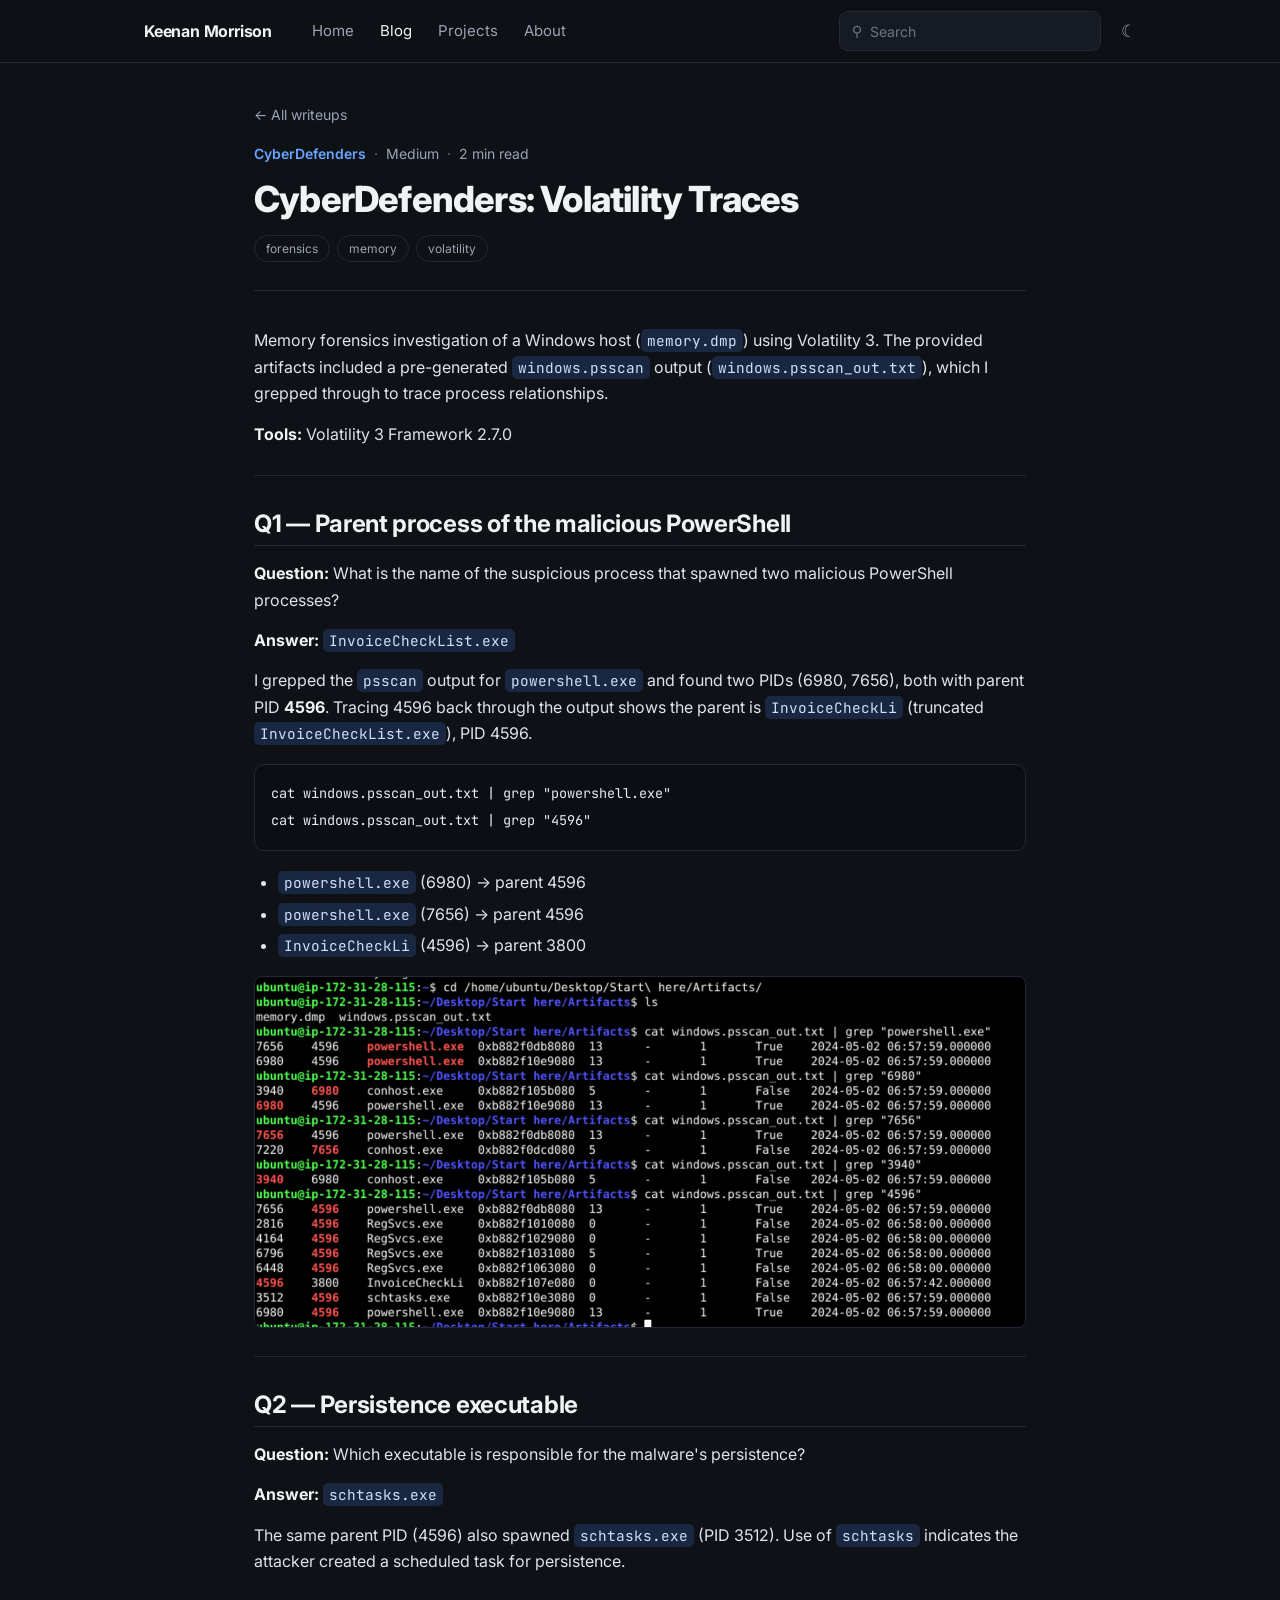
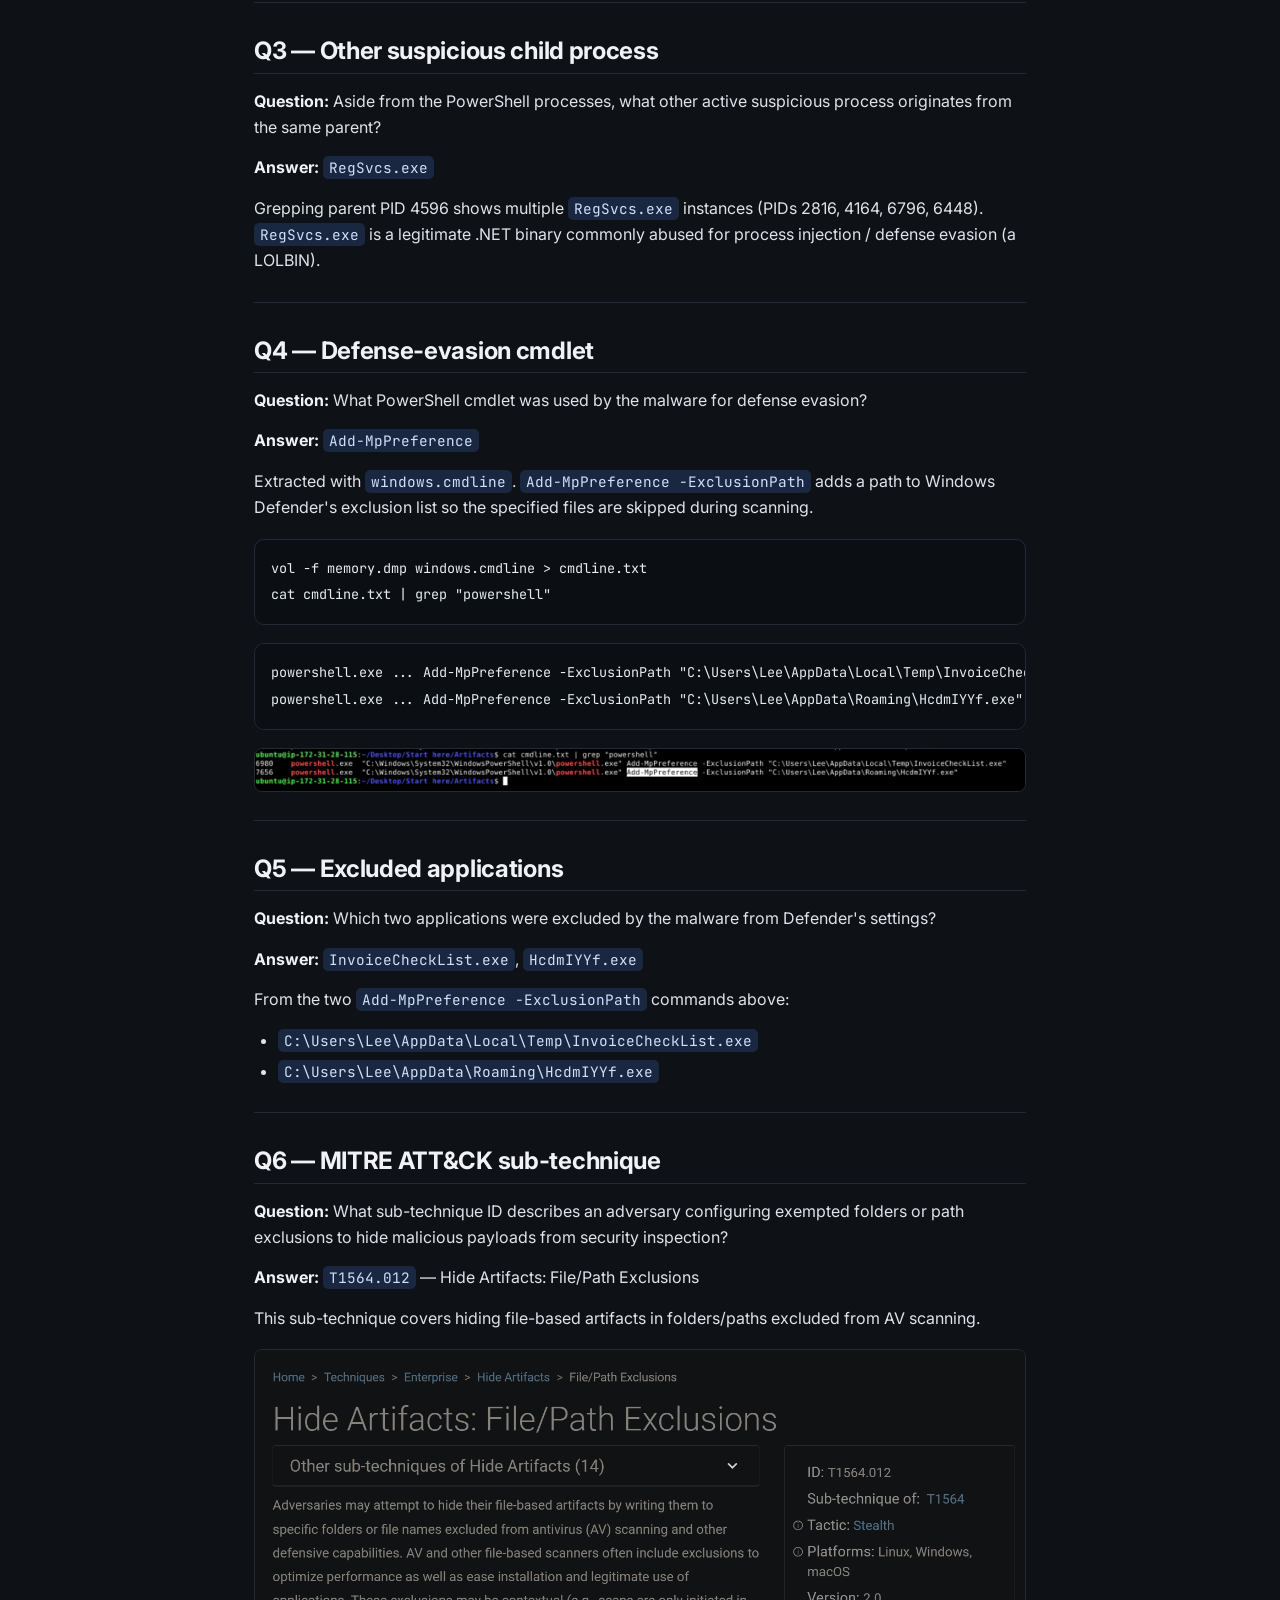
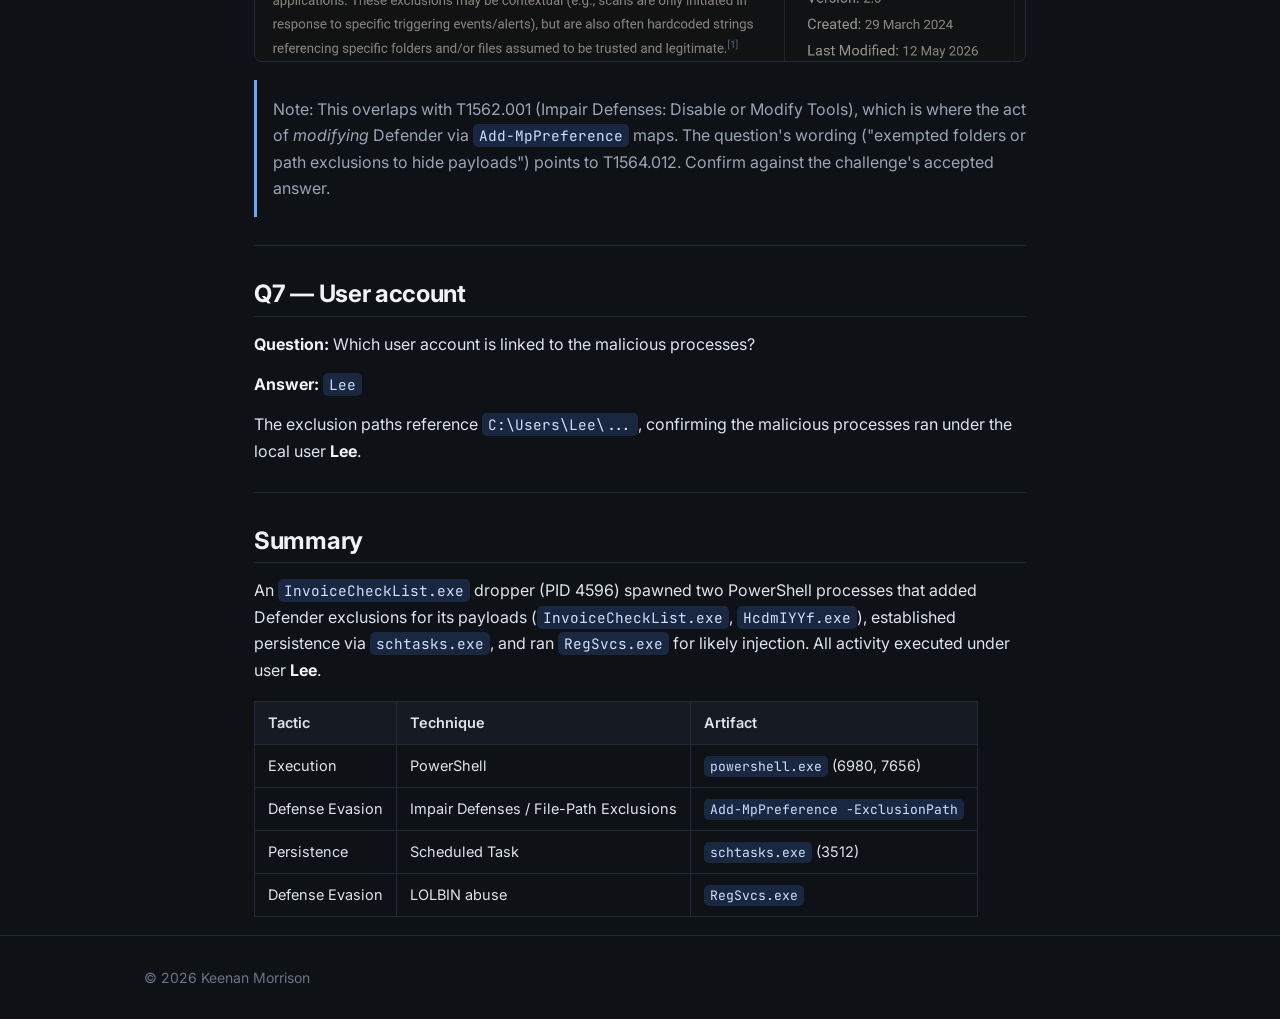
<file: blog/posts/volatility-traces/index.html>
<!doctype html>
<html lang="en" data-theme="dark">
<head>
<meta charset="utf-8" />
<meta name="viewport" content="width=device-width, initial-scale=1" />
<title>CyberDefenders: Volatility Traces — Keenan Morrison</title>
<link rel="preconnect" href="https://fonts.googleapis.com" />
<link href="https://fonts.googleapis.com/css2?family=Inter:wght@400;500;600;700;800&family=JetBrains+Mono:wght@400;500;600;700&display=swap" rel="stylesheet" />
<link rel="stylesheet" href="../../assets/blog.css" />
</head>
<body>
<nav><div class="nav">
  <a class="brand" href="/">Keenan Morrison</a>
  <div class="nav-links"><a href="/">Home</a><a href="/blog/" class="here">Blog</a><a href="/#projects">Projects</a><a href="/#about">About</a></div>
  <div class="nav-search"><span class="ns-ico">&#9906;</span><input id="navsearch" type="search" placeholder="Search" autocomplete="off" /></div>
  <button class="toggle" id="toggle" aria-label="Toggle theme">&#9790;</button>
</div></nav>
<div class="wrap post">
  <a class="back" href="/blog/">&larr; All writeups</a>
  <header class="post-head">
    <div class="post-meta">
      <span class="src">CyberDefenders</span>
      <span class="dot">&middot;</span><span>Medium</span>
      
      <span class="dot">&middot;</span><span>2 min read</span>
    </div>
    <h1>CyberDefenders: Volatility Traces</h1>
    <div class="tags"><a class="tag" href="/blog/?tag=forensics">forensics</a><a class="tag" href="/blog/?tag=memory">memory</a><a class="tag" href="/blog/?tag=volatility">volatility</a></div>
  </header>
  <article class="prose">
<p>Memory forensics investigation of a Windows host (<code>memory.dmp</code>) using Volatility 3. The provided artifacts included a pre-generated <code>windows.psscan</code> output (<code>windows.psscan_out.txt</code>), which I grepped through to trace process relationships.</p>
<p><strong>Tools:</strong> Volatility 3 Framework 2.7.0</p>
<hr>
<h2>Q1 — Parent process of the malicious PowerShell</h2>
<p><strong>Question:</strong> What is the name of the suspicious process that spawned two malicious PowerShell processes?</p>
<p><strong>Answer:</strong> <code>InvoiceCheckList.exe</code></p>
<p>I grepped the <code>psscan</code> output for <code>powershell.exe</code> and found two PIDs (6980, 7656), both with parent PID <strong>4596</strong>. Tracing 4596 back through the output shows the parent is <code>InvoiceCheckLi</code> (truncated <code>InvoiceCheckList.exe</code>), PID 4596.</p>
<pre class="hl"><code>cat windows.psscan_out.txt | grep &quot;powershell.exe&quot;
cat windows.psscan_out.txt | grep &quot;4596&quot;
</code></pre>
<ul>
<li><code>powershell.exe</code> (6980) → parent 4596</li>
<li><code>powershell.exe</code> (7656) → parent 4596</li>
<li><code>InvoiceCheckLi</code> (4596) → parent 3800</li>
</ul>
<p><img src="img/psscan.png" alt="psscan process tracing"></p>
<hr>
<h2>Q2 — Persistence executable</h2>
<p><strong>Question:</strong> Which executable is responsible for the malware's persistence?</p>
<p><strong>Answer:</strong> <code>schtasks.exe</code></p>
<p>The same parent PID (4596) also spawned <code>schtasks.exe</code> (PID 3512). Use of <code>schtasks</code> indicates the attacker created a scheduled task for persistence.</p>
<hr>
<h2>Q3 — Other suspicious child process</h2>
<p><strong>Question:</strong> Aside from the PowerShell processes, what other active suspicious process originates from the same parent?</p>
<p><strong>Answer:</strong> <code>RegSvcs.exe</code></p>
<p>Grepping parent PID 4596 shows multiple <code>RegSvcs.exe</code> instances (PIDs 2816, 4164, 6796, 6448). <code>RegSvcs.exe</code> is a legitimate .NET binary commonly abused for process injection / defense evasion (a LOLBIN).</p>
<hr>
<h2>Q4 — Defense-evasion cmdlet</h2>
<p><strong>Question:</strong> What PowerShell cmdlet was used by the malware for defense evasion?</p>
<p><strong>Answer:</strong> <code>Add-MpPreference</code></p>
<p>Extracted with <code>windows.cmdline</code>. <code>Add-MpPreference -ExclusionPath</code> adds a path to Windows Defender's exclusion list so the specified files are skipped during scanning.</p>
<pre class="hl"><code>vol -f memory.dmp windows.cmdline &gt; cmdline.txt
cat cmdline.txt | grep &quot;powershell&quot;
</code></pre>
<pre class="hl"><code>powershell.exe ... Add-MpPreference -ExclusionPath &quot;C:\Users\Lee\AppData\Local\Temp\InvoiceCheckList.exe&quot;
powershell.exe ... Add-MpPreference -ExclusionPath &quot;C:\Users\Lee\AppData\Roaming\HcdmIYYf.exe&quot;
</code></pre>
<p><img src="img/cmdline.png" alt="cmdline Add-MpPreference exclusions"></p>
<hr>
<h2>Q5 — Excluded applications</h2>
<p><strong>Question:</strong> Which two applications were excluded by the malware from Defender's settings?</p>
<p><strong>Answer:</strong> <code>InvoiceCheckList.exe</code>, <code>HcdmIYYf.exe</code></p>
<p>From the two <code>Add-MpPreference -ExclusionPath</code> commands above:</p>
<ul>
<li><code>C:\Users\Lee\AppData\Local\Temp\InvoiceCheckList.exe</code></li>
<li><code>C:\Users\Lee\AppData\Roaming\HcdmIYYf.exe</code></li>
</ul>
<hr>
<h2>Q6 — MITRE ATT&amp;CK sub-technique</h2>
<p><strong>Question:</strong> What sub-technique ID describes an adversary configuring exempted folders or path exclusions to hide malicious payloads from security inspection?</p>
<p><strong>Answer:</strong> <code>T1564.012</code> — Hide Artifacts: File/Path Exclusions</p>
<p>This sub-technique covers hiding file-based artifacts in folders/paths excluded from AV scanning.</p>
<p><img src="img/t1564-012.png" alt="MITRE ATT&amp;CK T1564.012 File/Path Exclusions"></p>
<blockquote>
<p>Note: This overlaps with T1562.001 (Impair Defenses: Disable or Modify Tools), which is where the act of <em>modifying</em> Defender via <code>Add-MpPreference</code> maps. The question's wording (&quot;exempted folders or path exclusions to hide payloads&quot;) points to T1564.012. Confirm against the challenge's accepted answer.</p>
</blockquote>
<hr>
<h2>Q7 — User account</h2>
<p><strong>Question:</strong> Which user account is linked to the malicious processes?</p>
<p><strong>Answer:</strong> <code>Lee</code></p>
<p>The exclusion paths reference <code>C:\Users\Lee\...</code>, confirming the malicious processes ran under the local user <strong>Lee</strong>.</p>
<hr>
<h2>Summary</h2>
<p>An <code>InvoiceCheckList.exe</code> dropper (PID 4596) spawned two PowerShell processes that added Defender exclusions for its payloads (<code>InvoiceCheckList.exe</code>, <code>HcdmIYYf.exe</code>), established persistence via <code>schtasks.exe</code>, and ran <code>RegSvcs.exe</code> for likely injection. All activity executed under user <strong>Lee</strong>.</p>
<table>
<thead>
<tr>
<th>Tactic</th>
<th>Technique</th>
<th>Artifact</th>
</tr>
</thead>
<tbody>
<tr>
<td>Execution</td>
<td>PowerShell</td>
<td><code>powershell.exe</code> (6980, 7656)</td>
</tr>
<tr>
<td>Defense Evasion</td>
<td>Impair Defenses / File-Path Exclusions</td>
<td><code>Add-MpPreference -ExclusionPath</code></td>
</tr>
<tr>
<td>Persistence</td>
<td>Scheduled Task</td>
<td><code>schtasks.exe</code> (3512)</td>
</tr>
<tr>
<td>Defense Evasion</td>
<td>LOLBIN abuse</td>
<td><code>RegSvcs.exe</code></td>
</tr>
</tbody>
</table>

  </article>
</div>
<footer><div class="wrap">&copy; <span id="yr"></span> Keenan Morrison</div></footer>
<script>
  const r = document.documentElement;
  const s = localStorage.getItem('theme'); if (s) r.setAttribute('data-theme', s);
  const t = document.getElementById('toggle');
  if (t) t.onclick = () => { const n = r.getAttribute('data-theme') === 'light' ? 'dark' : 'light'; r.setAttribute('data-theme', n); localStorage.setItem('theme', n); };
  const y = document.getElementById('yr'); if (y) y.textContent = new Date().getFullYear();
</script>
<script src="../../assets/blog-search.js"></script>
</body>
</html>
</file>
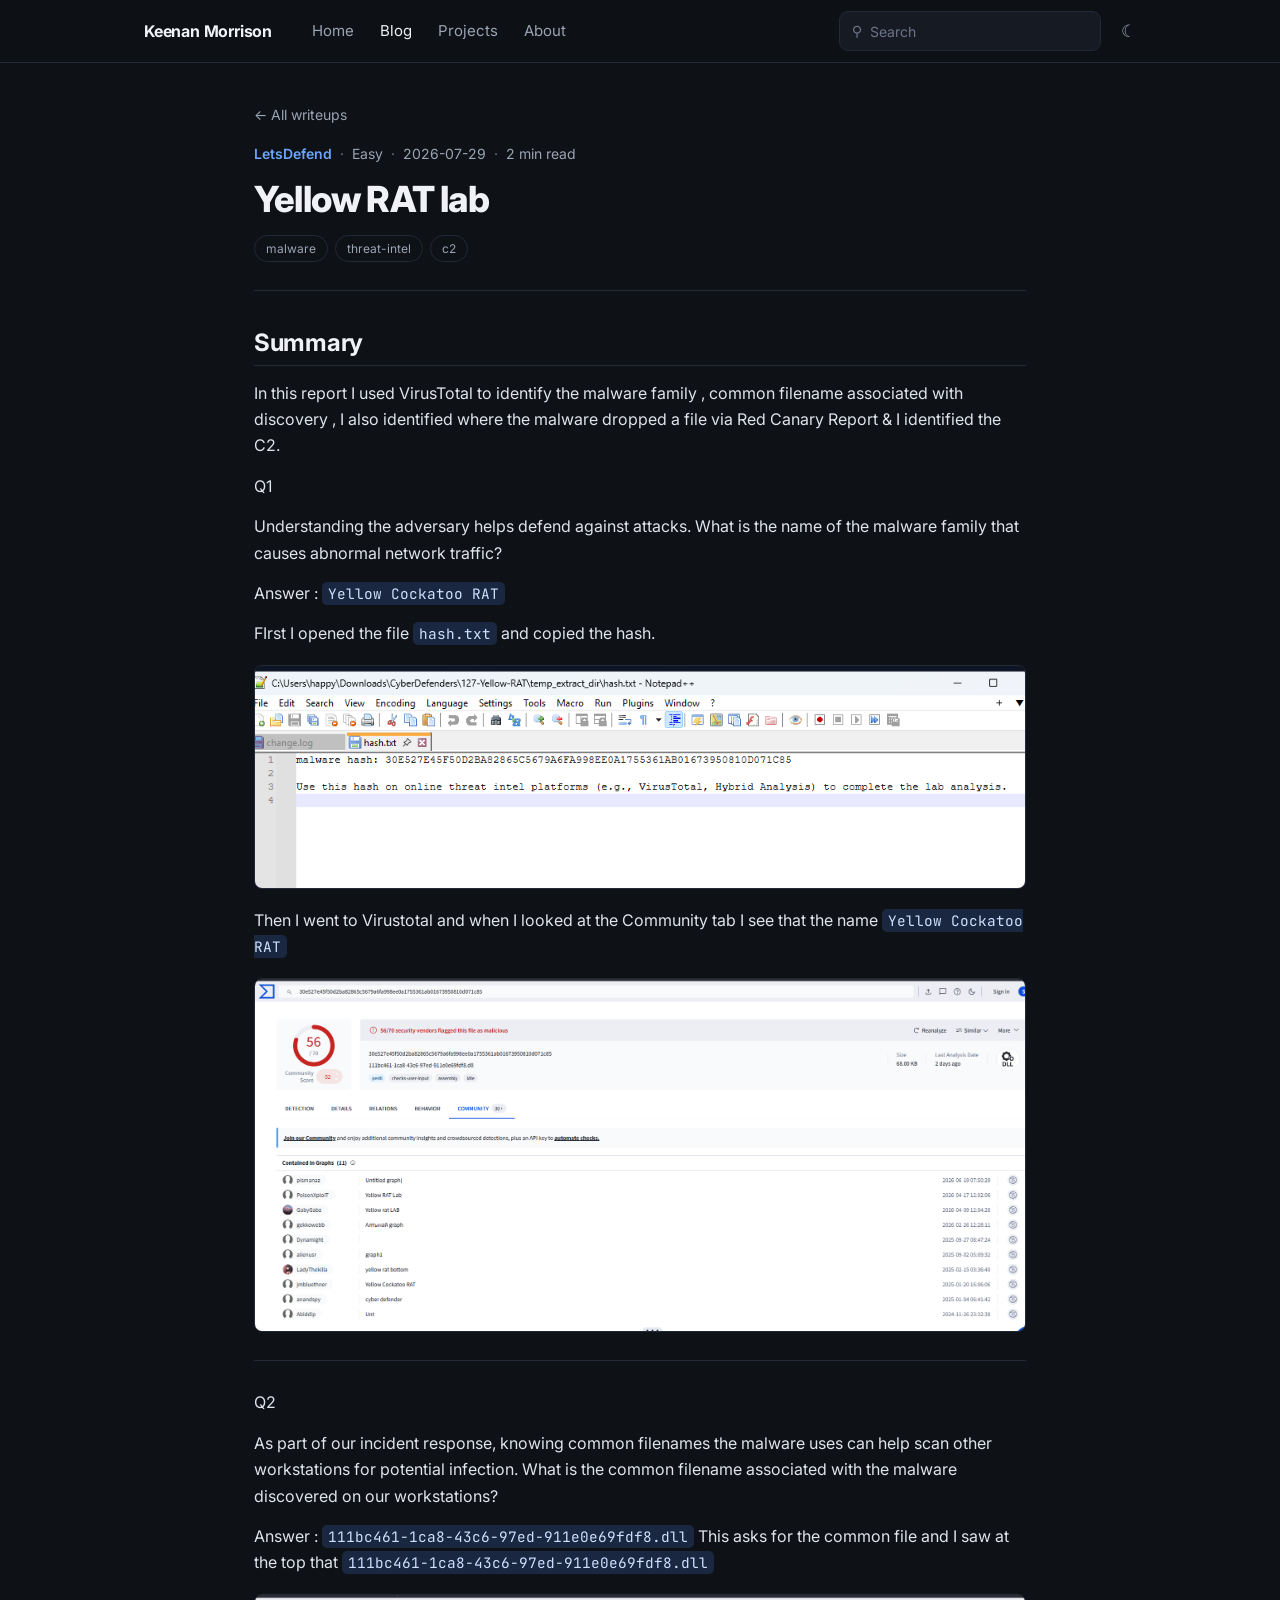
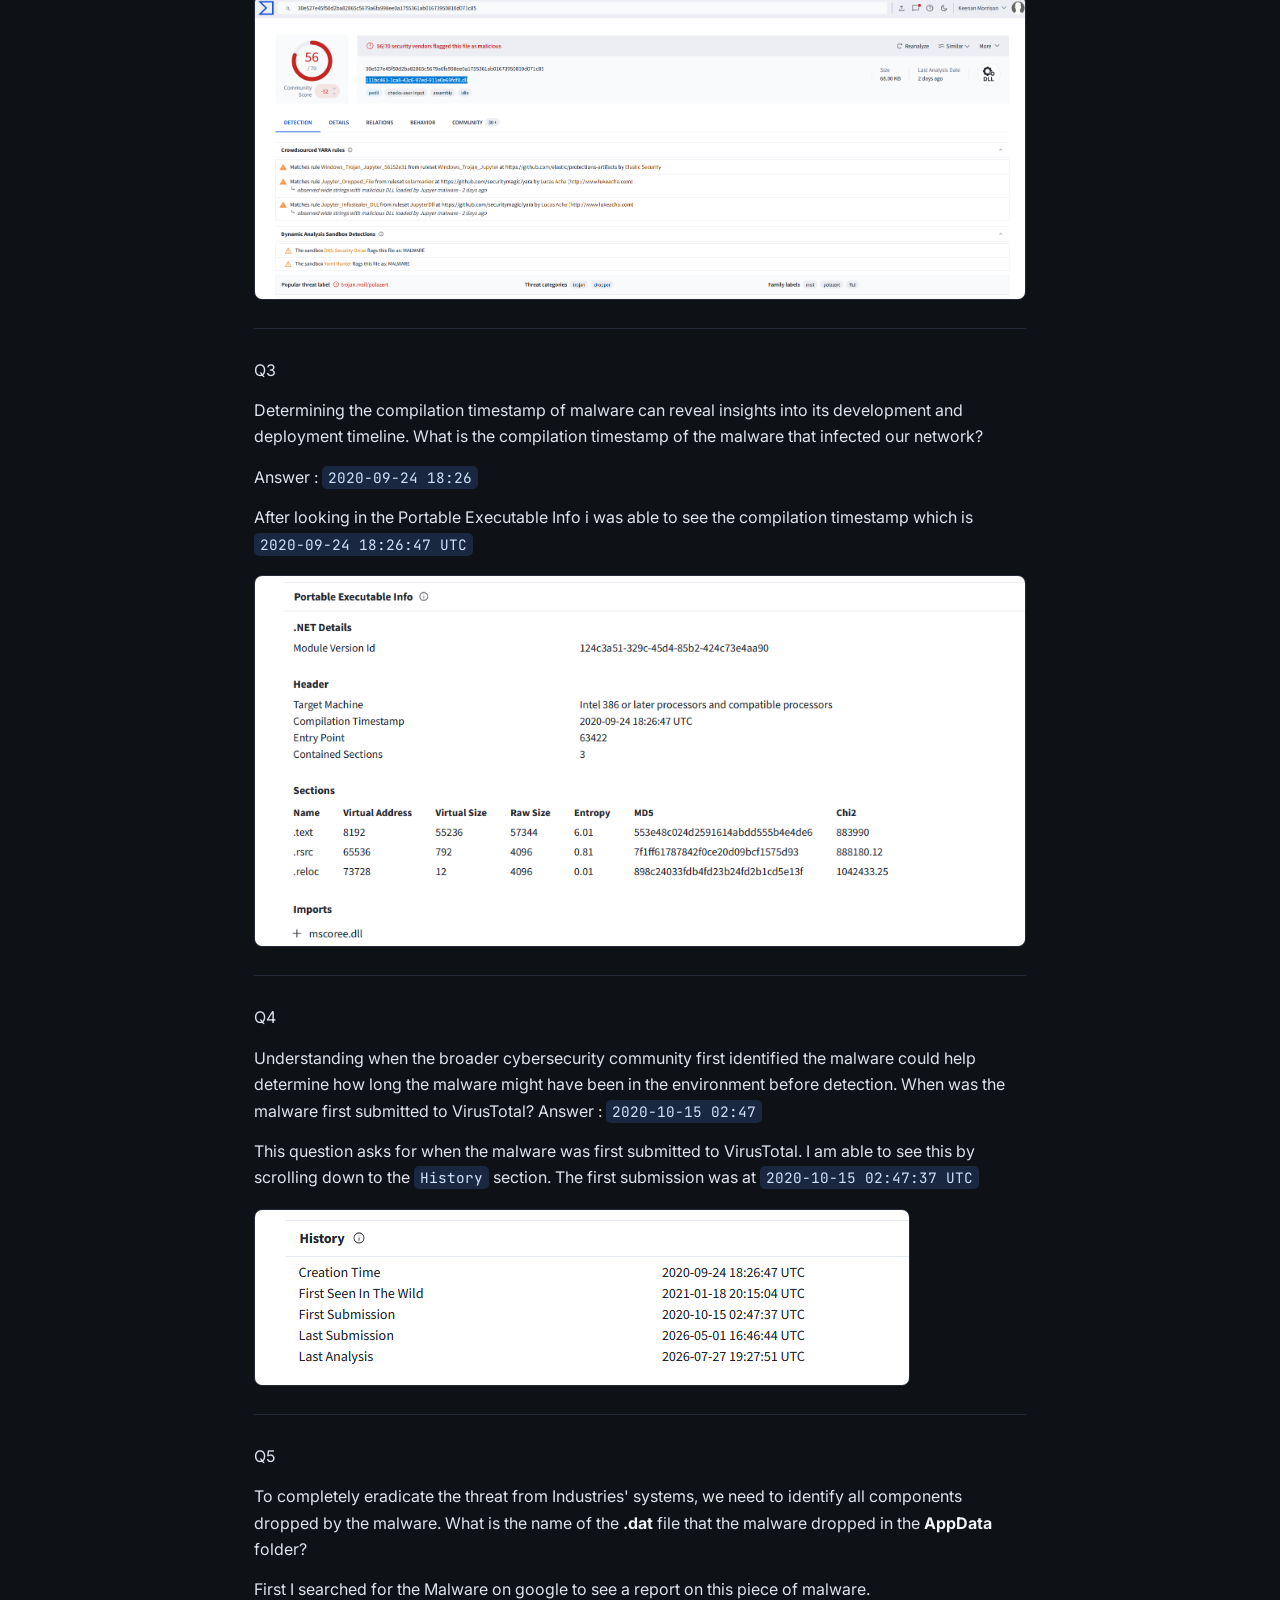
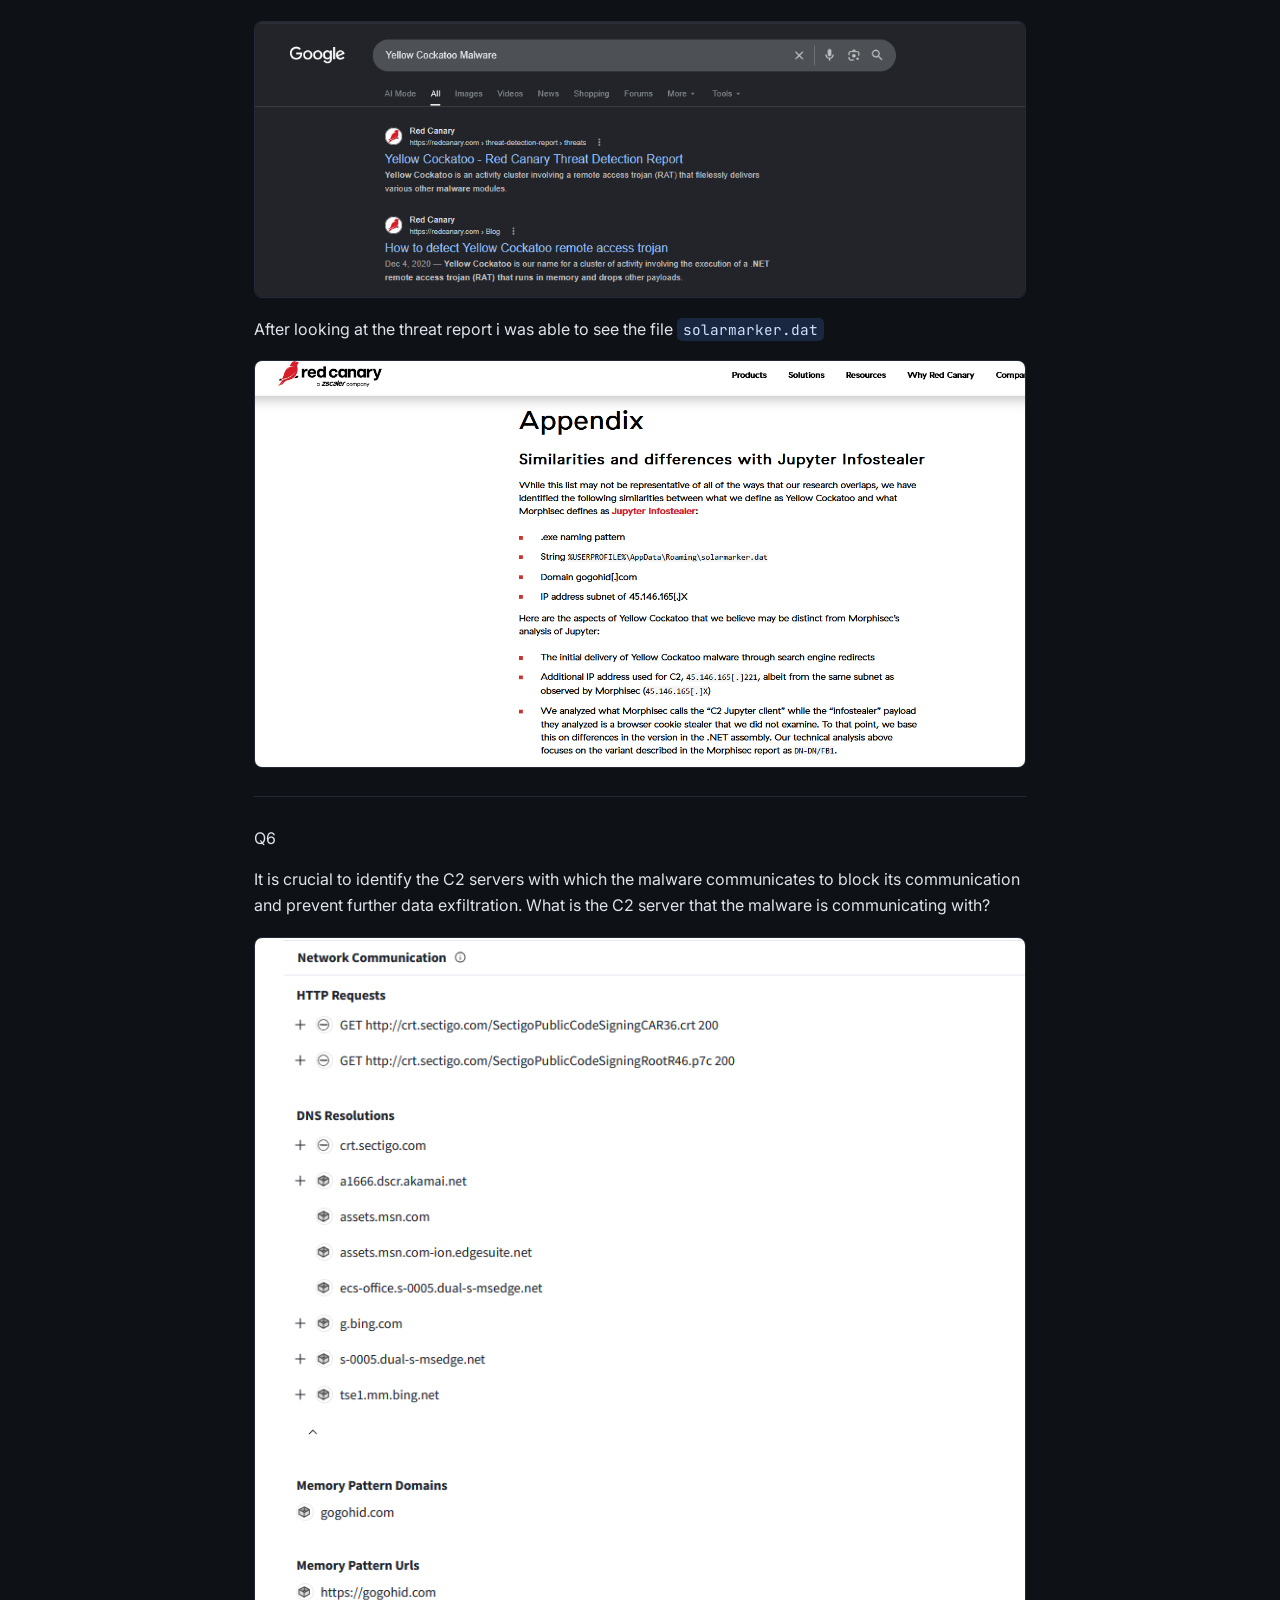
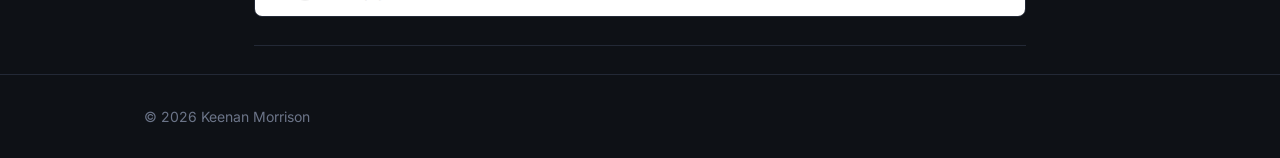
<file: blog/posts/yellow-rat-lab/index.html>
<!doctype html>
<html lang="en" data-theme="dark">
<head>
<meta charset="utf-8" />
<meta name="viewport" content="width=device-width, initial-scale=1" />
<title>Yellow RAT lab — Keenan Morrison</title>
<link rel="preconnect" href="https://fonts.googleapis.com" />
<link href="https://fonts.googleapis.com/css2?family=Inter:wght@400;500;600;700;800&family=JetBrains+Mono:wght@400;500;600;700&display=swap" rel="stylesheet" />
<link rel="stylesheet" href="../../assets/blog.css" />
</head>
<body>
<nav><div class="nav">
  <a class="brand" href="/">Keenan Morrison</a>
  <div class="nav-links"><a href="/">Home</a><a href="/blog/" class="here">Blog</a><a href="/#projects">Projects</a><a href="/#about">About</a></div>
  <div class="nav-search"><span class="ns-ico">&#9906;</span><input id="navsearch" type="search" placeholder="Search" autocomplete="off" /></div>
  <button class="toggle" id="toggle" aria-label="Toggle theme">&#9790;</button>
</div></nav>
<div class="wrap post">
  <a class="back" href="/blog/">&larr; All writeups</a>
  <header class="post-head">
    <div class="post-meta">
      <span class="src">LetsDefend</span>
      <span class="dot">&middot;</span><span>Easy</span>
      <span class="dot">&middot;</span><span>2026-07-29</span>
      <span class="dot">&middot;</span><span>2 min read</span>
    </div>
    <h1>Yellow RAT lab</h1>
    <div class="tags"><a class="tag" href="/blog/?tag=malware">malware</a><a class="tag" href="/blog/?tag=threat-intel">threat-intel</a><a class="tag" href="/blog/?tag=c2">c2</a></div>
  </header>
  <article class="prose">
<h2>Summary</h2>
<p>In this report I used VirusTotal to identify the malware family , common filename associated with discovery , I also identified where the malware dropped a file via Red Canary Report &amp; I identified the C2.</p>
<p>Q1</p>
<p>Understanding the adversary helps defend against attacks. What is the name of the malware family that causes abnormal network traffic?</p>
<p>Answer : <code>Yellow Cockatoo RAT</code></p>
<p>FIrst I opened the file <code>hash.txt</code> and copied the hash.</p>
<p><img src="img/Pasted%20image%2020260729200839.png" alt=""></p>
<p>Then I went to Virustotal and when I looked at the Community tab I see that the name <code>Yellow Cockatoo RAT</code></p>
<p><img src="img/Pasted%20image%2020260729202346.png" alt=""></p>
<hr>
<p>Q2</p>
<p>As part of our incident response, knowing common filenames the malware uses can help scan other workstations for potential infection. What is the common filename associated with the malware discovered on our workstations?</p>
<p>Answer : <code>111bc461-1ca8-43c6-97ed-911e0e69fdf8.dll</code>
This asks for the common file and I saw at the top that <code>111bc461-1ca8-43c6-97ed-911e0e69fdf8.dll</code></p>
<p><img src="img/Pasted%20image%2020260729202609.png" alt=""></p>
<hr>
<p>Q3</p>
<p>Determining the compilation timestamp of malware can reveal insights into its development and deployment timeline. What is the compilation timestamp of the malware that infected our network?</p>
<p>Answer : <code>2020-09-24 18:26</code></p>
<p>After looking in the Portable Executable Info i was able to see the compilation timestamp which is <code>2020-09-24 18:26:47 UTC</code></p>
<p><img src="img/Pasted%20image%2020260729202856.png" alt=""></p>
<hr>
<p>Q4</p>
<p>Understanding when the broader cybersecurity community first identified the malware could help determine how long the malware might have been in the environment before detection. When was the malware first submitted to VirusTotal?
Answer : <code>2020-10-15 02:47</code></p>
<p>This question asks for when the malware was first submitted to VirusTotal. I am able to see this by scrolling down to the <code>History</code> section. The first submission was at <code>2020-10-15 02:47:37 UTC</code></p>
<p><img src="img/Pasted%20image%2020260729203026.png" alt=""></p>
<hr>
<p>Q5</p>
<p>To completely eradicate the threat from Industries' systems, we need to identify all components dropped by the malware. What is the name of the <strong>.dat</strong> file that the malware dropped in the <strong>AppData</strong> folder?</p>
<p>First I searched for the Malware on google to see a report on this piece of malware.</p>
<p><img src="img/Pasted%20image%2020260729203322.png" alt=""></p>
<p>After looking at the threat report i was able to see the file <code>solarmarker.dat</code></p>
<p><img src="img/Pasted%20image%2020260729203711.png" alt=""></p>
<hr>
<p>Q6</p>
<p>It is crucial to identify the C2 servers with which the malware communicates to block its communication and prevent further data exfiltration. What is the C2 server that the malware is communicating with?</p>
<p><img src="img/Pasted%20image%2020260729203906.png" alt=""></p>
<hr>

  </article>
</div>
<footer><div class="wrap">&copy; <span id="yr"></span> Keenan Morrison</div></footer>
<script>
  const r = document.documentElement;
  const s = localStorage.getItem('theme'); if (s) r.setAttribute('data-theme', s);
  const t = document.getElementById('toggle');
  if (t) t.onclick = () => { const n = r.getAttribute('data-theme') === 'light' ? 'dark' : 'light'; r.setAttribute('data-theme', n); localStorage.setItem('theme', n); };
  const y = document.getElementById('yr'); if (y) y.textContent = new Date().getFullYear();
</script>
<script src="../../assets/blog-search.js"></script>
</body>
</html>
</file>
<file: assets/css/main.css>
/* ===== Design tokens ===== */
:root {
  --bg: #0e1116; --card: #161a22; --border: #232936; --border-hover: #333d4f;
  --text: #f0f2f6; --muted: #9aa4b4; --dim: #6b7488;
  --accent: #7d8db0; --accent-soft: #1b2130;
  --max: 1040px; --radius: 12px;
  --font: 'Inter', system-ui, sans-serif;
}
:root[data-theme='light'] {
  --bg: #ffffff; --card: #f7f8fa; --border: #e6e8ec; --border-hover: #d3d7de;
  --text: #14181f; --muted: #565e6e; --dim: #8a92a1; --accent: #5a6a8c; --accent-soft: #eef1f6;
}

/* ===== Base ===== */
* { box-sizing: border-box; margin: 0; padding: 0; }
html { scroll-behavior: smooth; }
@media (prefers-reduced-motion: reduce){ html{scroll-behavior:auto;} *{transition:none!important;} }
body { background: var(--bg); color: var(--text); font-family: var(--font); line-height: 1.65; -webkit-font-smoothing: antialiased; }
.wrap { max-width: var(--max); margin: 0 auto; padding: 0 24px; }
a:focus-visible, button:focus-visible { outline: 2px solid var(--accent); outline-offset: 2px; border-radius: 4px; }

/* ===== Nav (shared) ===== */
nav { border-bottom: 1px solid var(--border); position: sticky; top: 0;
      background: color-mix(in srgb, var(--bg) 88%, transparent); backdrop-filter: blur(8px); z-index: 20; }
.nav { display: flex; align-items: center; height: 62px; max-width: var(--max); margin: 0 auto; padding: 0 24px; }
.brand { font-weight: 700; letter-spacing: -.2px; text-decoration: none; color: var(--text); }
.nav-links { margin-left: auto; display: flex; gap: 26px; }
.nav-links a { color: var(--muted); font-size: 15px; text-decoration: none; transition: color .15s; }
.nav-links a:hover, .nav-links a.active { color: var(--text); }
.toggle { margin-left: 24px; background: none; border: none; color: var(--muted); cursor: pointer; font-size: 17px; }
.toggle:hover { color: var(--accent); }

/* ===== Shared bits ===== */
.sec-title { font-size: 13px; font-weight: 700; text-transform: uppercase; letter-spacing: 1.5px; color: var(--accent); margin-bottom: 28px; }
.bubbles { display: flex; flex-wrap: wrap; gap: 10px; }
.bubble { border: 1px solid var(--border); border-radius: 999px; padding: 7px 15px; font-size: 14px; color: var(--muted); background: var(--card); }
.bubble.progress { border-style: dashed; color: var(--dim); }
footer { border-top: 1px solid var(--border); padding: 30px 0; color: var(--dim); font-size: 14px; }
footer a { color: var(--muted); text-decoration: none; }
footer a:hover { color: var(--accent); }
</file>
<file: assets/css/home.css>
.hero { display: flex; gap: 56px; align-items: center; padding: 96px 0 72px; }
.hero-photo { width: 220px; height: 220px; border-radius: 50%; flex-shrink: 0; object-fit: cover; border: 2px solid var(--border); background: var(--card); }
.hero > div { flex: 1; }
.hero h1 { font-size: 52px; font-weight: 800; letter-spacing: -1.5px; line-height: 1.05; }
.hero .tag { color: var(--accent); font-weight: 600; font-size: 13px; letter-spacing: 1px; text-transform: uppercase; margin-bottom: 12px; }
.hero p { color: var(--muted); margin-top: 18px; font-size: 17px; max-width: 620px; line-height: 1.7; }
.hero p strong { color: var(--text); font-weight: 600; }

.socials { display: flex; gap: 12px; margin-top: 30px; }
.icon-btn { display: inline-flex; align-items: center; justify-content: center; width: 44px; height: 44px; border: 1px solid var(--border); border-radius: 10px; color: var(--muted); background: var(--card); transition: color .15s, border-color .15s, transform .15s; }
.icon-btn:hover { color: var(--accent); border-color: var(--border-hover); transform: translateY(-2px); }
.icon-btn svg { width: 20px; height: 20px; }

section { padding: 64px 0; border-top: 1px solid var(--border); }
.sec-head { display: flex; align-items: baseline; justify-content: space-between; margin-bottom: 22px; }
.sec-head .sec-title { margin-bottom: 0; }
.sec-head a { color: var(--accent); font-size: 14px; text-decoration: none; }
.sec-head a:hover { text-decoration: underline; }

.proj { display: grid; grid-template-columns: repeat(3, 1fr); gap: 16px; }
.p-card { border: 1px solid var(--border); border-radius: var(--radius); padding: 20px; background: var(--card); text-decoration: none; color: inherit; transition: .15s; display: block; }
.p-card:hover { border-color: var(--border-hover); transform: translateY(-2px); }
.p-card h3 { font-size: 17px; margin-bottom: 6px; }
.p-card p { color: var(--muted); font-size: 14px; }

@media (max-width: 860px){ .proj { grid-template-columns: 1fr; } }
@media (max-width: 720px) {
  .hero { flex-direction: column; text-align: center; align-items: center; gap: 28px; padding-top: 64px; }
  .hero-photo { width: 160px; height: 160px; }
  .hero h1 { font-size: 40px; }
  .hero p { text-align: left; } .socials { justify-content: center; }
}
</file>
<file: assets/css/about.css>
.about-wrap { max-width: 760px; }
header.page { padding: 72px 0 8px; }
header.page h1 { font-size: 42px; font-weight: 800; letter-spacing: -1px; }
header.page .tag { color: var(--accent); font-weight: 600; font-size: 13px; letter-spacing: 1px; text-transform: uppercase; margin-bottom: 12px; }
.lede { color: var(--muted); font-size: 18px; margin-top: 20px; }
.lede strong { color: var(--text); font-weight: 600; }
.prose { color: var(--muted); font-size: 16px; margin-top: 18px; }
.prose strong { color: var(--text); font-weight: 600; }
.prose a { color: var(--accent); }

section { padding: 40px 0; border-top: 1px solid var(--border); margin-top: 40px; }
section:first-of-type { border-top: none; margin-top: 24px; }

.item { display: flex; justify-content: space-between; gap: 20px; padding: 16px 0; border-bottom: 1px solid var(--border); }
.item:last-child { border-bottom: none; }
.item .role { color: var(--text); font-weight: 600; font-size: 16px; }
.item .org { color: var(--muted); font-size: 14px; margin-top: 2px; }
.item .when { color: var(--dim); font-size: 14px; white-space: nowrap; text-align: right; }
@media (max-width: 560px){ .item { flex-direction: column; gap: 4px; } .item .when { text-align: left; } }
</file>
<file: blog/assets/blog.css>
:root{
  --bg:#0e1116; --card:#161a22; --border:#232936; --border-hover:#333d4f;
  --text:#f0f2f6; --muted:#9aa4b4; --dim:#6b7488;
  --accent:#6aa5ff; --accent-soft:#1a2740;
  --font-ui:'Inter',system-ui,sans-serif;
  --font-mono:'JetBrains Mono',ui-monospace,SFMono-Regular,Menlo,monospace;
}
:root[data-theme='light']{
  --bg:#fff; --card:#f7f8fa; --border:#e6e8ec; --border-hover:#d3d7de;
  --text:#14181f; --muted:#565e6e; --dim:#8a92a1; --accent:#2f6bd6; --accent-soft:#eaf1fc;
}
*{box-sizing:border-box;margin:0;padding:0}
html{scroll-behavior:smooth}
body{background:var(--bg);color:var(--text);font-family:var(--font-ui);line-height:1.65;-webkit-font-smoothing:antialiased}
.wrap{max-width:1040px;margin:0 auto;padding:0 24px}
a{color:inherit}

nav{border-bottom:1px solid var(--border);position:sticky;top:0;background:color-mix(in srgb,var(--bg) 88%,transparent);backdrop-filter:blur(8px);z-index:20}
.nav{display:flex;align-items:center;height:62px;max-width:1040px;margin:0 auto;padding:0 24px;gap:20px}
.brand{font-weight:700;letter-spacing:-.2px;text-decoration:none}
.nav-links{margin-left:20px;display:flex;gap:26px;align-items:center}
.nav-links a{color:var(--muted);font-size:15px;text-decoration:none;transition:color .15s}
.nav-links a:hover,.nav-links a.here{color:var(--text)}
.nav-search{margin-left:auto;display:flex;align-items:center;gap:8px;background:var(--card);border:1px solid var(--border);border-radius:9px;padding:7px 12px;min-width:200px}
.nav-search .ns-ico{color:var(--dim);font-size:14px}
.nav-search input{background:none;border:none;outline:none;color:var(--text);font-family:var(--font-ui);font-size:14px;width:100%}
.nav-search input::placeholder{color:var(--dim)}
.nav-search:focus-within{border-color:var(--accent)}
.nav-search{position:relative}
.ns-results{position:absolute;top:calc(100% + 6px);right:0;width:max(100%,320px);max-height:360px;overflow-y:auto;background:var(--card);border:1px solid var(--border-hover);border-radius:10px;padding:6px;z-index:30;display:flex;flex-direction:column;gap:2px;box-shadow:0 10px 30px rgba(0,0,0,.45)}
.ns-results[hidden]{display:none}
.ns-results a{display:flex;justify-content:space-between;align-items:center;gap:12px;padding:8px 10px;border-radius:7px;text-decoration:none;font-size:13px;color:var(--text)}
.ns-results a:hover,.ns-results a.on{background:var(--accent-soft)}
.ns-src{color:var(--accent);font-size:12px;white-space:nowrap}
.ns-empty{padding:8px 10px;color:var(--muted);font-size:13px}
.toggle{background:none;border:none;color:var(--muted);cursor:pointer;font-size:17px}
.toggle:hover{color:var(--accent)}

.sec-title{font-size:13px;font-weight:700;text-transform:uppercase;letter-spacing:1.5px;color:var(--accent);margin-bottom:14px}
.blog-head{padding:72px 0 32px}
.blog-head h1{font-size:44px;font-weight:800;letter-spacing:-1px}
.blog-head p{color:var(--muted);margin-top:14px;max-width:640px;font-size:16px}

.filter{margin-bottom:30px}
.search-row{display:flex;gap:16px;align-items:stretch}
.search-wrap{flex:1;display:flex;align-items:center;gap:10px;background:var(--card);border:1px solid var(--border);border-radius:11px;padding:0 16px;transition:border-color .15s}
.search-wrap:focus-within{border-color:var(--accent)}
.search-wrap .s-ico{color:var(--dim);font-size:15px}
#search{flex:1;background:none;border:none;padding:14px 0;color:var(--text);font-family:var(--font-ui);font-size:15px;outline:none}
#search::placeholder{color:var(--dim)}
.filters{display:flex;align-items:center;gap:10px;background:var(--card);border:1px solid var(--border);border-radius:11px;padding:0 16px}
.f-label{display:flex;align-items:center;gap:8px;color:var(--muted);font-size:14px;white-space:nowrap}
.f-label .f-ico{color:var(--accent);font-size:11px}
.dd{position:relative}
.dd-btn{display:flex;align-items:center;gap:6px;background:var(--bg);border:1px solid var(--border);border-radius:8px;color:var(--text);padding:8px 12px;font-family:var(--font-ui);font-size:13px;cursor:pointer;transition:.15s;white-space:nowrap}
.dd-btn:hover{border-color:var(--border-hover)}
.dd-btn .caret{color:var(--accent);font-size:10px}
.dd-count{color:var(--accent)}
.dd-menu{display:none;position:absolute;top:calc(100% + 6px);left:0;background:var(--card);border:1px solid var(--border-hover);border-radius:10px;padding:8px;min-width:170px;z-index:30;flex-direction:column;gap:2px;box-shadow:0 10px 30px rgba(0,0,0,.45)}
.dd-menu-wide{min-width:200px;max-height:280px;overflow-y:auto}
.dd.open .dd-menu{display:flex}
.dd-menu label{display:flex;align-items:center;gap:9px;padding:7px 9px;border-radius:7px;font-size:13px;color:var(--muted);cursor:pointer;text-transform:capitalize}
.dd-menu label:hover{background:var(--accent-soft);color:var(--text)}
.dd-menu input{accent-color:var(--accent);cursor:pointer}
.clear-btn{background:none;border:1px solid var(--border);border-radius:8px;color:var(--muted);padding:8px 14px;font-size:13px;font-family:var(--font-ui);cursor:pointer;transition:.15s}
.clear-btn:hover{border-color:var(--accent);color:var(--accent)}
.count{color:var(--dim);font-size:13px;margin-top:16px}
.empty{color:var(--muted);text-align:center;padding:48px 0 72px}
@media(max-width:920px){.search-row{flex-direction:column}.filters{flex-wrap:wrap}}
.grid{display:grid;grid-template-columns:repeat(3,1fr);gap:16px;padding-bottom:72px}
@media(max-width:860px){.grid{grid-template-columns:1fr}}
.card{border:1px solid var(--border);border-radius:12px;padding:20px;background:var(--card);text-decoration:none;color:inherit;display:flex;flex-direction:column;gap:12px;transition:.15s;min-height:180px}
.card:hover{border-color:var(--border-hover);transform:translateY(-2px)}
.card-top{display:flex;justify-content:space-between;align-items:center}
.card .src{color:var(--accent);font-weight:600;font-size:13px}
.card .date{color:var(--dim);font-size:13px}
.card h3{font-size:19px;font-weight:700;letter-spacing:-.3px;line-height:1.3}
.tags{display:flex;flex-wrap:wrap;gap:7px}
.tag{border:1px solid var(--border);border-radius:999px;padding:3px 11px;font-size:12px;color:var(--muted);text-decoration:none;cursor:pointer;transition:.15s}
.tag:hover{border-color:var(--accent);color:var(--accent)}
.tag.on{border-color:var(--accent);color:var(--accent);background:var(--accent-soft)}
.card-bot{margin-top:auto;display:flex;justify-content:space-between;color:var(--muted);font-size:13px}

.post{max-width:820px}
.back{display:inline-block;margin:40px 0 8px;color:var(--muted);text-decoration:none;font-size:14px}
.back:hover{color:var(--accent)}
.post-head{padding:8px 0 28px;border-bottom:1px solid var(--border);margin-bottom:36px}
.post-head h1{font-size:36px;font-weight:800;letter-spacing:-.8px;line-height:1.15;margin-bottom:14px}
.post-meta{display:flex;flex-wrap:wrap;align-items:center;gap:8px;color:var(--muted);font-size:14px;margin-bottom:14px}
.post-meta .src{color:var(--accent);font-weight:600}
.post-meta .dot{color:var(--dim)}

.prose{font-size:16px;color:#dfe3ea}
.prose h1,.prose h2,.prose h3,.prose h4{color:var(--text);font-weight:700;letter-spacing:-.3px;line-height:1.3;margin:32px 0 12px}
.prose h2{font-size:24px;padding-bottom:6px;border-bottom:1px solid var(--border)}
.prose h3{font-size:19px}
.prose p{margin:14px 0}
.prose ul,.prose ol{margin:14px 0 14px 24px}
.prose li{margin:5px 0}
.prose a{color:var(--accent);text-decoration:none}
.prose a:hover{text-decoration:underline}
.prose strong{color:var(--text)}
.prose img{max-width:100%;border:1px solid var(--border);border-radius:8px;margin:18px 0;display:block}
.prose code{font-family:var(--font-mono);font-size:.9em;background:var(--accent-soft);color:#cfe0ff;padding:2px 6px;border-radius:5px}
.prose pre.hl{background:#0b0e13;border:1px solid var(--border);border-radius:10px;padding:16px;overflow-x:auto;margin:18px 0}
.prose pre.hl code{background:none;color:#e6edf3;padding:0;font-size:13.5px;line-height:1.55}
.prose table{width:100%;border-collapse:collapse;margin:18px 0;font-size:14.5px;display:block;overflow-x:auto}
.prose th,.prose td{border:1px solid var(--border);padding:9px 13px;text-align:left}
.prose th{background:var(--card);font-weight:600}
.prose td code{white-space:nowrap}
.prose blockquote{border-left:3px solid var(--accent);padding:2px 0 2px 16px;margin:16px 0;color:var(--muted)}
.prose hr{border:none;border-top:1px solid var(--border);margin:28px 0}

/* minimal highlight.js palette (github-dark-ish) */
.hljs-comment,.hljs-quote{color:#8b949e}
.hljs-keyword,.hljs-selector-tag,.hljs-built_in,.hljs-name{color:#ff7b72}
.hljs-string,.hljs-attr,.hljs-template-tag{color:#a5d6ff}
.hljs-number,.hljs-literal{color:#79c0ff}
.hljs-title,.hljs-function,.hljs-section{color:#d2a8ff}
.hljs-variable,.hljs-tag{color:#7ee787}
footer{border-top:1px solid var(--border);padding:30px 0;color:var(--dim);font-size:14px}
</file>
